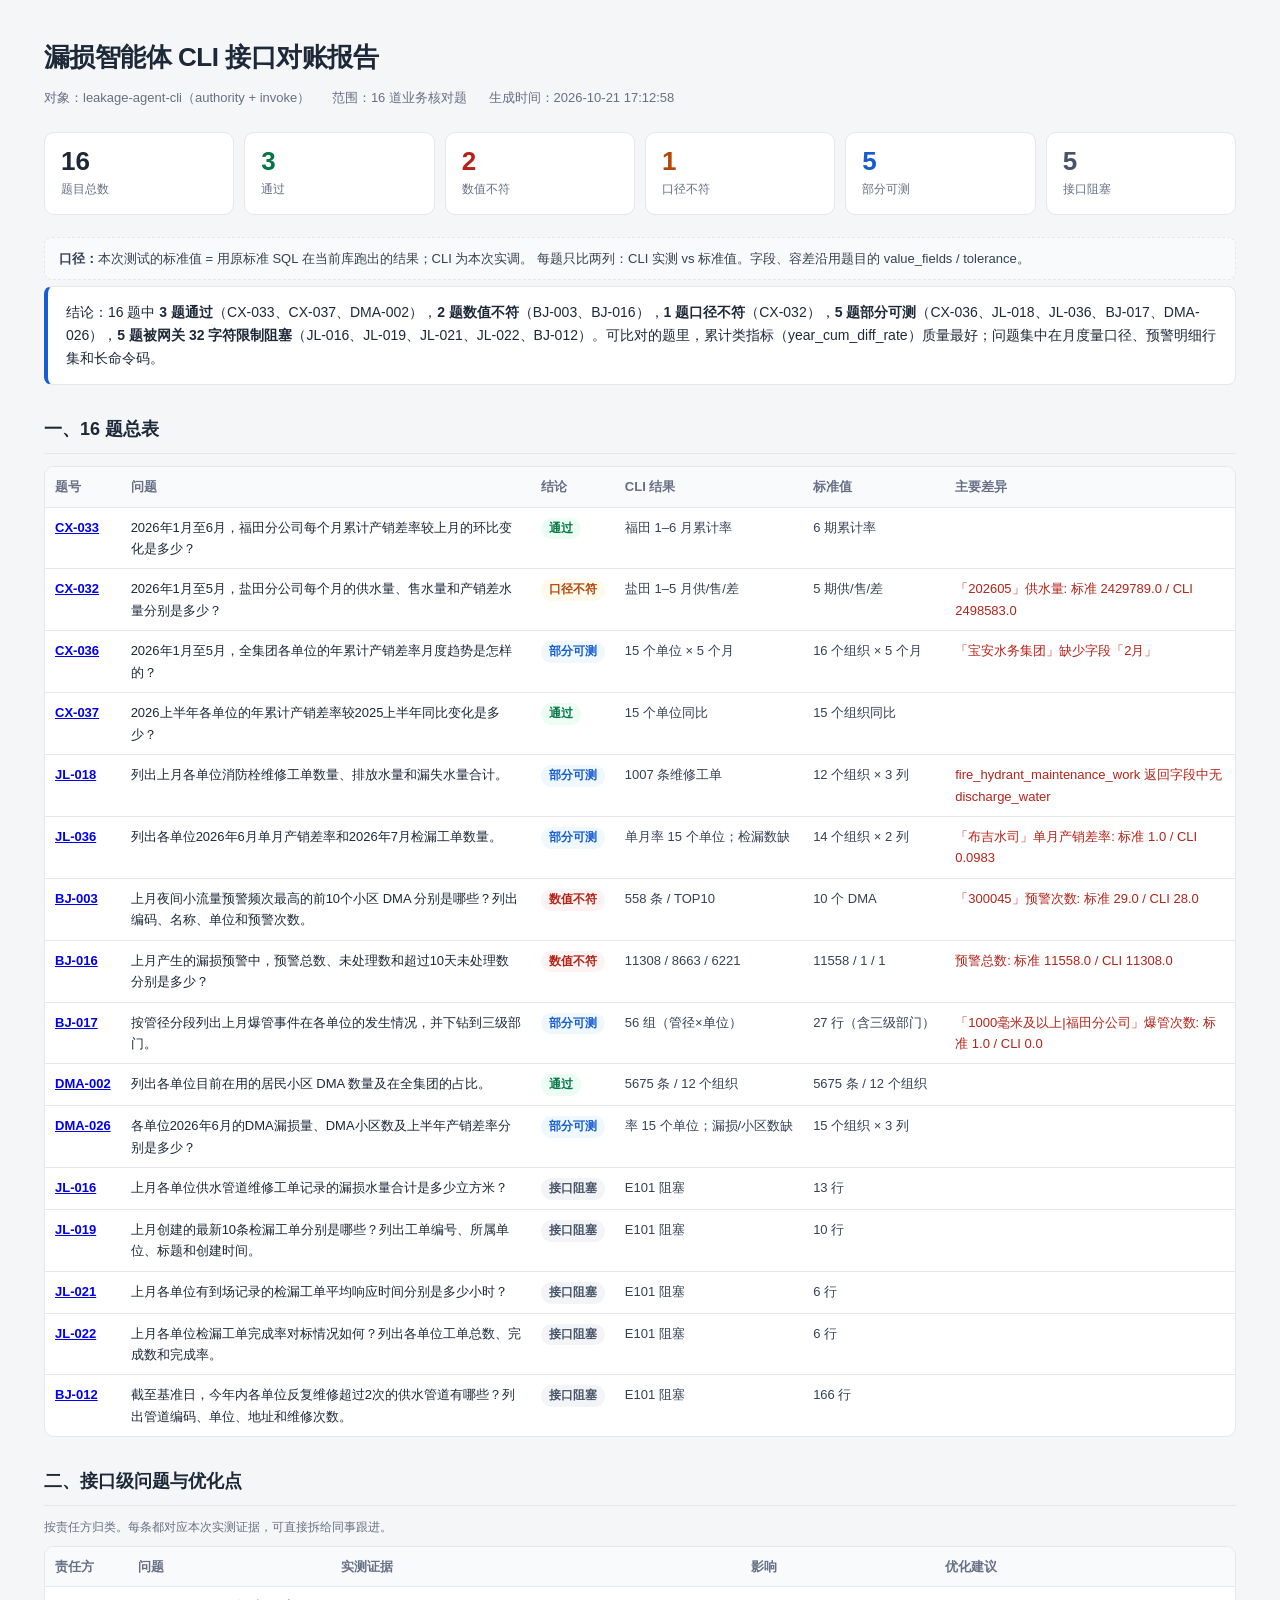
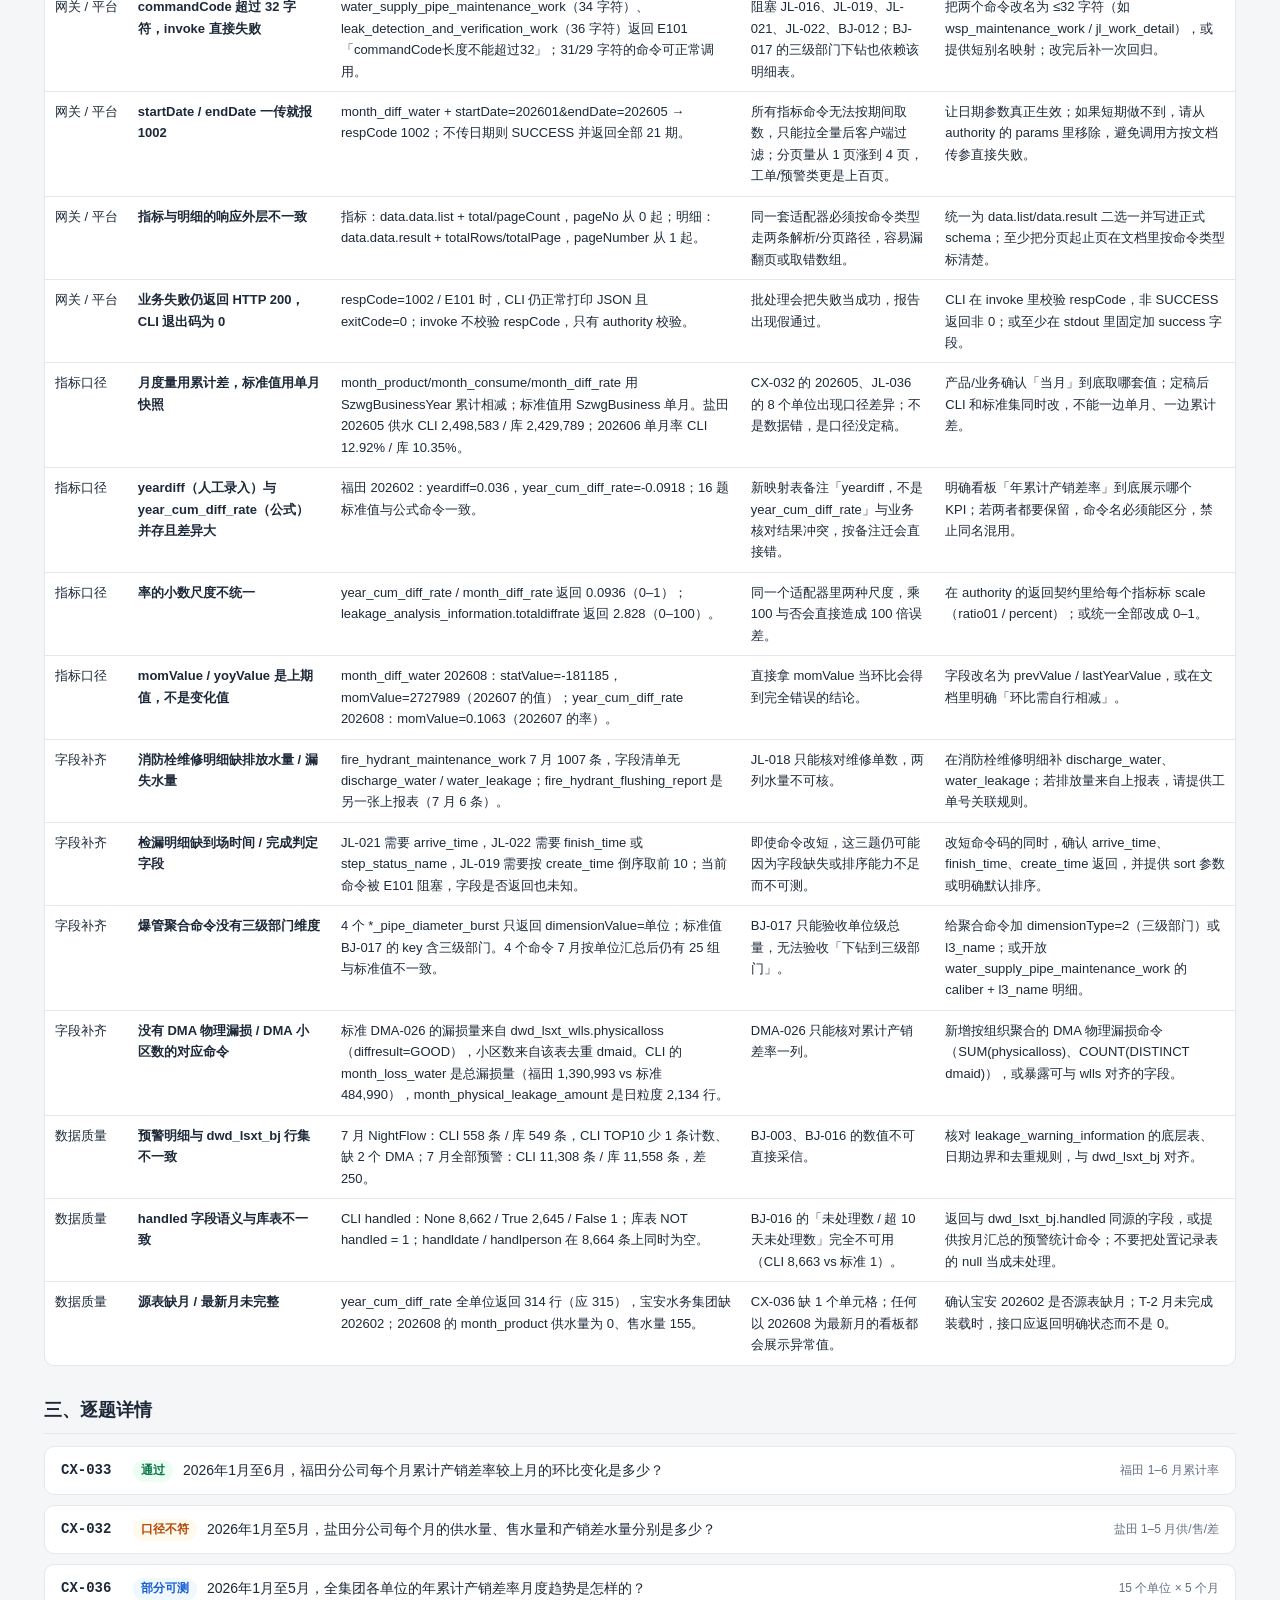
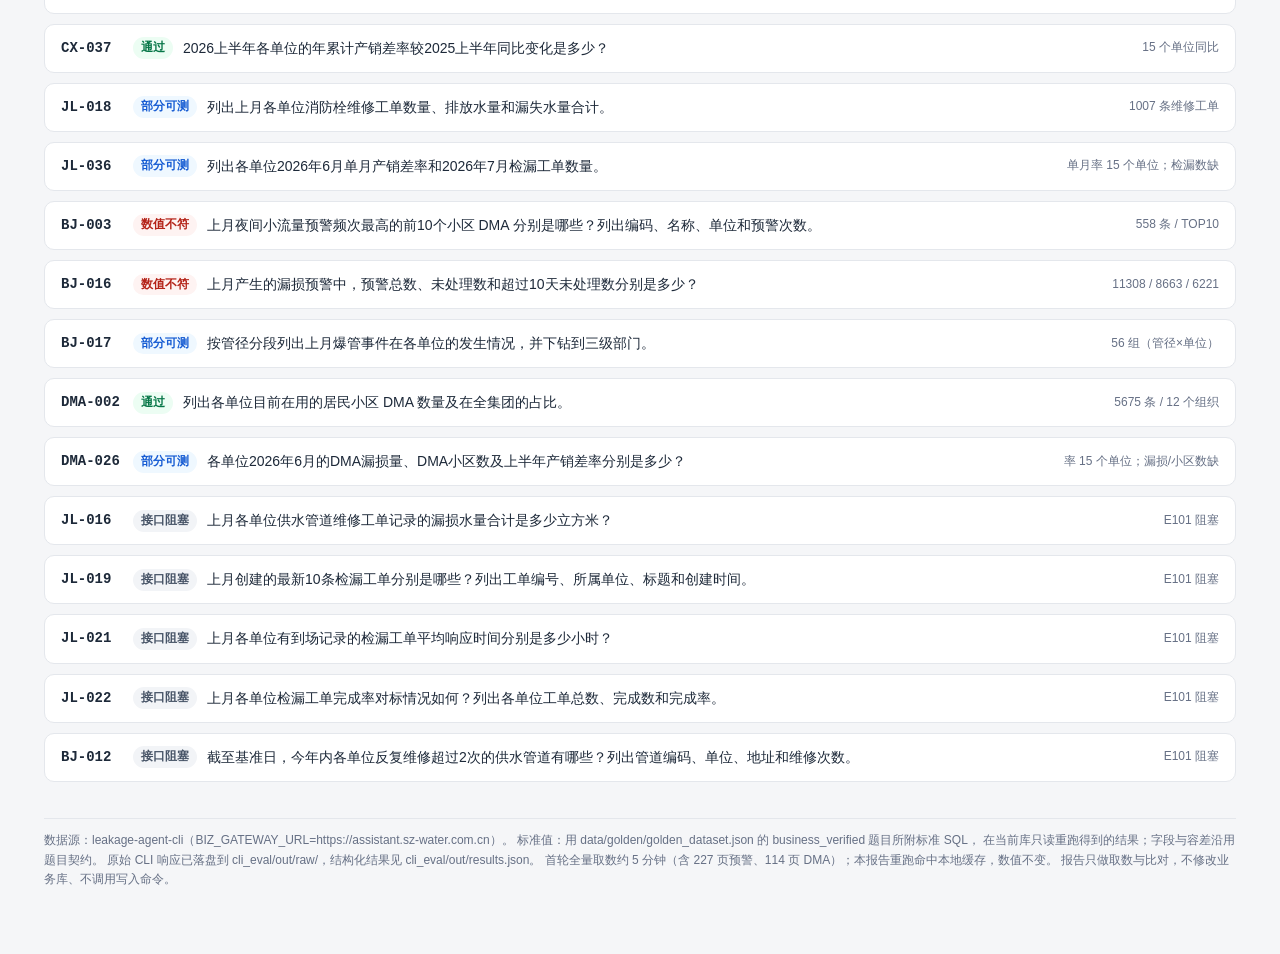
<file: cli_eval/out/cli_eval_report.html>
<!doctype html>
<html lang="zh-CN">
<head>
<meta charset="utf-8">
<meta name="viewport" content="width=device-width, initial-scale=1">
<title>漏损智能体 CLI 接口对账报告</title>
<style>
  :root {
    --bg: #f5f6f8; --panel: #ffffff; --text: #1d2939; --muted: #667085;
    --line: #e4e7ec; --soft: #f9fafb;
    --pass: #067647; --pass-bg: #ecfdf3;
    --fail: #b42318; --fail-bg: #fef3f2;
    --warn: #b54708; --warn-bg: #fffaeb;
    --partial: #175cd3; --partial-bg: #eff8ff;
    --stale: #6941c6; --stale-bg: #f4f3ff;
    --blocked: #475467; --blocked-bg: #f2f4f7;
  }
  * { box-sizing: border-box; }
  body {
    margin: 0; background: var(--bg); color: var(--text);
    font-family: -apple-system, BlinkMacSystemFont, "Segoe UI", "PingFang SC", "Microsoft YaHei", sans-serif;
    font-size: 14px; line-height: 1.65;
  }
  .page { max-width: 1240px; margin: 0 auto; padding: 36px 24px 64px; }
  header { margin-bottom: 24px; }
  h1 { font-size: 26px; margin: 0 0 8px; letter-spacing: -.02em; }
  .sub { color: var(--muted); font-size: 13px; }
  .sub span { margin-right: 18px; white-space: nowrap; }
  .cards { display: grid; grid-template-columns: repeat(6, 1fr); gap: 10px; margin: 22px 0; }
  .card { background: var(--panel); border: 1px solid var(--line); border-radius: 10px; padding: 14px 16px; }
  .card .num { font-size: 26px; font-weight: 700; line-height: 1.1; }
  .card .label { color: var(--muted); font-size: 12px; margin-top: 4px; }
  .card.pass .num { color: var(--pass); } .card.fail .num { color: var(--fail); }
  .card.warn .num { color: var(--warn); } .card.partial .num { color: var(--partial); }
  .card.blocked .num { color: var(--blocked); }
  section { margin-top: 30px; }
  h2 { font-size: 18px; margin: 0 0 12px; padding-bottom: 8px; border-bottom: 1px solid var(--line); }
  h3 { font-size: 15px; margin: 22px 0 8px; }
  h4 { font-size: 13px; color: var(--muted); margin: 18px 0 8px; font-weight: 600; }
  p { margin: 6px 0; }
  .lead { background: var(--panel); border: 1px solid var(--line); border-left: 4px solid var(--partial); border-radius: 8px; padding: 14px 18px; }
  .note { background: var(--soft); border: 1px dashed var(--line); border-radius: 8px; padding: 10px 14px; color: #344054; font-size: 13px; }
  .table-wrap { overflow-x: auto; background: var(--panel); border: 1px solid var(--line); border-radius: 10px; }
  .table-wrap.wide table { min-width: 1080px; }
  table { width: 100%; border-collapse: collapse; font-size: 13px; }
  th, td { text-align: left; padding: 9px 10px; border-bottom: 1px solid var(--line); vertical-align: top; }
  th { background: var(--soft); color: var(--muted); font-weight: 600; white-space: nowrap; }
  tr:last-child td { border-bottom: 0; }
  td.q { min-width: 220px; }
  td:first-child, th:first-child { white-space: nowrap; }
  td.diff { color: var(--fail); min-width: 200px; font-weight: 500; }
  td.sum { color: #344054; font-weight: 500; white-space: nowrap; }
  .diff-expected { color: var(--partial); font-variant-numeric: tabular-nums; }
  .diff-actual { color: var(--fail); font-weight: 600; font-variant-numeric: tabular-nums; }
  .diff-delta { color: var(--warn); font-weight: 700; font-variant-numeric: tabular-nums; }
  td.issue { font-weight: 600; min-width: 180px; }
  td.params { font-family: ui-monospace, SFMono-Regular, Consolas, monospace; font-size: 12px; color: var(--muted); }
  code { font-family: ui-monospace, SFMono-Regular, Consolas, monospace; font-size: 12px; background: var(--soft); padding: 1px 5px; border-radius: 4px; }
  .badge { display: inline-block; padding: 1px 8px; border-radius: 999px; font-size: 12px; font-weight: 600; white-space: nowrap; }
  .badge.pass { color: var(--pass); background: var(--pass-bg); }
  .badge.fail { color: var(--fail); background: var(--fail-bg); }
  .badge.warn { color: var(--warn); background: var(--warn-bg); }
  .badge.partial { color: var(--partial); background: var(--partial-bg); }
  .badge.stale { color: var(--stale); background: var(--stale-bg); }
  .badge.blocked { color: var(--blocked); background: var(--blocked-bg); }
  .case { background: var(--panel); border: 1px solid var(--line); border-radius: 10px; margin-bottom: 10px; overflow: hidden; }
  .case > summary { cursor: pointer; padding: 12px 16px; display: flex; align-items: center; gap: 10px; list-style: none; }
  .case > summary::-webkit-details-marker { display: none; }
  .case-id { font-family: ui-monospace, SFMono-Regular, Consolas, monospace; font-weight: 700; min-width: 62px; }
  .case-q { flex: 1; }
  .case-summary { color: var(--muted); font-size: 12px; white-space: nowrap; max-width: 380px; overflow: hidden; text-overflow: ellipsis; }
  .case-body { padding: 4px 18px 20px; border-top: 1px solid var(--line); }
  .compare-grid { display: grid; grid-template-columns: 1fr 1fr; gap: 0; align-items: start; padding-top: 16px; }
  .compare-grid > .col { min-width: 0; padding: 0 18px; }
  .compare-grid > .col:first-child { padding-left: 0; }
  .compare-grid > .col:last-child { padding-right: 0; border-left: 1px solid var(--line); }
  .compare-grid h4 { margin-top: 0; }
  .compare-grid .cli h4 { color: var(--fail); }
  .compare-grid .std h4 { color: var(--partial); }
  .compare-grid .table-wrap table { font-size: 12px; }
  .compare-grid th, .compare-grid td { padding: 7px 9px; }
  .compare-grid .empty { background: var(--soft); border: 1px dashed var(--line); border-radius: 8px; padding: 18px; text-align: center; }
  .case-body > h4 { margin-top: 24px; padding-top: 16px; border-top: 1px solid var(--line); }
  .meta-grid { display: grid; grid-template-columns: repeat(4, 1fr); gap: 8px 18px; margin: 0; padding: 12px 0 14px; border-bottom: 1px solid var(--line); font-size: 13px; }
  .meta-label { color: var(--muted); margin-right: 8px; }
  .col { min-width: 0; }
  .summary-line { color: var(--muted); font-size: 12px; margin-bottom: 8px; }
  .root { background: var(--warn-bg); border-left: 3px solid var(--warn); padding: 10px 14px; border-radius: 6px; }
  .recommend { background: var(--partial-bg); border-left: 3px solid var(--partial); padding: 10px 14px; border-radius: 6px; }
  .evidence { margin: 6px 0; padding-left: 20px; color: #344054; }
  .evidence li { margin: 3px 0; }
  pre.cmd, pre.sql { margin: 0 0 8px; padding: 12px 14px; background: #1d2939; color: #e4e7ec; border-radius: 8px; overflow: auto; font-family: ui-monospace, SFMono-Regular, Consolas, monospace; font-size: 12px; line-height: 1.6; white-space: pre-wrap; word-break: break-word; }
  pre.cmd code, pre.sql code { background: transparent; color: inherit; padding: 0; border-radius: 0; font-size: inherit; }
  pre.cmd { max-height: 240px; }
  pre.sql { max-height: 420px; }
  .cmd-note { color: var(--muted); font-size: 12px; margin: 2px 0 10px; }
  .empty { color: var(--muted); }
  .ok { color: var(--pass); }
  .more { color: var(--muted); font-size: 12px; padding: 6px 10px; }
  footer { margin-top: 36px; color: var(--muted); font-size: 12px; border-top: 1px solid var(--line); padding-top: 12px; }
  @media (max-width: 900px) {
    .cards { grid-template-columns: repeat(2, 1fr); }
    .meta-grid { grid-template-columns: 1fr; }
    .compare-grid { grid-template-columns: 1fr; }
    .compare-grid > .col { padding: 0; }
    .compare-grid > .col:last-child { border-left: 0; border-top: 1px solid var(--line); padding-top: 14px; margin-top: 14px; }
    .case-summary { display: none; }
  }
  @media print {
    body { background: #fff; }
    .page { max-width: none; padding: 0; }
    .case { break-inside: avoid; }
    details { open: true; }
    .table-wrap { overflow: visible; }
  }
</style>
</head>
<body>
<div class="page">
  <header>
    <h1>漏损智能体 CLI 接口对账报告</h1>
    <div class="sub">
      <span>对象：leakage-agent-cli（authority + invoke）</span>
      <span>范围：16 道业务核对题</span>
      <span>生成时间：2026-10-21 17:12:58</span>
    </div>
  </header>

  <div class="cards"><div class="card neutral"><div class="num">16</div><div class="label">题目总数</div></div><div class="card pass"><div class="num">3</div><div class="label">通过</div></div><div class="card fail"><div class="num">2</div><div class="label">数值不符</div></div><div class="card warn"><div class="num">1</div><div class="label">口径不符</div></div><div class="card partial"><div class="num">5</div><div class="label">部分可测</div></div><div class="card blocked"><div class="num">5</div><div class="label">接口阻塞</div></div></div>

  <p class="note">
    <strong>口径：</strong>本次测试的标准值 = 用原标准 SQL 在当前库跑出的结果；CLI 为本次实调。
    每题只比两列：CLI 实测 vs 标准值。字段、容差沿用题目的 value_fields / tolerance。
  </p>

  <p class="lead">结论：16 题中 <strong>3 题通过</strong>（CX-033、CX-037、DMA-002），<strong>2 题数值不符</strong>（BJ-003、BJ-016），<strong>1 题口径不符</strong>（CX-032），<strong>5 题部分可测</strong>（CX-036、JL-018、JL-036、BJ-017、DMA-026），<strong>5 题被网关 32 字符限制阻塞</strong>（JL-016、JL-019、JL-021、JL-022、BJ-012）。可比对的题里，累计类指标（year_cum_diff_rate）质量最好；问题集中在月度量口径、预警明细行集和长命令码。</p>

  <section>
    <h2>一、16 题总表</h2>
    <div class="table-wrap wide">
      <table>
        <thead><tr><th>题号</th><th>问题</th><th>结论</th><th>CLI 结果</th><th>标准值</th><th>主要差异</th></tr></thead>
        <tbody><tr><td><a href='#CX-033'><strong>CX-033</strong></a></td><td class='q'>2026年1月至6月，福田分公司每个月累计产销差率较上月的环比变化是多少？</td><td><span class="badge pass">通过</span></td><td class='sum'>福田 1–6 月累计率</td><td class='sum'>6 期累计率</td><td class='diff'></td></tr><tr><td><a href='#CX-032'><strong>CX-032</strong></a></td><td class='q'>2026年1月至5月，盐田分公司每个月的供水量、售水量和产销差水量分别是多少？</td><td><span class="badge warn">口径不符</span></td><td class='sum'>盐田 1–5 月供/售/差</td><td class='sum'>5 期供/售/差</td><td class='diff'>「202605」供水量: 标准 2429789.0 / CLI 2498583.0</td></tr><tr><td><a href='#CX-036'><strong>CX-036</strong></a></td><td class='q'>2026年1月至5月，全集团各单位的年累计产销差率月度趋势是怎样的？</td><td><span class="badge partial">部分可测</span></td><td class='sum'>15 个单位 × 5 个月</td><td class='sum'>16 个组织 × 5 个月</td><td class='diff'>「宝安水务集团」缺少字段「2月」</td></tr><tr><td><a href='#CX-037'><strong>CX-037</strong></a></td><td class='q'>2026上半年各单位的年累计产销差率较2025上半年同比变化是多少？</td><td><span class="badge pass">通过</span></td><td class='sum'>15 个单位同比</td><td class='sum'>15 个组织同比</td><td class='diff'></td></tr><tr><td><a href='#JL-018'><strong>JL-018</strong></a></td><td class='q'>列出上月各单位消防栓维修工单数量、排放水量和漏失水量合计。</td><td><span class="badge partial">部分可测</span></td><td class='sum'>1007 条维修工单</td><td class='sum'>12 个组织 × 3 列</td><td class='diff'>fire_hydrant_maintenance_work 返回字段中无 discharge_water</td></tr><tr><td><a href='#JL-036'><strong>JL-036</strong></a></td><td class='q'>列出各单位2026年6月单月产销差率和2026年7月检漏工单数量。</td><td><span class="badge partial">部分可测</span></td><td class='sum'>单月率 15 个单位；检漏数缺</td><td class='sum'>14 个组织 × 2 列</td><td class='diff'>「布吉水司」单月产销差率: 标准 1.0 / CLI 0.0983</td></tr><tr><td><a href='#BJ-003'><strong>BJ-003</strong></a></td><td class='q'>上月夜间小流量预警频次最高的前10个小区 DMA 分别是哪些？列出编码、名称、单位和预警次数。</td><td><span class="badge fail">数值不符</span></td><td class='sum'>558 条 / TOP10</td><td class='sum'>10 个 DMA</td><td class='diff'>「300045」预警次数: 标准 29.0 / CLI 28.0</td></tr><tr><td><a href='#BJ-016'><strong>BJ-016</strong></a></td><td class='q'>上月产生的漏损预警中，预警总数、未处理数和超过10天未处理数分别是多少？</td><td><span class="badge fail">数值不符</span></td><td class='sum'>11308 / 8663 / 6221</td><td class='sum'>11558 / 1 / 1</td><td class='diff'>预警总数: 标准 11558.0 / CLI 11308.0</td></tr><tr><td><a href='#BJ-017'><strong>BJ-017</strong></a></td><td class='q'>按管径分段列出上月爆管事件在各单位的发生情况，并下钻到三级部门。</td><td><span class="badge partial">部分可测</span></td><td class='sum'>56 组（管径×单位）</td><td class='sum'>27 行（含三级部门）</td><td class='diff'>「1000毫米及以上|福田分公司」爆管次数: 标准 1.0 / CLI 0.0</td></tr><tr><td><a href='#DMA-002'><strong>DMA-002</strong></a></td><td class='q'>列出各单位目前在用的居民小区 DMA 数量及在全集团的占比。</td><td><span class="badge pass">通过</span></td><td class='sum'>5675 条 / 12 个组织</td><td class='sum'>5675 条 / 12 个组织</td><td class='diff'></td></tr><tr><td><a href='#DMA-026'><strong>DMA-026</strong></a></td><td class='q'>各单位2026年6月的DMA漏损量、DMA小区数及上半年产销差率分别是多少？</td><td><span class="badge partial">部分可测</span></td><td class='sum'>率 15 个单位；漏损/小区数缺</td><td class='sum'>15 个组织 × 3 列</td><td class='diff'></td></tr><tr><td><a href='#JL-016'><strong>JL-016</strong></a></td><td class='q'>上月各单位供水管道维修工单记录的漏损水量合计是多少立方米？</td><td><span class="badge blocked">接口阻塞</span></td><td class='sum'>E101 阻塞</td><td class='sum'>13 行</td><td class='diff'></td></tr><tr><td><a href='#JL-019'><strong>JL-019</strong></a></td><td class='q'>上月创建的最新10条检漏工单分别是哪些？列出工单编号、所属单位、标题和创建时间。</td><td><span class="badge blocked">接口阻塞</span></td><td class='sum'>E101 阻塞</td><td class='sum'>10 行</td><td class='diff'></td></tr><tr><td><a href='#JL-021'><strong>JL-021</strong></a></td><td class='q'>上月各单位有到场记录的检漏工单平均响应时间分别是多少小时？</td><td><span class="badge blocked">接口阻塞</span></td><td class='sum'>E101 阻塞</td><td class='sum'>6 行</td><td class='diff'></td></tr><tr><td><a href='#JL-022'><strong>JL-022</strong></a></td><td class='q'>上月各单位检漏工单完成率对标情况如何？列出各单位工单总数、完成数和完成率。</td><td><span class="badge blocked">接口阻塞</span></td><td class='sum'>E101 阻塞</td><td class='sum'>6 行</td><td class='diff'></td></tr><tr><td><a href='#BJ-012'><strong>BJ-012</strong></a></td><td class='q'>截至基准日，今年内各单位反复维修超过2次的供水管道有哪些？列出管道编码、单位、地址和维修次数。</td><td><span class="badge blocked">接口阻塞</span></td><td class='sum'>E101 阻塞</td><td class='sum'>166 行</td><td class='diff'></td></tr></tbody>
      </table>
    </div>
  </section>

  <section>
    <h2>二、接口级问题与优化点</h2>
    <p class="summary-line">按责任方归类。每条都对应本次实测证据，可直接拆给同事跟进。</p>
    <div class="table-wrap wide"><table><thead><tr><th>责任方</th><th>问题</th><th>实测证据</th><th>影响</th><th>优化建议</th></tr></thead><tbody><tr><td>网关 / 平台</td><td class='issue'>commandCode 超过 32 字符，invoke 直接失败</td><td>water_supply_pipe_maintenance_work（34 字符）、leak_detection_and_verification_work（36 字符）返回 E101「commandCode长度不能超过32」；31/29 字符的命令可正常调用。</td><td>阻塞 JL-016、JL-019、JL-021、JL-022、BJ-012；BJ-017 的三级部门下钻也依赖该明细表。</td><td>把两个命令改名为 ≤32 字符（如 wsp_maintenance_work / jl_work_detail），或提供短别名映射；改完后补一次回归。</td></tr><tr><td>网关 / 平台</td><td class='issue'>startDate / endDate 一传就报 1002</td><td>month_diff_water + startDate=202601&amp;endDate=202605 → respCode 1002；不传日期则 SUCCESS 并返回全部 21 期。</td><td>所有指标命令无法按期间取数，只能拉全量后客户端过滤；分页量从 1 页涨到 4 页，工单/预警类更是上百页。</td><td>让日期参数真正生效；如果短期做不到，请从 authority 的 params 里移除，避免调用方按文档传参直接失败。</td></tr><tr><td>网关 / 平台</td><td class='issue'>指标与明细的响应外层不一致</td><td>指标：data.data.list + total/pageCount，pageNo 从 0 起；明细：data.data.result + totalRows/totalPage，pageNumber 从 1 起。</td><td>同一套适配器必须按命令类型走两条解析/分页路径，容易漏翻页或取错数组。</td><td>统一为 data.list/data.result 二选一并写进正式 schema；至少把分页起止页在文档里按命令类型标清楚。</td></tr><tr><td>网关 / 平台</td><td class='issue'>业务失败仍返回 HTTP 200，CLI 退出码为 0</td><td>respCode=1002 / E101 时，CLI 仍正常打印 JSON 且 exitCode=0；invoke 不校验 respCode，只有 authority 校验。</td><td>批处理会把失败当成功，报告出现假通过。</td><td>CLI 在 invoke 里校验 respCode，非 SUCCESS 返回非 0；或至少在 stdout 里固定加 success 字段。</td></tr><tr><td>指标口径</td><td class='issue'>月度量用累计差，标准值用单月快照</td><td>month_product/month_consume/month_diff_rate 用 SzwgBusinessYear 累计相减；标准值用 SzwgBusiness 单月。盐田 202605 供水 CLI 2,498,583 / 库 2,429,789；202606 单月率 CLI 12.92% / 库 10.35%。</td><td>CX-032 的 202605、JL-036 的 8 个单位出现口径差异；不是数据错，是口径没定稿。</td><td>产品/业务确认「当月」到底取哪套值；定稿后 CLI 和标准集同时改，不能一边单月、一边累计差。</td></tr><tr><td>指标口径</td><td class='issue'>yeardiff（人工录入）与 year_cum_diff_rate（公式）并存且差异大</td><td>福田 202602：yeardiff=0.036，year_cum_diff_rate=-0.0918；16 题标准值与公式命令一致。</td><td>新映射表备注「yeardiff，不是 year_cum_diff_rate」与业务核对结果冲突，按备注迁会直接错。</td><td>明确看板「年累计产销差率」到底展示哪个 KPI；若两者都要保留，命令名必须能区分，禁止同名混用。</td></tr><tr><td>指标口径</td><td class='issue'>率的小数尺度不统一</td><td>year_cum_diff_rate / month_diff_rate 返回 0.0936（0–1）；leakage_analysis_information.totaldiffrate 返回 2.828（0–100）。</td><td>同一个适配器里两种尺度，乘 100 与否会直接造成 100 倍误差。</td><td>在 authority 的返回契约里给每个指标标 scale（ratio01 / percent）；或统一全部改成 0–1。</td></tr><tr><td>指标口径</td><td class='issue'>momValue / yoyValue 是上期值，不是变化值</td><td>month_diff_water 202608：statValue=-181185，momValue=2727989（202607 的值）；year_cum_diff_rate 202608：momValue=0.1063（202607 的率）。</td><td>直接拿 momValue 当环比会得到完全错误的结论。</td><td>字段改名为 prevValue / lastYearValue，或在文档里明确「环比需自行相减」。</td></tr><tr><td>字段补齐</td><td class='issue'>消防栓维修明细缺排放水量 / 漏失水量</td><td>fire_hydrant_maintenance_work 7 月 1007 条，字段清单无 discharge_water / water_leakage；fire_hydrant_flushing_report 是另一张上报表（7 月 6 条）。</td><td>JL-018 只能核对维修单数，两列水量不可核。</td><td>在消防栓维修明细补 discharge_water、water_leakage；若排放量来自上报表，请提供工单号关联规则。</td></tr><tr><td>字段补齐</td><td class='issue'>检漏明细缺到场时间 / 完成判定字段</td><td>JL-021 需要 arrive_time，JL-022 需要 finish_time 或 step_status_name，JL-019 需要按 create_time 倒序取前 10；当前命令被 E101 阻塞，字段是否返回也未知。</td><td>即使命令改短，这三题仍可能因为字段缺失或排序能力不足而不可测。</td><td>改短命令码的同时，确认 arrive_time、finish_time、create_time 返回，并提供 sort 参数或明确默认排序。</td></tr><tr><td>字段补齐</td><td class='issue'>爆管聚合命令没有三级部门维度</td><td>4 个 *_pipe_diameter_burst 只返回 dimensionValue=单位；标准值 BJ-017 的 key 含三级部门。4 个命令 7 月按单位汇总后仍有 25 组与标准值不一致。</td><td>BJ-017 只能验收单位级总量，无法验收「下钻到三级部门」。</td><td>给聚合命令加 dimensionType=2（三级部门）或 l3_name；或开放 water_supply_pipe_maintenance_work 的 caliber + l3_name 明细。</td></tr><tr><td>字段补齐</td><td class='issue'>没有 DMA 物理漏损 / DMA 小区数的对应命令</td><td>标准 DMA-026 的漏损量来自 dwd_lsxt_wlls.physicalloss（diffresult=GOOD），小区数来自该表去重 dmaid。CLI 的 month_loss_water 是总漏损量（福田 1,390,993 vs 标准 484,990），month_physical_leakage_amount 是日粒度 2,134 行。</td><td>DMA-026 只能核对累计产销差率一列。</td><td>新增按组织聚合的 DMA 物理漏损命令（SUM(physicalloss)、COUNT(DISTINCT dmaid)），或暴露可与 wlls 对齐的字段。</td></tr><tr><td>数据质量</td><td class='issue'>预警明细与 dwd_lsxt_bj 行集不一致</td><td>7 月 NightFlow：CLI 558 条 / 库 549 条，CLI TOP10 少 1 条计数、缺 2 个 DMA；7 月全部预警：CLI 11,308 条 / 库 11,558 条，差 250。</td><td>BJ-003、BJ-016 的数值不可直接采信。</td><td>核对 leakage_warning_information 的底层表、日期边界和去重规则，与 dwd_lsxt_bj 对齐。</td></tr><tr><td>数据质量</td><td class='issue'>handled 字段语义与库表不一致</td><td>CLI handled：None 8,662 / True 2,645 / False 1；库表 NOT handled = 1；handldate / handlperson 在 8,664 条上同时为空。</td><td>BJ-016 的「未处理数 / 超 10 天未处理数」完全不可用（CLI 8,663 vs 标准 1）。</td><td>返回与 dwd_lsxt_bj.handled 同源的字段，或提供按月汇总的预警统计命令；不要把处置记录表的 null 当成未处理。</td></tr><tr><td>数据质量</td><td class='issue'>源表缺月 / 最新月未完整</td><td>year_cum_diff_rate 全单位返回 314 行（应 315），宝安水务集团缺 202602；202608 的 month_product 供水量为 0、售水量 155。</td><td>CX-036 缺 1 个单元格；任何以 202608 为最新月的看板都会展示异常值。</td><td>确认宝安 202602 是否源表缺月；T-2 月未完成装载时，接口应返回明确状态而不是 0。</td></tr></tbody></table></div>
  </section>

  <section>
    <h2>三、逐题详情</h2>
    <div id="CX-033">
<details class="case">
  <summary>
    <span class="case-id">CX-033</span>
    <span class="badge pass">通过</span>
    <span class="case-q">2026年1月至6月，福田分公司每个月累计产销差率较上月的环比变化是多少？</span>
    <span class="case-summary">福田 1–6 月累计率</span>
  </summary>
  <div class="case-body">
    <div class="meta-grid">
      <div><span class="meta-label">场景</span><span>CX</span></div>
      <div><span class="meta-label">结果类型</span><span>detail</span></div>
      <div><span class="meta-label">标准值来源</span><span>本次标准 SQL 重跑</span></div>
      <div><span class="meta-label">取数方式</span><span>CLI 实调 · 原始响应已落盘</span></div>
    </div>

    <div class="compare-grid">
      <div class="col cli">
        <h4>CLI 实测</h4>
        <div class="table-wrap"><table><thead><tr><th>月份(期数)</th><th>累计产销差率</th><th>累计产销差率环比变化</th></tr></thead><tbody><tr><td>202601</td><td>0.0224</td><td>—</td></tr><tr><td>202602</td><td>-0.0918</td><td>-0.1142</td></tr><tr><td>202603</td><td>0.0515</td><td>0.1433</td></tr><tr><td>202604</td><td>0.0509</td><td>-0.0006</td></tr><tr><td>202605</td><td>0.0636</td><td>0.0127</td></tr><tr><td>202606</td><td>0.0665</td><td>0.0029</td></tr></tbody></table></div>
      </div>
      <div class="col std">
        <h4>标准值（本次 SQL 重跑）</h4>
        <div class="table-wrap"><table><thead><tr><th>月份(期数)</th><th>累计产销差率</th><th>累计产销差率环比变化</th></tr></thead><tbody><tr><td>202601</td><td>0.0224</td><td>—</td></tr><tr><td>202602</td><td>-0.0918</td><td>-0.1142</td></tr><tr><td>202603</td><td>0.0515</td><td>0.1433</td></tr><tr><td>202604</td><td>0.0509</td><td>-0.0005</td></tr><tr><td>202605</td><td>0.0636</td><td>0.0126</td></tr><tr><td>202606</td><td>0.0665</td><td>0.0029</td></tr></tbody></table></div>
      </div>
    </div>

    <h4>差异明细（CLI vs 标准值）</h4>
    <p class="ok">无差异</p>

    <h4>根因</h4>
    <p class="root"></p>

    <h4>优化建议</h4>
    <p class="recommend"></p>

    <h4>证据</h4>
    <ul class="evidence"><li>6 期累计率与环比全部命中标准值。</li><li>率尺度为 0–1，与标准值一致。</li></ul>

    <h4>实际传参</h4>
    <pre class="cmd"><code>python -m leakage_agent_cli invoke year_cum_diff_rate --json
  --param periodType=2
  --param dimensionType=1
  --param dimensionValue=福田分公司</code></pre><p class="cmd-note">本次返回 21 行</p><p class="cmd-note">分页由客户端追加：指标 pageNo 从 0 起、pageSize=100；明细 pageNumber 从 1 起、pageSize=50。</p>

    <h4>实际执行的标准 SQL</h4>
    <pre class="sql"><code>SELECT CAST(_g.&quot;月份(期数)&quot; AS int) AS &quot;月份(期数)&quot;, ROUND((_g.rate)::numeric, 4) AS &quot;累计产销差率&quot;, ROUND((_g.mom_change)::numeric, 4) AS &quot;累计产销差率环比变化&quot;
FROM (
SELECT ym AS &quot;月份(期数)&quot;, rate, rate - prev_rate AS mom_change
FROM (
  SELECT ym, rate, LAG(rate) OVER (ORDER BY ym) AS prev_rate
  FROM (
    SELECT f.businessyearmonth AS ym, (SUM(f.totalproduct)-SUM(f.totalconsume))/NULLIF(SUM(f.totalproduct),0) AS rate
    FROM dwd_lsxt_fqcxfx f
    WHERE f.periodtype=&#x27;SzwgBusinessYear&#x27; AND f.businessyearmonth IN (202601,202602,202603,202604,202605,202606) AND f.zoneid=&#x27;F1004&#x27;
    GROUP BY f.businessyearmonth
  ) a
) s
ORDER BY 1 ASC
) _g
ORDER BY 1 ASC</code></pre>
  </div>
</details>
</div><div id="CX-032">
<details class="case">
  <summary>
    <span class="case-id">CX-032</span>
    <span class="badge warn">口径不符</span>
    <span class="case-q">2026年1月至5月，盐田分公司每个月的供水量、售水量和产销差水量分别是多少？</span>
    <span class="case-summary">盐田 1–5 月供/售/差</span>
  </summary>
  <div class="case-body">
    <div class="meta-grid">
      <div><span class="meta-label">场景</span><span>CX</span></div>
      <div><span class="meta-label">结果类型</span><span>detail</span></div>
      <div><span class="meta-label">标准值来源</span><span>本次标准 SQL 重跑</span></div>
      <div><span class="meta-label">取数方式</span><span>CLI 实调 · 原始响应已落盘</span></div>
    </div>

    <div class="compare-grid">
      <div class="col cli">
        <h4>CLI 实测</h4>
        <div class="table-wrap"><table><thead><tr><th>月份(期数)</th><th>供水量</th><th>售水量</th><th>产销差量</th></tr></thead><tbody><tr><td>202601</td><td>2,515,137</td><td>2,298,681</td><td>216,456</td></tr><tr><td>202602</td><td>1,880,361</td><td>2,259,182</td><td>-378,821</td></tr><tr><td>202603</td><td>2,359,162</td><td>1,715,988</td><td>643,174</td></tr><tr><td>202604</td><td>2,338,929</td><td>2,181,838</td><td>157,091</td></tr><tr><td>202605</td><td>2,498,583</td><td>2,144,302</td><td>354,281</td></tr></tbody></table></div>
      </div>
      <div class="col std">
        <h4>标准值（本次 SQL 重跑）</h4>
        <div class="table-wrap"><table><thead><tr><th>月份(期数)</th><th>供水量</th><th>售水量</th><th>产销差量</th></tr></thead><tbody><tr><td>202601</td><td>2,515,137</td><td>2,298,681</td><td>216,456</td></tr><tr><td>202602</td><td>1,880,361</td><td>2,259,182</td><td>-378,821</td></tr><tr><td>202603</td><td>2,359,162</td><td>1,715,988</td><td>643,174</td></tr><tr><td>202604</td><td>2,338,929</td><td>2,181,993</td><td>156,936</td></tr><tr><td>202605</td><td>2,429,789</td><td>2,144,302</td><td>285,487</td></tr></tbody></table></div>
      </div>
    </div>

    <h4>差异明细（CLI vs 标准值）</h4>
    <div class="table-wrap"><table><thead><tr><th>类型</th><th>键</th><th>字段</th><th>标准值</th><th>CLI 值</th><th>差值</th><th>说明</th></tr></thead><tbody><tr><td>VALUE_DIFF</td><td>202605</td><td>供水量</td><td class="diff-expected">2,429,789</td><td class="diff-actual">2,498,583</td><td class="diff-delta">68,794</td><td>「202605」供水量: 标准 2429789.0 / CLI 2498583.0</td></tr><tr><td>VALUE_DIFF</td><td>202605</td><td>产销差量</td><td class="diff-expected">285,487</td><td class="diff-actual">354,281</td><td class="diff-delta">68,794</td><td>「202605」产销差量: 标准 285487.0 / CLI 354281.0</td></tr></tbody></table></div>

    <h4>根因</h4>
    <p class="root">CLI 的 month_product / month_consume 用 SzwgBusinessYear 年累计相减得到当月值；标准值用 dwd_lsxt_fqcxfx 的 SzwgBusiness 单月快照。前 3 个月两套值恰好相等，202604 起累计口径被修订，差异暴露。</p>

    <h4>优化建议</h4>
    <p class="recommend">统一「当月水量」口径：要么 CLI 直接暴露 SzwgBusiness 单月值，要么标准集改用 SzwgBusinessYear 累计差并重新业务确认。在口径定稿前，不要把 month_* 当成唯一当月来源。</p>

    <h4>证据</h4>
    <ul class="evidence"><li>202604 售水量：CLI 2181838 / 标准 2181993</li><li>202605 供水量：CLI 2498583 / 标准 2429789</li><li>验证：year_cum_product(202605)-year_cum_product(202604)=2498583，与 CLI 完全一致</li></ul>

    <h4>实际传参</h4>
    <pre class="cmd"><code>python -m leakage_agent_cli invoke month_product --json
  --param periodType=2
  --param dimensionType=1
  --param dimensionValue=盐田分公司</code></pre><p class="cmd-note">本次返回 21 行</p><pre class="cmd"><code>python -m leakage_agent_cli invoke month_consume --json
  --param periodType=2
  --param dimensionType=1
  --param dimensionValue=盐田分公司</code></pre><p class="cmd-note">本次返回 21 行</p><pre class="cmd"><code>python -m leakage_agent_cli invoke month_diff_water --json
  --param periodType=2
  --param dimensionType=1
  --param dimensionValue=盐田分公司</code></pre><p class="cmd-note">本次返回 21 行</p><p class="cmd-note">分页由客户端追加：指标 pageNo 从 0 起、pageSize=100；明细 pageNumber 从 1 起、pageSize=50。</p>

    <h4>实际执行的标准 SQL</h4>
    <pre class="sql"><code>SELECT CAST(_g.&quot;月份(期数)&quot; AS int) AS &quot;月份(期数)&quot;, ROUND((_g.supply)::numeric, 4) AS &quot;供水量&quot;, ROUND((_g.sales)::numeric, 4) AS &quot;售水量&quot;, ROUND((_g.diff_vol)::numeric, 4) AS &quot;产销差量&quot;
FROM (
SELECT f.businessyearmonth AS &quot;月份(期数)&quot;, SUM(f.totalproduct) AS supply,
       SUM(f.totalconsume) AS sales, SUM(f.totalproduct)-SUM(f.totalconsume) AS diff_vol
FROM dwd_lsxt_fqcxfx f
WHERE f.periodtype=&#x27;SzwgBusiness&#x27; AND f.businessyearmonth IN (202601,202602,202603,202604,202605) AND f.zoneid=&#x27;F1001&#x27;
GROUP BY 1
ORDER BY 1 ASC
) _g
ORDER BY 1 ASC</code></pre>
  </div>
</details>
</div><div id="CX-036">
<details class="case">
  <summary>
    <span class="case-id">CX-036</span>
    <span class="badge partial">部分可测</span>
    <span class="case-q">2026年1月至5月，全集团各单位的年累计产销差率月度趋势是怎样的？</span>
    <span class="case-summary">15 个单位 × 5 个月</span>
  </summary>
  <div class="case-body">
    <div class="meta-grid">
      <div><span class="meta-label">场景</span><span>CX</span></div>
      <div><span class="meta-label">结果类型</span><span>detail</span></div>
      <div><span class="meta-label">标准值来源</span><span>本次标准 SQL 重跑</span></div>
      <div><span class="meta-label">取数方式</span><span>CLI 实调 · 原始响应已落盘</span></div>
    </div>

    <div class="compare-grid">
      <div class="col cli">
        <h4>CLI 实测</h4>
        <div class="table-wrap"><table><thead><tr><th>组织</th><th>1月</th><th>2月</th><th>3月</th><th>4月</th><th>5月</th></tr></thead><tbody><tr><td>龙岗水务集团</td><td>0.0899</td><td>-0.0675</td><td>0.09</td><td>0.0886</td><td>0.0981</td></tr><tr><td>光明水务集团</td><td>0.0177</td><td>-0.1463</td><td>0.0234</td><td>0.0242</td><td>0.0317</td></tr><tr><td>宝安水务集团</td><td>0.039</td><td>—</td><td>0.0532</td><td>0.0478</td><td>0.0581</td></tr><tr><td>大鹏新区水务</td><td>0.0902</td><td>-0.0016</td><td>0.1118</td><td>0.0948</td><td>0.1203</td></tr><tr><td>深汕水务</td><td>0.1007</td><td>0.1258</td><td>0.1234</td><td>0.1176</td><td>0.113</td></tr><tr><td>布吉水司</td><td>-0.1301</td><td>-0.2032</td><td>0.0316</td><td>0.039</td><td>0.0544</td></tr><tr><td>福田分公司</td><td>0.0224</td><td>-0.0918</td><td>0.0515</td><td>0.0509</td><td>0.0636</td></tr><tr><td>罗湖分公司</td><td>0.0898</td><td>-0.0181</td><td>0.1141</td><td>0.1151</td><td>0.1277</td></tr><tr><td>集团</td><td>0.0466</td><td>-0.1017</td><td>0.0663</td><td>0.0649</td><td>0.076</td></tr><tr><td>集团本部</td><td>0.0784</td><td>-0.044</td><td>0.0916</td><td>0.0894</td><td>0.0995</td></tr><tr><td>盐田分公司</td><td>0.0861</td><td>-0.0369</td><td>0.0712</td><td>0.0701</td><td>0.0856</td></tr><tr><td>龙华水务集团</td><td>0.0353</td><td>-0.1535</td><td>0.0332</td><td>0.0368</td><td>0.0529</td></tr><tr><td>南山分公司</td><td>0.1199</td><td>-0.0135</td><td>0.1202</td><td>0.1154</td><td>0.122</td></tr><tr><td>坪地供水</td><td>0.016</td><td>-0.1101</td><td>0.0421</td><td>0.0535</td><td>0.0736</td></tr><tr><td>莲塘供水</td><td>0.1107</td><td>0.0614</td><td>0.1608</td><td>0.1401</td><td>0.1434</td></tr></tbody></table></div>
      </div>
      <div class="col std">
        <h4>标准值（本次 SQL 重跑）</h4>
        <div class="table-wrap"><table><thead><tr><th>组织</th><th>1月</th><th>2月</th><th>3月</th><th>4月</th><th>5月</th></tr></thead><tbody><tr><td>光明水务集团</td><td>0.0177</td><td>-0.1463</td><td>0.0234</td><td>0.0242</td><td>0.0317</td></tr><tr><td>南山分公司</td><td>0.1199</td><td>-0.0135</td><td>0.1202</td><td>0.1154</td><td>0.122</td></tr><tr><td>坪地供水</td><td>0.016</td><td>-0.1101</td><td>0.0421</td><td>0.0535</td><td>0.0736</td></tr><tr><td>大鹏新区分公司</td><td>0.0902</td><td>-0.0016</td><td>0.1118</td><td>0.0948</td><td>0.1203</td></tr><tr><td>宝安水务集团</td><td>0.039</td><td>-0.1498</td><td>0.0532</td><td>0.0478</td><td>0.0581</td></tr><tr><td>布吉水司</td><td>-0.1301</td><td>-0.2032</td><td>0.0316</td><td>0.039</td><td>0.0544</td></tr><tr><td>深圳环境水务集团</td><td>0.0466</td><td>-0.1017</td><td>0.0663</td><td>0.0649</td><td>0.076</td></tr><tr><td>深汕水务</td><td>0.1007</td><td>0.1258</td><td>0.1234</td><td>0.1176</td><td>0.113</td></tr><tr><td>盐田分公司</td><td>0.0861</td><td>-0.0369</td><td>0.0712</td><td>0.0701</td><td>0.0856</td></tr><tr><td>福田分公司</td><td>0.0224</td><td>-0.0918</td><td>0.0515</td><td>0.0509</td><td>0.0636</td></tr><tr><td>罗湖分公司</td><td>0.0898</td><td>-0.0181</td><td>0.1141</td><td>0.1151</td><td>0.1277</td></tr><tr><td>莲塘供水</td><td>0.1107</td><td>0.0614</td><td>0.1608</td><td>0.1401</td><td>0.1434</td></tr><tr><td>集团合计</td><td>0.0596</td><td>-0.0942</td><td>0.0689</td><td>0.0669</td><td>0.0776</td></tr><tr><td>集团本部</td><td>0.0784</td><td>-0.044</td><td>0.0916</td><td>0.0894</td><td>0.0995</td></tr><tr><td>龙华水务集团</td><td>0.0353</td><td>-0.1535</td><td>0.0332</td><td>0.0368</td><td>0.0529</td></tr><tr><td>龙岗水务集团</td><td>0.0899</td><td>-0.0675</td><td>0.09</td><td>0.0886</td><td>0.0981</td></tr></tbody></table></div>
      </div>
    </div>

    <h4>差异明细（CLI vs 标准值）</h4>
    <div class="table-wrap"><table><thead><tr><th>类型</th><th>键</th><th>字段</th><th>标准值</th><th>CLI 值</th><th>差值</th><th>说明</th></tr></thead><tbody><tr><td>MISSING_FIELD</td><td>宝安水务集团</td><td>2月</td><td class="diff-expected">-0.1498</td><td class="diff-actual">—</td><td class="diff-delta">—</td><td>「宝安水务集团」缺少字段「2月」</td></tr><tr><td>MISSING_ROW</td><td>集团合计</td><td>—</td><td class="diff-expected">—</td><td class="diff-actual">—</td><td class="diff-delta">—</td><td>CLI 未返回「集团合计」</td></tr></tbody></table></div>

    <h4>根因</h4>
    <p class="root">CLI 返回 15 个单位；标准值有 16 行。缺少组织：集团合计。</p>

    <h4>优化建议</h4>
    <p class="recommend">补齐组织别名（尤其大鹏环水公司→大鹏新区分公司、环水集团→深圳环境水务集团），并确认「集团合计」行是否应由集团级聚合命令单独返回；宝安水务集团 202602 缺失需要大数据确认是否源表缺月。</p>

    <h4>证据</h4>
    <ul class="evidence"><li>CLI 实际单位：光明水务集团、南山分公司、坪地供水、大鹏新区水务、宝安水务集团、布吉水司、深汕水务、盐田分公司、福田分公司、罗湖分公司、莲塘供水、集团、集团本部、龙华水务集团、龙岗水务集团</li><li>缺失行 1，数值差异 0</li><li>率尺度 0–1，与标准值一致</li></ul>

    <h4>实际传参</h4>
    <pre class="cmd"><code>python -m leakage_agent_cli invoke year_cum_diff_rate --json
  --param dimensionType=1</code></pre><p class="cmd-note">本次返回 314 行</p><p class="cmd-note">分页由客户端追加：指标 pageNo 从 0 起、pageSize=100；明细 pageNumber 从 1 起、pageSize=50。</p>

    <h4>实际执行的标准 SQL</h4>
    <pre class="sql"><code>SELECT _g.&quot;组织&quot; AS &quot;组织&quot;, ROUND((_g.jan)::numeric, 4) AS &quot;1月&quot;, ROUND((_g.feb)::numeric, 4) AS &quot;2月&quot;, ROUND((_g.mar)::numeric, 4) AS &quot;3月&quot;, ROUND((_g.apr)::numeric, 4) AS &quot;4月&quot;, ROUND((_g.may)::numeric, 4) AS &quot;5月&quot;
FROM (
SELECT &quot;组织&quot;, jan, feb, mar, apr, may FROM (
  SELECT 
CASE t.zoneid WHEN &#x27;F1&#x27; THEN &#x27;深圳环境水务集团&#x27;
     WHEN &#x27;F100&#x27; THEN &#x27;集团本部&#x27;
     WHEN &#x27;F1001&#x27; THEN &#x27;盐田分公司&#x27;
     WHEN &#x27;F1002&#x27; THEN &#x27;罗湖分公司&#x27; WHEN &#x27;F1004&#x27; THEN &#x27;福田分公司&#x27; WHEN &#x27;F1003&#x27; THEN &#x27;南山分公司&#x27;
     WHEN &#x27;F1007&#x27; THEN &#x27;宝安水务集团&#x27; WHEN &#x27;F1501&#x27; THEN &#x27;龙岗水务集团&#x27;
     WHEN &#x27;F1500&#x27; THEN &#x27;龙华水务集团&#x27; WHEN &#x27;F1005&#x27; THEN &#x27;光明水务集团&#x27;
     WHEN &#x27;F1012&#x27; THEN &#x27;大鹏新区分公司&#x27; WHEN &#x27;F1014&#x27; THEN &#x27;布吉水司&#x27;
     WHEN &#x27;F1013&#x27; THEN &#x27;莲塘供水&#x27; WHEN &#x27;F1009&#x27; THEN &#x27;坪地供水&#x27; WHEN &#x27;F1011&#x27; THEN &#x27;深汕水务&#x27;
     ELSE t.zoneid END AS &quot;组织&quot;, MAX(CASE WHEN t.businessyearmonth=CAST(202601 AS int) THEN t.rate END) AS jan,
       MAX(CASE WHEN t.businessyearmonth=CAST(202602 AS int) THEN t.rate END) AS feb,
       MAX(CASE WHEN t.businessyearmonth=CAST(202603 AS int) THEN t.rate END) AS mar,
       MAX(CASE WHEN t.businessyearmonth=CAST(202604 AS int) THEN t.rate END) AS apr,
       MAX(CASE WHEN t.businessyearmonth=CAST(202605 AS int) THEN t.rate END) AS may
  FROM (
    SELECT f.zoneid, f.businessyearmonth, (SUM(f.totalproduct)-SUM(f.totalconsume))/NULLIF(SUM(f.totalproduct),0) AS rate
    FROM dwd_lsxt_fqcxfx f
    WHERE f.periodtype=&#x27;SzwgBusinessYear&#x27; AND f.businessyearmonth IN (202601,202602,202603,202604,202605)
    GROUP BY f.zoneid, f.businessyearmonth
  ) t
  GROUP BY t.zoneid
) x
UNION ALL
SELECT &#x27;集团合计&#x27; AS &quot;组织&quot;, jan, feb, mar, apr, may FROM (
  SELECT MAX(CASE WHEN g.businessyearmonth=CAST(202601 AS int) THEN g.rate END) AS jan,
       MAX(CASE WHEN g.businessyearmonth=CAST(202602 AS int) THEN g.rate END) AS feb,
       MAX(CASE WHEN g.businessyearmonth=CAST(202603 AS int) THEN g.rate END) AS mar,
       MAX(CASE WHEN g.businessyearmonth=CAST(202604 AS int) THEN g.rate END) AS apr,
       MAX(CASE WHEN g.businessyearmonth=CAST(202605 AS int) THEN g.rate END) AS may
  FROM (
    SELECT f.businessyearmonth, (SUM(f.totalproduct)-SUM(f.totalconsume))/NULLIF(SUM(f.totalproduct),0) AS rate
    FROM dwd_lsxt_fqcxfx f
    WHERE f.periodtype=&#x27;SzwgBusinessYear&#x27; AND f.businessyearmonth IN (202601,202602,202603,202604,202605)
      AND f.zoneid IN (&#x27;F1001&#x27;,&#x27;F1002&#x27;,&#x27;F1004&#x27;,&#x27;F1003&#x27;,&#x27;F1007&#x27;,&#x27;F1501&#x27;,&#x27;F1005&#x27;,&#x27;F1500&#x27;,&#x27;F1013&#x27;,&#x27;F1009&#x27;,&#x27;F1012&#x27;,&#x27;F1011&#x27;)
    GROUP BY f.businessyearmonth
  ) g
) y
ORDER BY 1 ASC
) _g
ORDER BY 1 ASC</code></pre>
  </div>
</details>
</div><div id="CX-037">
<details class="case">
  <summary>
    <span class="case-id">CX-037</span>
    <span class="badge pass">通过</span>
    <span class="case-q">2026上半年各单位的年累计产销差率较2025上半年同比变化是多少？</span>
    <span class="case-summary">15 个单位同比</span>
  </summary>
  <div class="case-body">
    <div class="meta-grid">
      <div><span class="meta-label">场景</span><span>CX</span></div>
      <div><span class="meta-label">结果类型</span><span>detail</span></div>
      <div><span class="meta-label">标准值来源</span><span>本次标准 SQL 重跑</span></div>
      <div><span class="meta-label">取数方式</span><span>CLI 实调 · 原始响应已落盘</span></div>
    </div>

    <div class="compare-grid">
      <div class="col cli">
        <h4>CLI 实测</h4>
        <div class="table-wrap"><table><thead><tr><th>组织</th><th>2026上半年产销差率</th><th>2025上半年产销差率</th><th>同比变化</th></tr></thead><tbody><tr><td>龙岗水务集团</td><td>0.0959</td><td>0.1082</td><td>-0.0123</td></tr><tr><td>光明水务集团</td><td>0.0272</td><td>0.0578</td><td>-0.0306</td></tr><tr><td>宝安水务集团</td><td>0.0545</td><td>0.0718</td><td>-0.0173</td></tr><tr><td>大鹏新区水务</td><td>0.1216</td><td>0.0766</td><td>0.045</td></tr><tr><td>深汕水务</td><td>0.1011</td><td>0.107</td><td>-0.0059</td></tr><tr><td>布吉水司</td><td>0.0623</td><td>0.117</td><td>-0.0547</td></tr><tr><td>福田分公司</td><td>0.0665</td><td>0.0978</td><td>-0.0313</td></tr><tr><td>罗湖分公司</td><td>0.1208</td><td>0.1343</td><td>-0.0135</td></tr><tr><td>集团</td><td>0.0754</td><td>0.0837</td><td>-0.0083</td></tr><tr><td>集团本部</td><td>0.0991</td><td>0.0987</td><td>0.0004</td></tr><tr><td>盐田分公司</td><td>0.0936</td><td>0.0773</td><td>0.0163</td></tr><tr><td>龙华水务集团</td><td>0.0572</td><td>0.0308</td><td>0.0264</td></tr><tr><td>南山分公司</td><td>0.1203</td><td>0.114</td><td>0.0063</td></tr><tr><td>坪地供水</td><td>0.0742</td><td>0.091</td><td>-0.0168</td></tr><tr><td>莲塘供水</td><td>0.1404</td><td>0.179</td><td>-0.0386</td></tr></tbody></table></div>
      </div>
      <div class="col std">
        <h4>标准值（本次 SQL 重跑）</h4>
        <div class="table-wrap"><table><thead><tr><th>组织</th><th>2026上半年产销差率</th><th>2025上半年产销差率</th><th>同比变化</th></tr></thead><tbody><tr><td>布吉水司</td><td>0.0623</td><td>0.117</td><td>-0.0548</td></tr><tr><td>莲塘供水</td><td>0.1404</td><td>0.179</td><td>-0.0386</td></tr><tr><td>福田分公司</td><td>0.0665</td><td>0.0978</td><td>-0.0313</td></tr><tr><td>光明水务集团</td><td>0.0272</td><td>0.0578</td><td>-0.0306</td></tr><tr><td>宝安水务集团</td><td>0.0545</td><td>0.0718</td><td>-0.0173</td></tr><tr><td>坪地供水</td><td>0.0742</td><td>0.091</td><td>-0.0168</td></tr><tr><td>罗湖分公司</td><td>0.1208</td><td>0.1343</td><td>-0.0135</td></tr><tr><td>龙岗水务集团</td><td>0.0959</td><td>0.1082</td><td>-0.0122</td></tr><tr><td>深圳环境水务集团</td><td>0.0754</td><td>0.0837</td><td>-0.0084</td></tr><tr><td>深汕水务</td><td>0.1011</td><td>0.107</td><td>-0.006</td></tr><tr><td>集团本部</td><td>0.0991</td><td>0.0987</td><td>0.0004</td></tr><tr><td>南山分公司</td><td>0.1203</td><td>0.114</td><td>0.0063</td></tr><tr><td>盐田分公司</td><td>0.0936</td><td>0.0773</td><td>0.0163</td></tr><tr><td>龙华水务集团</td><td>0.0572</td><td>0.0308</td><td>0.0264</td></tr><tr><td>大鹏新区分公司</td><td>0.1216</td><td>0.0766</td><td>0.0449</td></tr></tbody></table></div>
      </div>
    </div>

    <h4>差异明细（CLI vs 标准值）</h4>
    <p class="ok">无差异</p>

    <h4>根因</h4>
    <p class="root"></p>

    <h4>优化建议</h4>
    <p class="recommend"></p>

    <h4>证据</h4>
    <ul class="evidence"><li>使用 year_cum_diff_rate 的 202606 与 202506 两期值相减</li><li>CLI 实际单位数 15，标准值 15 行</li></ul>

    <h4>实际传参</h4>
    <pre class="cmd"><code>python -m leakage_agent_cli invoke year_cum_diff_rate --json
  --param dimensionType=1</code></pre><p class="cmd-note">本次返回 314 行</p><p class="cmd-note">分页由客户端追加：指标 pageNo 从 0 起、pageSize=100；明细 pageNumber 从 1 起、pageSize=50。</p>

    <h4>实际执行的标准 SQL</h4>
    <pre class="sql"><code>SELECT _g.&quot;组织&quot; AS &quot;组织&quot;, ROUND((_g.rate_2026)::numeric, 4) AS &quot;2026上半年产销差率&quot;, ROUND((_g.rate_2025)::numeric, 4) AS &quot;2025上半年产销差率&quot;, ROUND((_g.yoy_change)::numeric, 4) AS &quot;同比变化&quot;
FROM (
SELECT 
CASE f.zoneid WHEN &#x27;F1&#x27; THEN &#x27;深圳环境水务集团&#x27;
     WHEN &#x27;F100&#x27; THEN &#x27;集团本部&#x27;
     WHEN &#x27;F1001&#x27; THEN &#x27;盐田分公司&#x27;
     WHEN &#x27;F1002&#x27; THEN &#x27;罗湖分公司&#x27; WHEN &#x27;F1004&#x27; THEN &#x27;福田分公司&#x27; WHEN &#x27;F1003&#x27; THEN &#x27;南山分公司&#x27;
     WHEN &#x27;F1007&#x27; THEN &#x27;宝安水务集团&#x27; WHEN &#x27;F1501&#x27; THEN &#x27;龙岗水务集团&#x27;
     WHEN &#x27;F1500&#x27; THEN &#x27;龙华水务集团&#x27; WHEN &#x27;F1005&#x27; THEN &#x27;光明水务集团&#x27;
     WHEN &#x27;F1012&#x27; THEN &#x27;大鹏新区分公司&#x27; WHEN &#x27;F1014&#x27; THEN &#x27;布吉水司&#x27;
     WHEN &#x27;F1013&#x27; THEN &#x27;莲塘供水&#x27; WHEN &#x27;F1009&#x27; THEN &#x27;坪地供水&#x27; WHEN &#x27;F1011&#x27; THEN &#x27;深汕水务&#x27;
     ELSE f.zoneid END AS &quot;组织&quot;, c.rate AS rate_2026, y.rate AS rate_2025, c.rate - y.rate AS yoy_change
FROM (
  SELECT f.zoneid, (SUM(f.totalproduct)-SUM(f.totalconsume))/NULLIF(SUM(f.totalproduct),0) AS rate FROM dwd_lsxt_fqcxfx f
  WHERE f.periodtype=&#x27;SzwgBusinessYear&#x27; AND f.businessyearmonth=CAST(202606 AS int)
  GROUP BY f.zoneid
) c
JOIN (
  SELECT f.zoneid, (SUM(f.totalproduct)-SUM(f.totalconsume))/NULLIF(SUM(f.totalproduct),0) AS rate FROM dwd_lsxt_fqcxfx f
  WHERE f.periodtype=&#x27;SzwgBusinessYear&#x27; AND f.businessyearmonth=CAST(202606 AS int)-100
  GROUP BY f.zoneid
) y ON c.zoneid=y.zoneid
JOIN dwd_lsxt_fqcxfx f ON f.zoneid=c.zoneid
 AND f.periodtype=&#x27;SzwgBusinessYear&#x27; AND f.businessyearmonth=CAST(202606 AS int)
GROUP BY c.zoneid, c.rate, y.rate, f.zoneid
ORDER BY yoy_change ASC NULLS LAST, 1 ASC
) _g
ORDER BY &quot;同比变化&quot; ASC NULLS LAST, 1 ASC</code></pre>
  </div>
</details>
</div><div id="JL-018">
<details class="case">
  <summary>
    <span class="case-id">JL-018</span>
    <span class="badge partial">部分可测</span>
    <span class="case-q">列出上月各单位消防栓维修工单数量、排放水量和漏失水量合计。</span>
    <span class="case-summary">1007 条维修工单</span>
  </summary>
  <div class="case-body">
    <div class="meta-grid">
      <div><span class="meta-label">场景</span><span>JL</span></div>
      <div><span class="meta-label">结果类型</span><span>detail</span></div>
      <div><span class="meta-label">标准值来源</span><span>本次标准 SQL 重跑</span></div>
      <div><span class="meta-label">取数方式</span><span>CLI 实调 · 原始响应已落盘</span></div>
    </div>

    <div class="compare-grid">
      <div class="col cli">
        <h4>CLI 实测</h4>
        <div class="table-wrap"><table><thead><tr><th>组织</th><th>维修单数</th><th>排放水量</th><th>漏失水量</th></tr></thead><tbody><tr><td>光明水务集团</td><td>201</td><td>—</td><td>—</td></tr><tr><td>南山分公司</td><td>42</td><td>—</td><td>—</td></tr><tr><td>坪地供水</td><td>18</td><td>—</td><td>—</td></tr><tr><td>大鹏新区水务</td><td>8</td><td>—</td><td>—</td></tr><tr><td>宝安水务集团</td><td>95</td><td>—</td><td>—</td></tr><tr><td>深汕水务</td><td>3</td><td>—</td><td>—</td></tr><tr><td>盐田分公司</td><td>13</td><td>—</td><td>—</td></tr><tr><td>福田分公司</td><td>275</td><td>—</td><td>—</td></tr><tr><td>罗湖分公司</td><td>15</td><td>—</td><td>—</td></tr><tr><td>莲塘供水</td><td>2</td><td>—</td><td>—</td></tr><tr><td>龙华水务集团</td><td>217</td><td>—</td><td>—</td></tr><tr><td>龙岗水务集团</td><td>118</td><td>—</td><td>—</td></tr></tbody></table></div>
      </div>
      <div class="col std">
        <h4>标准值（本次 SQL 重跑）</h4>
        <div class="table-wrap"><table><thead><tr><th>组织</th><th>维修单数</th><th>排放水量</th><th>漏失水量</th></tr></thead><tbody><tr><td>光明水务集团</td><td>201</td><td>94.41</td><td>112.21</td></tr><tr><td>南山分公司</td><td>42</td><td>14.3</td><td>72.3</td></tr><tr><td>坪地供水</td><td>18</td><td>17</td><td>16.2</td></tr><tr><td>大鹏新区分公司</td><td>8</td><td>5</td><td>7.7</td></tr><tr><td>宝安水务集团</td><td>95</td><td>38.38</td><td>348.512</td></tr><tr><td>深汕水务</td><td>3</td><td>2</td><td>8</td></tr><tr><td>盐田分公司</td><td>13</td><td>9</td><td>209</td></tr><tr><td>福田分公司</td><td>275</td><td>68.21</td><td>93.11</td></tr><tr><td>罗湖分公司</td><td>15</td><td>3</td><td>2.7</td></tr><tr><td>莲塘供水</td><td>2</td><td>0</td><td>0.01</td></tr><tr><td>龙华水务集团</td><td>217</td><td>24.8</td><td>48.8</td></tr><tr><td>龙岗水务集团</td><td>118</td><td>51.254</td><td>45.814</td></tr></tbody></table></div>
      </div>
    </div>

    <h4>差异明细（CLI vs 标准值）</h4>
    <div class="table-wrap"><table><thead><tr><th>类型</th><th>键</th><th>字段</th><th>标准值</th><th>CLI 值</th><th>差值</th><th>说明</th></tr></thead><tbody><tr><td>MISSING_FIELD</td><td>全部组织</td><td>排放水量</td><td class="diff-expected">有值</td><td class="diff-actual">—</td><td class="diff-delta">—</td><td>fire_hydrant_maintenance_work 返回字段中无 discharge_water</td></tr><tr><td>MISSING_FIELD</td><td>全部组织</td><td>漏失水量</td><td class="diff-expected">有值</td><td class="diff-actual">—</td><td class="diff-delta">—</td><td>fire_hydrant_maintenance_work 返回字段中无 water_leakage</td></tr></tbody></table></div>

    <h4>根因</h4>
    <p class="root">维修单数可核对：CLI 7 月共 1007 条，按组织分组与标准值一致（或接近）。排放水量/漏失水量不可核对：fire_hydrant_maintenance_work 的返回字段没有 discharge_water / water_leakage；fire_hydrant_flushing_report 是消防栓排放上报（7 月仅 6 条），不是这 1007 条维修工单，口径不同。</p>

    <h4>优化建议</h4>
    <p class="recommend">在消防栓维修明细中补 discharge_water、water_leakage 两个字段；如果业务上排放量来自另一张上报表，需要提供工单号关联规则，不能直接相加。</p>

    <h4>证据</h4>
    <ul class="evidence"><li>fire_hydrant_maintenance_work 7 月 1007 条，标准值 12 行合计 1007 条</li><li>返回字段清单无 discharge_water / water_leakage</li><li>fire_hydrant_flushing_report 7 月 6 条，字段有 discharge_water，但属于另一业务表</li></ul>

    <h4>实际传参</h4>
    <pre class="cmd"><code>python -m leakage_agent_cli invoke fire_hydrant_maintenance_work --json
  --param create_time_start=2026-07-01</code></pre><p class="cmd-note">本次返回 1007 行</p><pre class="cmd"><code>python -m leakage_agent_cli invoke fire_hydrant_flushing_report --json
  --param time_start=2026-07-01</code></pre><p class="cmd-note">本次返回 6 行</p><p class="cmd-note">分页由客户端追加：指标 pageNo 从 0 起、pageSize=100；明细 pageNumber 从 1 起、pageSize=50。</p>

    <h4>实际执行的标准 SQL</h4>
    <pre class="sql"><code>SELECT _g.&quot;组织&quot; AS &quot;组织&quot;, CAST(_g.cnt AS bigint) AS &quot;维修单数&quot;, ROUND((_g.discharge)::numeric, 4) AS &quot;排放水量&quot;, ROUND((_g.loss_vol)::numeric, 4) AS &quot;漏失水量&quot;
FROM (
SELECT CASE bz_bm WHEN &#x27;坪地分公司&#x27; THEN &#x27;坪地供水&#x27; WHEN &#x27;莲塘分公司&#x27; THEN &#x27;莲塘供水&#x27;
     ELSE bz_bm END AS &quot;组织&quot;, COUNT(*) AS cnt,
       SUM(NULLIF(discharge_water,&#x27;&#x27;)::numeric) AS discharge,
       SUM(NULLIF(water_leakage,&#x27;&#x27;)::numeric) AS loss_vol
FROM dwd_gdgl_gd_xfswxmx
WHERE create_time&gt;=CAST(&#x27;2026-07-01&#x27; AS timestamp) AND create_time&lt;CAST(&#x27;2026-08-01&#x27; AS timestamp)
GROUP BY 1
ORDER BY 1 ASC
) _g
ORDER BY 1 ASC</code></pre>
  </div>
</details>
</div><div id="JL-036">
<details class="case">
  <summary>
    <span class="case-id">JL-036</span>
    <span class="badge partial">部分可测</span>
    <span class="case-q">列出各单位2026年6月单月产销差率和2026年7月检漏工单数量。</span>
    <span class="case-summary">单月率 15 个单位；检漏数缺</span>
  </summary>
  <div class="case-body">
    <div class="meta-grid">
      <div><span class="meta-label">场景</span><span>JL</span></div>
      <div><span class="meta-label">结果类型</span><span>detail</span></div>
      <div><span class="meta-label">标准值来源</span><span>本次标准 SQL 重跑</span></div>
      <div><span class="meta-label">取数方式</span><span>CLI 实调 · 原始响应已落盘</span></div>
    </div>

    <div class="compare-grid">
      <div class="col cli">
        <h4>CLI 实测</h4>
        <div class="table-wrap"><table><thead><tr><th>组织</th><th>单月产销差率</th><th>检漏工单数</th></tr></thead><tbody><tr><td>布吉水司</td><td>0.0983</td><td>—</td></tr><tr><td>罗湖分公司</td><td>0.0874</td><td>—</td></tr><tr><td>莲塘供水</td><td>0.1257</td><td>—</td></tr><tr><td>大鹏新区水务</td><td>0.1273</td><td>—</td></tr><tr><td>南山分公司</td><td>0.1126</td><td>—</td></tr><tr><td>盐田分公司</td><td>0.1292</td><td>—</td></tr><tr><td>集团本部</td><td>0.0977</td><td>—</td></tr><tr><td>龙岗水务集团</td><td>0.0856</td><td>—</td></tr><tr><td>龙华水务集团</td><td>0.0772</td><td>—</td></tr><tr><td>坪地供水</td><td>0.0772</td><td>—</td></tr><tr><td>福田分公司</td><td>0.0799</td><td>—</td></tr><tr><td>光明水务集团</td><td>0.0062</td><td>—</td></tr><tr><td>宝安水务集团</td><td>0.0382</td><td>—</td></tr><tr><td>深汕水务</td><td>0.0492</td><td>—</td></tr></tbody></table></div>
      </div>
      <div class="col std">
        <h4>标准值（本次 SQL 重跑）</h4>
        <div class="table-wrap"><table><thead><tr><th>组织</th><th>单月产销差率</th><th>检漏工单数</th></tr></thead><tbody><tr><td>布吉水司</td><td>1</td><td>0</td></tr><tr><td>罗湖分公司</td><td>0.1588</td><td>0</td></tr><tr><td>莲塘供水</td><td>0.1459</td><td>0</td></tr><tr><td>大鹏新区分公司</td><td>0.1273</td><td>0</td></tr><tr><td>南山分公司</td><td>0.112</td><td>1</td></tr><tr><td>盐田分公司</td><td>0.1035</td><td>2</td></tr><tr><td>集团本部</td><td>0.0947</td><td>0</td></tr><tr><td>龙岗水务集团</td><td>0.0795</td><td>166</td></tr><tr><td>龙华水务集团</td><td>0.0783</td><td>0</td></tr><tr><td>坪地供水</td><td>0.0625</td><td>0</td></tr><tr><td>福田分公司</td><td>0.0459</td><td>15</td></tr><tr><td>光明水务集团</td><td>0.0061</td><td>19</td></tr><tr><td>宝安水务集团</td><td>-0.0199</td><td>267</td></tr><tr><td>深汕水务</td><td>—</td><td>0</td></tr></tbody></table></div>
      </div>
    </div>

    <h4>差异明细（CLI vs 标准值）</h4>
    <div class="table-wrap"><table><thead><tr><th>类型</th><th>键</th><th>字段</th><th>标准值</th><th>CLI 值</th><th>差值</th><th>说明</th></tr></thead><tbody><tr><td>VALUE_DIFF</td><td>布吉水司</td><td>单月产销差率</td><td class="diff-expected">1</td><td class="diff-actual">0.0983</td><td class="diff-delta">-0.9017</td><td>「布吉水司」单月产销差率: 标准 1.0 / CLI 0.0983</td></tr><tr><td>VALUE_DIFF</td><td>罗湖分公司</td><td>单月产销差率</td><td class="diff-expected">0.1588</td><td class="diff-actual">0.0874</td><td class="diff-delta">-0.0714</td><td>「罗湖分公司」单月产销差率: 标准 0.1588 / CLI 0.0874</td></tr><tr><td>VALUE_DIFF</td><td>莲塘供水</td><td>单月产销差率</td><td class="diff-expected">0.1459</td><td class="diff-actual">0.1257</td><td class="diff-delta">-0.0202</td><td>「莲塘供水」单月产销差率: 标准 0.1459 / CLI 0.1257</td></tr><tr><td>VALUE_DIFF</td><td>盐田分公司</td><td>单月产销差率</td><td class="diff-expected">0.1035</td><td class="diff-actual">0.1292</td><td class="diff-delta">0.0257</td><td>「盐田分公司」单月产销差率: 标准 0.1035 / CLI 0.1292</td></tr><tr><td>VALUE_DIFF</td><td>坪地供水</td><td>单月产销差率</td><td class="diff-expected">0.0625</td><td class="diff-actual">0.0772</td><td class="diff-delta">0.0147</td><td>「坪地供水」单月产销差率: 标准 0.0625 / CLI 0.0772</td></tr><tr><td>VALUE_DIFF</td><td>福田分公司</td><td>单月产销差率</td><td class="diff-expected">0.0459</td><td class="diff-actual">0.0799</td><td class="diff-delta">0.034</td><td>「福田分公司」单月产销差率: 标准 0.0459 / CLI 0.0799</td></tr><tr><td>VALUE_DIFF</td><td>宝安水务集团</td><td>单月产销差率</td><td class="diff-expected">-0.0199</td><td class="diff-actual">0.0382</td><td class="diff-delta">0.0581</td><td>「宝安水务集团」单月产销差率: 标准 -0.0199 / CLI 0.0382</td></tr><tr><td>VALUE_DIFF</td><td>深汕水务</td><td>单月产销差率</td><td class="diff-expected">—</td><td class="diff-actual">0.0492</td><td class="diff-delta">—</td><td>「深汕水务」单月产销差率: 标准为空 / CLI 0.0492</td></tr></tbody></table></div>

    <h4>根因</h4>
    <p class="root">单月产销差率：CLI month_diff_rate 仍用累计口径计算当月供水量，盐田 202606 CLI 12.92% vs 标准 10.35%；检漏工单数列被 leak_detection_and_verification_work 的 36 字符 commandCode 阻塞。</p>

    <h4>优化建议</h4>
    <p class="recommend">先修 commandCode 长度；同时统一单月产销差率口径：标准值用 SzwgBusiness 单月快照，CLI 用 SzwgBusinessYear 累计差。</p>

    <h4>证据</h4>
    <ul class="evidence"><li>盐田 202606：标准 0.1035（本次 SQL SzwgBusiness 2539522/2276570）</li><li>CLI month_diff_rate 盐田 202606：0.1292（YTD 差 2614311/2276570）</li><li>检漏工单数列 E101：commandCode 长度 36</li></ul>

    <h4>实际传参</h4>
    <pre class="cmd"><code>python -m leakage_agent_cli invoke month_diff_rate --json
  --param periodType=2
  --param dimensionType=1</code></pre><p class="cmd-note">本次返回 314 行</p><pre class="cmd"><code>python -m leakage_agent_cli invoke leak_detection_and_verification_work --json</code></pre><p class="cmd-note">分页由客户端追加：指标 pageNo 从 0 起、pageSize=100；明细 pageNumber 从 1 起、pageSize=50。</p>

    <h4>实际执行的标准 SQL</h4>
    <pre class="sql"><code>SELECT _g.&quot;组织&quot; AS &quot;组织&quot;, ROUND((_g.rate)::numeric, 4) AS &quot;单月产销差率&quot;, CAST(_g.detect_cnt AS bigint) AS &quot;检漏工单数&quot;
FROM (
SELECT COALESCE(r.&quot;组织&quot;, o.&quot;组织&quot;) AS &quot;组织&quot;, r.rate AS rate, COALESCE(o.cnt, 0) AS detect_cnt
FROM (
  SELECT 
CASE f.zoneid WHEN &#x27;F1&#x27; THEN &#x27;深圳环境水务集团&#x27;
     WHEN &#x27;F100&#x27; THEN &#x27;集团本部&#x27;
     WHEN &#x27;F1001&#x27; THEN &#x27;盐田分公司&#x27;
     WHEN &#x27;F1002&#x27; THEN &#x27;罗湖分公司&#x27; WHEN &#x27;F1004&#x27; THEN &#x27;福田分公司&#x27; WHEN &#x27;F1003&#x27; THEN &#x27;南山分公司&#x27;
     WHEN &#x27;F1007&#x27; THEN &#x27;宝安水务集团&#x27; WHEN &#x27;F1501&#x27; THEN &#x27;龙岗水务集团&#x27;
     WHEN &#x27;F1500&#x27; THEN &#x27;龙华水务集团&#x27; WHEN &#x27;F1005&#x27; THEN &#x27;光明水务集团&#x27;
     WHEN &#x27;F1012&#x27; THEN &#x27;大鹏新区分公司&#x27; WHEN &#x27;F1014&#x27; THEN &#x27;布吉水司&#x27;
     WHEN &#x27;F1013&#x27; THEN &#x27;莲塘供水&#x27; WHEN &#x27;F1009&#x27; THEN &#x27;坪地供水&#x27; WHEN &#x27;F1011&#x27; THEN &#x27;深汕水务&#x27;
     ELSE f.zoneid END AS &quot;组织&quot;, (SUM(f.totalproduct)-SUM(f.totalconsume))/NULLIF(SUM(f.totalproduct),0) AS rate
  FROM dwd_lsxt_fqcxfx f
  WHERE f.periodtype=&#x27;SzwgBusiness&#x27; AND f.businessyearmonth=CAST(202606 AS int)
  GROUP BY f.zoneid
) r
FULL JOIN (
  SELECT CASE bz_bm WHEN &#x27;坪地分公司&#x27; THEN &#x27;坪地供水&#x27; WHEN &#x27;莲塘分公司&#x27; THEN &#x27;莲塘供水&#x27;
     ELSE bz_bm END AS &quot;组织&quot;, COUNT(*) AS cnt
  FROM dwd_gdgl_gd_jlmx
  WHERE create_time&gt;=CAST(&#x27;2026-06-01&#x27; AS date) + INTERVAL &#x27;1 month&#x27;
    AND create_time&lt;CAST(&#x27;2026-06-01&#x27; AS date) + INTERVAL &#x27;2 months&#x27;
  GROUP BY 1
) o ON r.&quot;组织&quot; = o.&quot;组织&quot;
ORDER BY rate DESC NULLS LAST, 1 ASC
) _g
ORDER BY &quot;单月产销差率&quot; DESC NULLS LAST, 1 ASC</code></pre>
  </div>
</details>
</div><div id="BJ-003">
<details class="case">
  <summary>
    <span class="case-id">BJ-003</span>
    <span class="badge fail">数值不符</span>
    <span class="case-q">上月夜间小流量预警频次最高的前10个小区 DMA 分别是哪些？列出编码、名称、单位和预警次数。</span>
    <span class="case-summary">558 条 / TOP10</span>
  </summary>
  <div class="case-body">
    <div class="meta-grid">
      <div><span class="meta-label">场景</span><span>BJ</span></div>
      <div><span class="meta-label">结果类型</span><span>detail</span></div>
      <div><span class="meta-label">标准值来源</span><span>本次标准 SQL 重跑</span></div>
      <div><span class="meta-label">取数方式</span><span>CLI 实调 · 原始响应已落盘</span></div>
    </div>

    <div class="compare-grid">
      <div class="col cli">
        <h4>CLI 实测</h4>
        <div class="table-wrap"><table><thead><tr><th>DMA编码</th><th>DMA名称</th><th>组织</th><th>预警次数</th></tr></thead><tbody><tr><td>300045</td><td>（二级）牛始埔老村片区</td><td>龙岗水务集团</td><td>28</td></tr><tr><td>300046</td><td>（二级）创新路、牛始埔路片区</td><td>龙岗水务集团</td><td>25</td></tr><tr><td>none</td><td>—</td><td>南山分公司</td><td>15</td></tr><tr><td>1101152008</td><td>盐田半山半海花园</td><td>盐田分公司</td><td>7</td></tr><tr><td>153023</td><td>盐田江屋安置房</td><td>盐田分公司</td><td>5</td></tr><tr><td>lh1733990074</td><td>赤岭头新一村</td><td>龙华水务集团</td><td>5</td></tr><tr><td>152002</td><td>大梅沙村（自然村）</td><td>盐田分公司</td><td>4</td></tr><tr><td>lt138054</td><td>富达花园</td><td>其他</td><td>4</td></tr><tr><td>143222</td><td>北头豪苑</td><td>南山分公司</td><td>3</td></tr><tr><td>lh1732390068</td><td>壹成中心九区</td><td>龙华水务集团</td><td>3</td></tr></tbody></table></div>
      </div>
      <div class="col std">
        <h4>标准值（本次 SQL 重跑）</h4>
        <div class="table-wrap"><table><thead><tr><th>DMA编码</th><th>预警次数</th><th>DMA名称</th><th>组织</th></tr></thead><tbody><tr><td>300045</td><td>29</td><td>（二级）牛始埔老村片区</td><td>龙岗水务集团</td></tr><tr><td>300046</td><td>25</td><td>（二级）创新路、牛始埔路片区</td><td>龙岗水务集团</td></tr><tr><td>1101152008</td><td>8</td><td>盐田半山半海花园</td><td>盐田分公司</td></tr><tr><td>153023</td><td>5</td><td>盐田江屋安置房</td><td>盐田分公司</td></tr><tr><td>LH1733990074</td><td>5</td><td>赤岭头新一村</td><td>龙华水务集团</td></tr><tr><td>152002</td><td>4</td><td>大梅沙村（自然村）</td><td>盐田分公司</td></tr><tr><td>LT138054</td><td>4</td><td>富达花园</td><td>莲塘供水</td></tr><tr><td>131164</td><td>3</td><td>福源花园一期</td><td>福田分公司</td></tr><tr><td>143222</td><td>3</td><td>北头豪苑</td><td>南山分公司</td></tr><tr><td>152005</td><td>3</td><td>盐田九号小区</td><td>盐田分公司</td></tr></tbody></table></div>
      </div>
    </div>

    <h4>差异明细（CLI vs 标准值）</h4>
    <div class="table-wrap"><table><thead><tr><th>类型</th><th>键</th><th>字段</th><th>标准值</th><th>CLI 值</th><th>差值</th><th>说明</th></tr></thead><tbody><tr><td>VALUE_DIFF</td><td>300045</td><td>预警次数</td><td class="diff-expected">29</td><td class="diff-actual">28</td><td class="diff-delta">-1</td><td>「300045」预警次数: 标准 29.0 / CLI 28.0</td></tr><tr><td>VALUE_DIFF</td><td>1101152008</td><td>预警次数</td><td class="diff-expected">8</td><td class="diff-actual">7</td><td class="diff-delta">-1</td><td>「1101152008」预警次数: 标准 8.0 / CLI 7.0</td></tr><tr><td>MISSING_ROW</td><td>131164</td><td>—</td><td class="diff-expected">—</td><td class="diff-actual">—</td><td class="diff-delta">—</td><td>CLI 未返回「131164」</td></tr><tr><td>MISSING_ROW</td><td>152005</td><td>—</td><td class="diff-expected">—</td><td class="diff-actual">—</td><td class="diff-delta">—</td><td>CLI 未返回「152005」</td></tr></tbody></table></div>

    <h4>根因</h4>
    <p class="root">TOP10 的 DMA 编码或预警次数与标准值不一致；需确认是否因数据更新或 dmaid 空值被剔除。</p>

    <h4>优化建议</h4>
    <p class="recommend">确认 NightFlow 的 srctype 枚举和 warndate 边界；客户端需按 dmaid 去空、计数后取前 10。</p>

    <h4>证据</h4>
    <ul class="evidence"><li>CLI July NightFlow 558 条，按 dmaid 计数取前 10</li><li>本次标准 SQL 同口径 549 条，TOP10 为 29/25/8/5/5/4/4/3/3/3</li><li>CLI TOP10 少 1 条计数、缺 2 个 DMA，说明明细接口与 dwd_lsxt_bj 行集不一致</li><li>srctype 实际存在 NightFlow，映射表未列出该枚举值</li></ul>

    <h4>实际传参</h4>
    <pre class="cmd"><code>python -m leakage_agent_cli invoke leakage_warning_information --json
  --param srctype=NightFlow
  --param warndate_start=2026-07-01</code></pre><p class="cmd-note">本次返回 558 行</p><p class="cmd-note">分页由客户端追加：指标 pageNo 从 0 起、pageSize=100；明细 pageNumber 从 1 起、pageSize=50。</p>

    <h4>实际执行的标准 SQL</h4>
    <pre class="sql"><code>SELECT _g.&quot;DMA编码&quot; AS &quot;DMA编码&quot;, _g.&quot;DMA名称&quot; AS &quot;DMA名称&quot;, _g.&quot;组织&quot; AS &quot;组织&quot;, CAST(_g.cnt AS bigint) AS &quot;预警次数&quot;
FROM (
SELECT dmaid AS &quot;DMA编码&quot;, MAX(dmaname) AS &quot;DMA名称&quot;, CASE
    WHEN bz_bm = &#x27;其他&#x27; AND zonecode LIKE &#x27;%%F1014%%&#x27; THEN &#x27;布吉水司&#x27;
    WHEN bz_bm = &#x27;其他&#x27; AND zonecode LIKE &#x27;%%F1013%%&#x27; THEN &#x27;莲塘供水&#x27;
    WHEN bz_bm = &#x27;其他&#x27; AND zonecode LIKE &#x27;%%F1009%%&#x27; THEN &#x27;坪地供水&#x27;
    ELSE bz_bm
END AS &quot;组织&quot;, COUNT(*) AS cnt
FROM dwd_lsxt_bj
WHERE srctype=&#x27;NightFlow&#x27; AND warndate::date&gt;=CAST(&#x27;2026-07-01&#x27; AS date) AND warndate::date&lt;CAST(&#x27;2026-08-01&#x27; AS date) AND dmaid IS NOT NULL
GROUP BY dmaid, CASE
    WHEN bz_bm = &#x27;其他&#x27; AND zonecode LIKE &#x27;%%F1014%%&#x27; THEN &#x27;布吉水司&#x27;
    WHEN bz_bm = &#x27;其他&#x27; AND zonecode LIKE &#x27;%%F1013%%&#x27; THEN &#x27;莲塘供水&#x27;
    WHEN bz_bm = &#x27;其他&#x27; AND zonecode LIKE &#x27;%%F1009%%&#x27; THEN &#x27;坪地供水&#x27;
    ELSE bz_bm
END
ORDER BY cnt DESC, dmaid ASC
LIMIT 10
) _g
ORDER BY &quot;预警次数&quot; DESC</code></pre>
  </div>
</details>
</div><div id="BJ-016">
<details class="case">
  <summary>
    <span class="case-id">BJ-016</span>
    <span class="badge fail">数值不符</span>
    <span class="case-q">上月产生的漏损预警中，预警总数、未处理数和超过10天未处理数分别是多少？</span>
    <span class="case-summary">11308 / 8663 / 6221</span>
  </summary>
  <div class="case-body">
    <div class="meta-grid">
      <div><span class="meta-label">场景</span><span>BJ</span></div>
      <div><span class="meta-label">结果类型</span><span>stat</span></div>
      <div><span class="meta-label">标准值来源</span><span>本次标准 SQL 重跑</span></div>
      <div><span class="meta-label">取数方式</span><span>CLI 实调 · 原始响应已落盘</span></div>
    </div>

    <div class="compare-grid">
      <div class="col cli">
        <h4>CLI 实测</h4>
        <div class="table-wrap"><table><thead><tr><th>项目</th><th>值</th></tr></thead><tbody><tr><td>预警总数</td><td>11,308</td></tr><tr><td>未处理数</td><td>8,663</td></tr><tr><td>超时未处理数</td><td>6,221</td></tr></tbody></table></div>
      </div>
      <div class="col std">
        <h4>标准值（本次 SQL 重跑）</h4>
        <div class="table-wrap"><table><thead><tr><th>指标</th><th>标准值</th><th>单位</th></tr></thead><tbody><tr><td>预警总数</td><td>11,558</td><td>count</td></tr><tr><td>未处理数</td><td>1</td><td>count</td></tr><tr><td>超时未处理数</td><td>1</td><td>count</td></tr></tbody></table></div>
      </div>
    </div>

    <h4>差异明细（CLI vs 标准值）</h4>
    <div class="table-wrap"><table><thead><tr><th>类型</th><th>键</th><th>字段</th><th>标准值</th><th>CLI 值</th><th>差值</th><th>说明</th></tr></thead><tbody><tr><td>VALUE_DIFF</td><td>—</td><td>预警总数</td><td class="diff-expected">11,558</td><td class="diff-actual">11,308</td><td class="diff-delta">-250</td><td>预警总数: 标准 11558.0 / CLI 11308.0</td></tr><tr><td>VALUE_DIFF</td><td>—</td><td>未处理数</td><td class="diff-expected">1</td><td class="diff-actual">8,663</td><td class="diff-delta">8,662</td><td>未处理数: 标准 1.0 / CLI 8663.0</td></tr><tr><td>VALUE_DIFF</td><td>—</td><td>超时未处理数</td><td class="diff-expected">1</td><td class="diff-actual">6,221</td><td class="diff-delta">6,220</td><td>超时未处理数: 标准 1.0 / CLI 6221.0</td></tr></tbody></table></div>

    <h4>根因</h4>
    <p class="root">CLI 明细 7 月返回 11308 条，标准 SQL 是 11558 条，少 250 条。更严重的是 handled 字段语义不一致：CLI 中 handled=None 8662 条、True 2645 条、False 1 条，而库表 NOT handled 只有 1 条；handldate / handlperson 在 8664 条上同时为空。这说明 leakage_warning_information 的 handled 不是 dwd_lsxt_bj.handled，不能用来算「未处理数/超 10 天未处理数」。</p>

    <h4>优化建议</h4>
    <p class="recommend">请大数据确认 leakage_warning_information 的底层表/视图及 handled 字段来源：要么返回与 dwd_lsxt_bj.handled 同源的字段，要么提供一个按月汇总的预警统计命令（总数/未处理/超时未处理），否则这题只能核对总数，且总数也差 250 条。</p>

    <h4>证据</h4>
    <ul class="evidence"><li>CLI 7 月全类型 11308 条；标准 SQL 11558 条，差 250</li><li>CLI handled 分布：None 8662 / True 2645 / False 1；handldate 为空 8664</li><li>标准 SQL（dwd_lsxt_bj）：NOT handled = 1</li><li>status_name 全为「准确」，这是数据质量标记，不是处置状态</li></ul>

    <h4>实际传参</h4>
    <pre class="cmd"><code>python -m leakage_agent_cli invoke leakage_warning_information --json
  --param warndate_start=2026-07-01</code></pre><p class="cmd-note">本次返回 11308 行</p><p class="cmd-note">分页由客户端追加：指标 pageNo 从 0 起、pageSize=100；明细 pageNumber 从 1 起、pageSize=50。</p>

    <h4>实际执行的标准 SQL</h4>
    <pre class="sql"><code>SELECT CAST(_g.total_cnt AS bigint) AS &quot;预警总数&quot;, CAST(_g.unhandled_cnt AS bigint) AS &quot;未处理数&quot;, CAST(_g.overdue_cnt AS bigint) AS &quot;超时未处理数&quot;
FROM (
SELECT COUNT(*) AS total_cnt,
       COUNT(*) FILTER (WHERE NOT handled) AS unhandled_cnt,
       COUNT(*) FILTER (WHERE NOT handled
              AND warndate::date &lt; CAST(&#x27;2026-07-31&#x27; AS date) - 10) AS overdue_cnt
FROM dwd_lsxt_bj
WHERE warndate::date&gt;=CAST(&#x27;2026-07-01&#x27; AS date) AND warndate::date&lt;CAST(&#x27;2026-08-01&#x27; AS date)
) _g</code></pre>
  </div>
</details>
</div><div id="BJ-017">
<details class="case">
  <summary>
    <span class="case-id">BJ-017</span>
    <span class="badge partial">部分可测</span>
    <span class="case-q">按管径分段列出上月爆管事件在各单位的发生情况，并下钻到三级部门。</span>
    <span class="case-summary">56 组（管径×单位）</span>
  </summary>
  <div class="case-body">
    <div class="meta-grid">
      <div><span class="meta-label">场景</span><span>BJ</span></div>
      <div><span class="meta-label">结果类型</span><span>detail</span></div>
      <div><span class="meta-label">标准值来源</span><span>本次标准 SQL 重跑</span></div>
      <div><span class="meta-label">取数方式</span><span>CLI 实调 · 原始响应已落盘</span></div>
    </div>

    <div class="compare-grid">
      <div class="col cli">
        <h4>CLI 实测</h4>
        <div class="table-wrap"><table><thead><tr><th>管径分段</th><th>组织</th><th>爆管次数</th></tr></thead><tbody><tr><td>1000毫米及以上</td><td>光明水务集团</td><td>0</td></tr><tr><td>1000毫米及以上</td><td>南山分公司</td><td>0</td></tr><tr><td>1000毫米及以上</td><td>坪地供水</td><td>0</td></tr><tr><td>1000毫米及以上</td><td>大鹏新区水务</td><td>0</td></tr><tr><td>1000毫米及以上</td><td>宝安水务集团</td><td>0</td></tr><tr><td>1000毫米及以上</td><td>深汕水务</td><td>0</td></tr><tr><td>1000毫米及以上</td><td>盐田分公司</td><td>0</td></tr><tr><td>1000毫米及以上</td><td>福田分公司</td><td>0</td></tr><tr><td>1000毫米及以上</td><td>罗湖分公司</td><td>0</td></tr><tr><td>1000毫米及以上</td><td>莲塘供水</td><td>0</td></tr><tr><td>1000毫米及以上</td><td>集团</td><td>0</td></tr><tr><td>1000毫米及以上</td><td>集团本部</td><td>0</td></tr><tr><td>1000毫米及以上</td><td>龙华水务集团</td><td>0</td></tr><tr><td>1000毫米及以上</td><td>龙岗水务集团</td><td>0</td></tr><tr><td>400至不足600</td><td>光明水务集团</td><td>0</td></tr><tr><td>400至不足600</td><td>南山分公司</td><td>1</td></tr><tr><td>400至不足600</td><td>坪地供水</td><td>0</td></tr><tr><td>400至不足600</td><td>大鹏新区水务</td><td>0</td></tr><tr><td>400至不足600</td><td>宝安水务集团</td><td>0</td></tr><tr><td>400至不足600</td><td>深汕水务</td><td>0</td></tr></tbody></table></div><p class="more">仅展示前 20 行，共 56 行</p>
      </div>
      <div class="col std">
        <h4>标准值（本次 SQL 重跑）</h4>
        <div class="table-wrap"><table><thead><tr><th>管径分段</th><th>组织</th><th>三级部门</th><th>爆管次数</th></tr></thead><tbody><tr><td>1000毫米及以上</td><td>福田分公司</td><td>福中所</td><td>1</td></tr><tr><td>400至不足600</td><td>盐田分公司</td><td>盐田所</td><td>1</td></tr><tr><td>400至不足600</td><td>南山分公司</td><td>蛇口所</td><td>1</td></tr><tr><td>600至不足1000</td><td>宝安水务集团</td><td>松岗水务运营中心</td><td>6</td></tr><tr><td>600至不足1000</td><td>福田分公司</td><td>福中所</td><td>1</td></tr><tr><td>不足400</td><td>龙岗水务集团</td><td>龙城水务运营中心</td><td>558</td></tr><tr><td>不足400</td><td>龙华水务集团</td><td>龙华运营中心</td><td>143</td></tr><tr><td>不足400</td><td>南山分公司</td><td>西丽所</td><td>104</td></tr><tr><td>不足400</td><td>福田分公司</td><td>香蜜所</td><td>90</td></tr><tr><td>不足400</td><td>罗湖分公司</td><td>黄贝所</td><td>86</td></tr><tr><td>不足400</td><td>大鹏新区分公司</td><td>葵涌水务运营中心</td><td>58</td></tr><tr><td>不足400</td><td>宝安水务集团</td><td>福永水务运营中心</td><td>58</td></tr><tr><td>不足400</td><td>光明水务集团</td><td>玉凤运营中心</td><td>55</td></tr><tr><td>不足400</td><td>盐田分公司</td><td>盐田所</td><td>18</td></tr><tr><td>不足400</td><td>坪地供水</td><td>—</td><td>12</td></tr><tr><td>不足400</td><td>莲塘供水</td><td>—</td><td>3</td></tr><tr><td>不足400</td><td>深汕水务</td><td>鲘门水务所</td><td>2</td></tr><tr><td>未知</td><td>龙华水务集团</td><td>龙华运营中心</td><td>34</td></tr><tr><td>未知</td><td>宝安水务集团</td><td>福永水务运营中心</td><td>28</td></tr><tr><td>未知</td><td>南山分公司</td><td>西丽所</td><td>23</td></tr></tbody></table></div><p class="more">仅展示前 20 行，共 27 行</p>
      </div>
    </div>

    <h4>差异明细（CLI vs 标准值）</h4>
    <div class="table-wrap"><table><thead><tr><th>类型</th><th>键</th><th>字段</th><th>标准值</th><th>CLI 值</th><th>差值</th><th>说明</th></tr></thead><tbody><tr><td>VALUE_DIFF</td><td>1000毫米及以上|福田分公司</td><td>爆管次数</td><td class="diff-expected">1</td><td class="diff-actual">0</td><td class="diff-delta">-1</td><td>「1000毫米及以上|福田分公司」爆管次数: 标准 1.0 / CLI 0.0</td></tr><tr><td>VALUE_DIFF</td><td>600至不足1000|宝安水务集团</td><td>爆管次数</td><td class="diff-expected">6</td><td class="diff-actual">0</td><td class="diff-delta">-6</td><td>「600至不足1000|宝安水务集团」爆管次数: 标准 6.0 / CLI 0.0</td></tr><tr><td>VALUE_DIFF</td><td>600至不足1000|福田分公司</td><td>爆管次数</td><td class="diff-expected">1</td><td class="diff-actual">0</td><td class="diff-delta">-1</td><td>「600至不足1000|福田分公司」爆管次数: 标准 1.0 / CLI 0.0</td></tr><tr><td>VALUE_DIFF</td><td>不足400|光明水务集团</td><td>爆管次数</td><td class="diff-expected">55</td><td class="diff-actual">0</td><td class="diff-delta">-55</td><td>「不足400|光明水务集团」爆管次数: 标准 55.0 / CLI 0.0</td></tr><tr><td>VALUE_DIFF</td><td>不足400|南山分公司</td><td>爆管次数</td><td class="diff-expected">104</td><td class="diff-actual">69</td><td class="diff-delta">-35</td><td>「不足400|南山分公司」爆管次数: 标准 104.0 / CLI 69.0</td></tr><tr><td>VALUE_DIFF</td><td>不足400|坪地供水</td><td>爆管次数</td><td class="diff-expected">12</td><td class="diff-actual">0</td><td class="diff-delta">-12</td><td>「不足400|坪地供水」爆管次数: 标准 12.0 / CLI 0.0</td></tr><tr><td>VALUE_DIFF</td><td>不足400|大鹏新区水务</td><td>爆管次数</td><td class="diff-expected">58</td><td class="diff-actual">0</td><td class="diff-delta">-58</td><td>「不足400|大鹏新区水务」爆管次数: 标准 58.0 / CLI 0.0</td></tr><tr><td>VALUE_DIFF</td><td>不足400|宝安水务集团</td><td>爆管次数</td><td class="diff-expected">58</td><td class="diff-actual">0</td><td class="diff-delta">-58</td><td>「不足400|宝安水务集团」爆管次数: 标准 58.0 / CLI 0.0</td></tr><tr><td>VALUE_DIFF</td><td>不足400|深汕水务</td><td>爆管次数</td><td class="diff-expected">2</td><td class="diff-actual">0</td><td class="diff-delta">-2</td><td>「不足400|深汕水务」爆管次数: 标准 2.0 / CLI 0.0</td></tr><tr><td>VALUE_DIFF</td><td>不足400|福田分公司</td><td>爆管次数</td><td class="diff-expected">90</td><td class="diff-actual">97</td><td class="diff-delta">7</td><td>「不足400|福田分公司」爆管次数: 标准 90.0 / CLI 97.0</td></tr><tr><td>VALUE_DIFF</td><td>不足400|罗湖分公司</td><td>爆管次数</td><td class="diff-expected">86</td><td class="diff-actual">73</td><td class="diff-delta">-13</td><td>「不足400|罗湖分公司」爆管次数: 标准 86.0 / CLI 73.0</td></tr><tr><td>VALUE_DIFF</td><td>不足400|莲塘供水</td><td>爆管次数</td><td class="diff-expected">3</td><td class="diff-actual">0</td><td class="diff-delta">-3</td><td>「不足400|莲塘供水」爆管次数: 标准 3.0 / CLI 0.0</td></tr></tbody></table></div><p class="more">仅展示前 12 条，共 24 条</p>

    <h4>根因</h4>
    <p class="root">4 个爆管聚合命令可给出「管径分段 × 单位」的月度计数（periodType=1 日粒度，客户端按 periodPoint=202607 汇总）；但标准值的 key 包含三级部门，聚合命令只返回 dimensionValue=单位，没有 l3_name；含三级部门的明细命令 water_supply_pipe_maintenance_work 又被 32 字符限制阻塞。 单位×分段缺 10 组，值差 14 组。</p>

    <h4>优化建议</h4>
    <p class="recommend">给 4 个爆管聚合命令增加 dimensionType=2（三级部门）或 l3_name 维度；或把 water_supply_pipe_maintenance_work 改短后开放 caliber + l3_name 明细。否则只能验收单位级总量，无法验收「下钻到三级部门」。</p>

    <h4>证据</h4>
    <ul class="evidence"><li>4 个聚合命令共 1320 行，7 月按单位汇出 56 组</li><li>标准值 27 行含三级部门；单位×分段缺 10 组</li><li>聚合命令返回字段只有 dimensionValue，无 l3_name</li></ul>

    <h4>实际传参</h4>
    <pre class="cmd"><code>python -m leakage_agent_cli invoke 400_pipe_diameter_burst --json
  --param periodType=1</code></pre><p class="cmd-note">本次返回 330 行</p><pre class="cmd"><code>python -m leakage_agent_cli invoke 600_pipe_diameter_burst --json
  --param periodType=1</code></pre><p class="cmd-note">本次返回 330 行</p><pre class="cmd"><code>python -m leakage_agent_cli invoke 1000_pipe_diameter_burst --json
  --param periodType=1</code></pre><p class="cmd-note">本次返回 330 行</p><pre class="cmd"><code>python -m leakage_agent_cli invoke than1000_pipe_diameter_burst --json
  --param periodType=1</code></pre><p class="cmd-note">本次返回 330 行</p><p class="cmd-note">分页由客户端追加：指标 pageNo 从 0 起、pageSize=100；明细 pageNumber 从 1 起、pageSize=50。</p>

    <h4>实际执行的标准 SQL</h4>
    <pre class="sql"><code>SELECT _g.&quot;管径分段&quot; AS &quot;管径分段&quot;, _g.&quot;组织&quot; AS &quot;组织&quot;, _g.&quot;三级部门&quot; AS &quot;三级部门&quot;, CAST(_g.cnt AS bigint) AS &quot;爆管次数&quot;
FROM (
SELECT seg AS &quot;管径分段&quot;, &quot;组织&quot;, MAX(level3) AS &quot;三级部门&quot;, COUNT(*) AS cnt
FROM (
  SELECT CASE WHEN NULLIF(caliber,&#x27;&#x27;)::numeric IS NULL THEN &#x27;未知&#x27;
              WHEN NULLIF(caliber,&#x27;&#x27;)::numeric&gt;=1000 THEN &#x27;1000毫米及以上&#x27;
              WHEN NULLIF(caliber,&#x27;&#x27;)::numeric&gt;=600 THEN &#x27;600至不足1000&#x27;
              WHEN NULLIF(caliber,&#x27;&#x27;)::numeric&gt;=400 THEN &#x27;400至不足600&#x27;
              ELSE &#x27;不足400&#x27; END AS seg,
         CASE bz_bm WHEN &#x27;坪地分公司&#x27; THEN &#x27;坪地供水&#x27; WHEN &#x27;莲塘分公司&#x27; THEN &#x27;莲塘供水&#x27;
     ELSE bz_bm END AS &quot;组织&quot;, level3_name AS level3
  FROM dwd_gdgl_gd_gsgdwxmx
  WHERE create_time&gt;=CAST(&#x27;2026-07-01&#x27; AS timestamp) AND create_time&lt;CAST(&#x27;2026-08-01&#x27; AS timestamp) AND (accident_type LIKE &#x27;%%爆%%&#x27; OR flow_status_name LIKE &#x27;%%爆管%%&#x27;)
) t
GROUP BY 1, 2
ORDER BY 1 ASC, cnt DESC
) _g
ORDER BY 1 ASC, &quot;爆管次数&quot; DESC</code></pre>
  </div>
</details>
</div><div id="DMA-002">
<details class="case">
  <summary>
    <span class="case-id">DMA-002</span>
    <span class="badge pass">通过</span>
    <span class="case-q">列出各单位目前在用的居民小区 DMA 数量及在全集团的占比。</span>
    <span class="case-summary">5675 条 / 12 个组织</span>
  </summary>
  <div class="case-body">
    <div class="meta-grid">
      <div><span class="meta-label">场景</span><span>DMA</span></div>
      <div><span class="meta-label">结果类型</span><span>detail</span></div>
      <div><span class="meta-label">标准值来源</span><span>本次标准 SQL 重跑</span></div>
      <div><span class="meta-label">取数方式</span><span>CLI 实调 · 原始响应已落盘</span></div>
    </div>

    <div class="compare-grid">
      <div class="col cli">
        <h4>CLI 实测</h4>
        <div class="table-wrap"><table><thead><tr><th>组织</th><th>DMA数</th><th>集团占比</th></tr></thead><tbody><tr><td>宝安水务集团</td><td>1,146</td><td>0.2019</td></tr><tr><td>龙岗水务集团</td><td>843</td><td>0.1485</td></tr><tr><td>南山分公司</td><td>708</td><td>0.1248</td></tr><tr><td>福田分公司</td><td>675</td><td>0.1189</td></tr><tr><td>龙华水务集团</td><td>673</td><td>0.1186</td></tr><tr><td>罗湖分公司</td><td>614</td><td>0.1082</td></tr><tr><td>布吉水司</td><td>339</td><td>0.0597</td></tr><tr><td>盐田分公司</td><td>236</td><td>0.0416</td></tr><tr><td>光明水务集团</td><td>233</td><td>0.0411</td></tr><tr><td>莲塘供水</td><td>85</td><td>0.015</td></tr><tr><td>坪地供水</td><td>67</td><td>0.0118</td></tr><tr><td>大鹏新区水务</td><td>56</td><td>0.0099</td></tr></tbody></table></div>
      </div>
      <div class="col std">
        <h4>标准值（本次 SQL 重跑）</h4>
        <div class="table-wrap"><table><thead><tr><th>组织</th><th>DMA数</th><th>集团占比</th></tr></thead><tbody><tr><td>宝安水务集团</td><td>1,146</td><td>0.2019</td></tr><tr><td>龙岗水务集团</td><td>843</td><td>0.1485</td></tr><tr><td>南山分公司</td><td>708</td><td>0.1248</td></tr><tr><td>福田分公司</td><td>675</td><td>0.1189</td></tr><tr><td>龙华水务集团</td><td>673</td><td>0.1186</td></tr><tr><td>罗湖分公司</td><td>614</td><td>0.1082</td></tr><tr><td>布吉水司</td><td>339</td><td>0.0597</td></tr><tr><td>盐田分公司</td><td>236</td><td>0.0416</td></tr><tr><td>光明水务集团</td><td>233</td><td>0.0411</td></tr><tr><td>莲塘供水</td><td>85</td><td>0.015</td></tr><tr><td>坪地供水</td><td>67</td><td>0.0118</td></tr><tr><td>大鹏新区分公司</td><td>56</td><td>0.0099</td></tr></tbody></table></div>
      </div>
    </div>

    <h4>差异明细（CLI vs 标准值）</h4>
    <p class="ok">无差异</p>

    <h4>根因</h4>
    <p class="root">CLI status=WORK 全量 5675 条，按 bz_bm 分组后与本次标准 SQL（5675 条、12 个组织）完全一致。</p>

    <h4>优化建议</h4>
    <p class="recommend">口径可用。建议大数据把 status=WORK 的计数直接做成指标命令，避免每次翻 114 页；另需确认「在用」是否只等于 status=WORK。</p>

    <h4>证据</h4>
    <ul class="evidence"><li>CLI 全量 5675 条；本次标准 SQL 同口径 5675 条</li><li>12 个组织分组结果全部命中</li><li>CLI 分页：pageNumber=1 起，pageSize 实测上限 50</li></ul>

    <h4>实际传参</h4>
    <pre class="cmd"><code>python -m leakage_agent_cli invoke dma_basic_information --json
  --param status=WORK</code></pre><p class="cmd-note">本次返回 5675 行</p><p class="cmd-note">分页由客户端追加：指标 pageNo 从 0 起、pageSize=100；明细 pageNumber 从 1 起、pageSize=50。</p>

    <h4>实际执行的标准 SQL</h4>
    <pre class="sql"><code>SELECT _g.&quot;组织&quot; AS &quot;组织&quot;, CAST(_g.cnt AS bigint) AS &quot;DMA数&quot;, ROUND((_g.share)::numeric, 4) AS &quot;集团占比&quot;
FROM (
SELECT CASE
    WHEN bz_bm = &#x27;其他&#x27; AND zonecode LIKE &#x27;%%F1014%%&#x27; THEN &#x27;布吉水司&#x27;
    WHEN bz_bm = &#x27;其他&#x27; AND zonecode LIKE &#x27;%%F1013%%&#x27; THEN &#x27;莲塘供水&#x27;
    WHEN bz_bm = &#x27;其他&#x27; AND zonecode LIKE &#x27;%%F1009%%&#x27; THEN &#x27;坪地供水&#x27;
    ELSE bz_bm
END AS &quot;组织&quot;, COUNT(*) AS cnt, COUNT(*)*1.0/NULLIF(SUM(COUNT(*)) OVER (),0) AS share
FROM dwd_lsxt_dma
WHERE status=&#x27;WORK&#x27;
GROUP BY 1
ORDER BY cnt DESC, 1 ASC
) _g
ORDER BY &quot;DMA数&quot; DESC, 1 ASC</code></pre>
  </div>
</details>
</div><div id="DMA-026">
<details class="case">
  <summary>
    <span class="case-id">DMA-026</span>
    <span class="badge partial">部分可测</span>
    <span class="case-q">各单位2026年6月的DMA漏损量、DMA小区数及上半年产销差率分别是多少？</span>
    <span class="case-summary">率 15 个单位；漏损/小区数缺</span>
  </summary>
  <div class="case-body">
    <div class="meta-grid">
      <div><span class="meta-label">场景</span><span>DMA</span></div>
      <div><span class="meta-label">结果类型</span><span>detail</span></div>
      <div><span class="meta-label">标准值来源</span><span>本次标准 SQL 重跑</span></div>
      <div><span class="meta-label">取数方式</span><span>CLI 实调 · 原始响应已落盘</span></div>
    </div>

    <div class="compare-grid">
      <div class="col cli">
        <h4>CLI 实测</h4>
        <div class="table-wrap"><table><thead><tr><th>组织</th><th>累计产销差率</th><th>DMA漏损量</th><th>DMA小区数</th></tr></thead><tbody><tr><td>龙华水务集团</td><td>0.0572</td><td>—</td><td>—</td></tr><tr><td>龙岗水务集团</td><td>0.0959</td><td>—</td><td>—</td></tr><tr><td>布吉水司</td><td>0.0623</td><td>—</td><td>—</td></tr><tr><td>南山分公司</td><td>0.1203</td><td>—</td><td>—</td></tr><tr><td>福田分公司</td><td>0.0665</td><td>—</td><td>—</td></tr><tr><td>罗湖分公司</td><td>0.1208</td><td>—</td><td>—</td></tr><tr><td>盐田分公司</td><td>0.0936</td><td>—</td><td>—</td></tr><tr><td>莲塘供水</td><td>0.1404</td><td>—</td><td>—</td></tr><tr><td>坪地供水</td><td>0.0742</td><td>—</td><td>—</td></tr><tr><td>大鹏新区水务</td><td>0.1216</td><td>—</td><td>—</td></tr><tr><td>光明水务集团</td><td>0.0272</td><td>—</td><td>—</td></tr><tr><td>宝安水务集团</td><td>0.0545</td><td>—</td><td>—</td></tr><tr><td>集团</td><td>0.0754</td><td>—</td><td>—</td></tr><tr><td>深汕水务</td><td>0.1011</td><td>—</td><td>—</td></tr><tr><td>集团本部</td><td>0.0991</td><td>—</td><td>—</td></tr></tbody></table></div>
      </div>
      <div class="col std">
        <h4>标准值（本次 SQL 重跑）</h4>
        <div class="table-wrap"><table><thead><tr><th>组织</th><th>累计产销差率</th><th>DMA漏损量</th><th>DMA小区数</th></tr></thead><tbody><tr><td>龙华水务集团</td><td>0.0572</td><td>2,171,947.94</td><td>637</td></tr><tr><td>龙岗水务集团</td><td>0.0959</td><td>2,167,433.72</td><td>802</td></tr><tr><td>布吉水司</td><td>0.0623</td><td>1,083,617.90</td><td>319</td></tr><tr><td>南山分公司</td><td>0.1203</td><td>596,772.45</td><td>672</td></tr><tr><td>福田分公司</td><td>0.0665</td><td>484,990.48</td><td>596</td></tr><tr><td>罗湖分公司</td><td>0.1208</td><td>461,501.73</td><td>549</td></tr><tr><td>盐田分公司</td><td>0.0936</td><td>121,565.52</td><td>233</td></tr><tr><td>莲塘供水</td><td>0.1404</td><td>81,232.95</td><td>55</td></tr><tr><td>坪地供水</td><td>0.0742</td><td>51,149.35</td><td>27</td></tr><tr><td>大鹏新区分公司</td><td>0.1216</td><td>6,852.63</td><td>50</td></tr><tr><td>光明水务集团</td><td>0.0272</td><td>—</td><td>—</td></tr><tr><td>宝安水务集团</td><td>0.0545</td><td>—</td><td>—</td></tr><tr><td>深圳环境水务集团</td><td>0.0754</td><td>—</td><td>—</td></tr><tr><td>深汕水务</td><td>0.1011</td><td>—</td><td>—</td></tr><tr><td>集团本部</td><td>0.0991</td><td>—</td><td>—</td></tr></tbody></table></div>
      </div>
    </div>

    <h4>差异明细（CLI vs 标准值）</h4>
    <p class="ok">可对列无差异；不可对列见根因</p>

    <h4>根因</h4>
    <p class="root">累计产销差率可由 year_cum_diff_rate 直接对应；DMA 漏损量在标准值里来自 dwd_lsxt_wlls.physicalloss（diffresult=&#x27;GOOD&#x27;），DMA 小区数是该表去重 dmaid 数。CLI 没有 wlls/physicalloss 对应命令：month_loss_water 是总漏损量（福田 1,390,993 vs 标准 484,990），month_physical_leakage_amount 是日粒度 2,134 行，均不能直接替代。</p>

    <h4>优化建议</h4>
    <p class="recommend">新增一个按组织聚合的 DMA 物理漏损命令（SUM(physicalloss) + COUNT(DISTINCT dmaid)），或在 leakage_analysis_information 暴露可对齐 wlls 的字段；否则该题只能核对产销差率一列。</p>

    <h4>证据</h4>
    <ul class="evidence"><li>累计产销差率来自 year_cum_diff_rate 202606</li><li>month_loss_water 202606 福田 1,390,993 → 标准 DMA漏损量 484,990</li><li>month_physical_leakage_amount 返回 2,134 行日粒度数据</li></ul>

    <h4>实际传参</h4>
    <pre class="cmd"><code>python -m leakage_agent_cli invoke year_cum_diff_rate --json
  --param dimensionType=1</code></pre><p class="cmd-note">本次返回 314 行</p><pre class="cmd"><code>python -m leakage_agent_cli invoke month_loss_water --json
  --param periodType=2</code></pre><p class="cmd-note">本次返回 314 行；口径不可替代</p><p class="cmd-note">分页由客户端追加：指标 pageNo 从 0 起、pageSize=100；明细 pageNumber 从 1 起、pageSize=50。</p>

    <h4>实际执行的标准 SQL</h4>
    <pre class="sql"><code>SELECT _g.&quot;组织&quot; AS &quot;组织&quot;, ROUND((_g.rate)::numeric, 4) AS &quot;累计产销差率&quot;, ROUND((_g.loss_vol)::numeric, 4) AS &quot;DMA漏损量&quot;, CAST(_g.dma_cnt AS bigint) AS &quot;DMA小区数&quot;
FROM (
SELECT COALESCE(w.&quot;组织&quot;, r.&quot;组织&quot;) AS &quot;组织&quot;, r.rate AS rate,
       w.loss_vol AS loss_vol, w.dma_cnt AS dma_cnt
FROM (
  SELECT CASE
    WHEN bz_bm = &#x27;其他&#x27; AND zonecode LIKE &#x27;%%F1014%%&#x27; THEN &#x27;布吉水司&#x27;
    WHEN bz_bm = &#x27;其他&#x27; AND zonecode LIKE &#x27;%%F1013%%&#x27; THEN &#x27;莲塘供水&#x27;
    WHEN bz_bm = &#x27;其他&#x27; AND zonecode LIKE &#x27;%%F1009%%&#x27; THEN &#x27;坪地供水&#x27;
    ELSE bz_bm
END AS &quot;组织&quot;, SUM(w.physicalloss) AS loss_vol, COUNT(DISTINCT w.dmaid) AS dma_cnt
  FROM dwd_lsxt_wlls w
  WHERE periodtype=&#x27;Day&#x27; AND diffresult=&#x27;GOOD&#x27; AND w.taskstart::date &gt;= CAST(&#x27;2026-06-01&#x27; AS date)
    AND w.taskstart::date &lt;= CAST(&#x27;2026-06-30&#x27; AS date)
  GROUP BY 1
) w
FULL JOIN (
  SELECT 
CASE f.zoneid WHEN &#x27;F1&#x27; THEN &#x27;深圳环境水务集团&#x27;
     WHEN &#x27;F100&#x27; THEN &#x27;集团本部&#x27;
     WHEN &#x27;F1001&#x27; THEN &#x27;盐田分公司&#x27;
     WHEN &#x27;F1002&#x27; THEN &#x27;罗湖分公司&#x27; WHEN &#x27;F1004&#x27; THEN &#x27;福田分公司&#x27; WHEN &#x27;F1003&#x27; THEN &#x27;南山分公司&#x27;
     WHEN &#x27;F1007&#x27; THEN &#x27;宝安水务集团&#x27; WHEN &#x27;F1501&#x27; THEN &#x27;龙岗水务集团&#x27;
     WHEN &#x27;F1500&#x27; THEN &#x27;龙华水务集团&#x27; WHEN &#x27;F1005&#x27; THEN &#x27;光明水务集团&#x27;
     WHEN &#x27;F1012&#x27; THEN &#x27;大鹏新区分公司&#x27; WHEN &#x27;F1014&#x27; THEN &#x27;布吉水司&#x27;
     WHEN &#x27;F1013&#x27; THEN &#x27;莲塘供水&#x27; WHEN &#x27;F1009&#x27; THEN &#x27;坪地供水&#x27; WHEN &#x27;F1011&#x27; THEN &#x27;深汕水务&#x27;
     ELSE f.zoneid END AS &quot;组织&quot;, (SUM(f.totalproduct)-SUM(f.totalconsume))/NULLIF(SUM(f.totalproduct),0) AS rate
  FROM dwd_lsxt_fqcxfx f
  WHERE f.periodtype=&#x27;SzwgBusinessYear&#x27; AND f.businessyearmonth=CAST(202606 AS int)
  GROUP BY f.zoneid
) r ON w.&quot;组织&quot; = r.&quot;组织&quot;
ORDER BY loss_vol DESC NULLS LAST, 1 ASC
) _g
ORDER BY &quot;DMA漏损量&quot; DESC NULLS LAST, 1 ASC</code></pre>
  </div>
</details>
</div><div id="JL-016">
<details class="case">
  <summary>
    <span class="case-id">JL-016</span>
    <span class="badge blocked">接口阻塞</span>
    <span class="case-q">上月各单位供水管道维修工单记录的漏损水量合计是多少立方米？</span>
    <span class="case-summary">E101 阻塞</span>
  </summary>
  <div class="case-body">
    <div class="meta-grid">
      <div><span class="meta-label">场景</span><span>JL</span></div>
      <div><span class="meta-label">结果类型</span><span>detail</span></div>
      <div><span class="meta-label">标准值来源</span><span>本次标准 SQL 重跑</span></div>
      <div><span class="meta-label">取数方式</span><span>CLI 实调 · 原始响应已落盘</span></div>
    </div>

    <div class="compare-grid">
      <div class="col cli">
        <h4>CLI 实测</h4>
        <p class="empty">接口未返回可比数据</p>
      </div>
      <div class="col std">
        <h4>标准值（本次 SQL 重跑）</h4>
        <div class="table-wrap"><table><thead><tr><th>组织</th><th>维修漏损水量</th></tr></thead><tbody><tr><td>光明水务集团</td><td>1,720.13</td></tr><tr><td>其他</td><td>—</td></tr><tr><td>南山分公司</td><td>9,348.92</td></tr><tr><td>坪地供水</td><td>535.1</td></tr><tr><td>大鹏新区分公司</td><td>281.2</td></tr><tr><td>宝安水务集团</td><td>7,395.76</td></tr><tr><td>深汕水务</td><td>13.1</td></tr><tr><td>盐田分公司</td><td>332</td></tr><tr><td>福田分公司</td><td>4,103.15</td></tr><tr><td>罗湖分公司</td><td>124,075</td></tr><tr><td>莲塘供水</td><td>0.3</td></tr><tr><td>龙华水务集团</td><td>932.45</td></tr><tr><td>龙岗水务集团</td><td>1,655.08</td></tr></tbody></table></div>
      </div>
    </div>

    <h4>差异明细（CLI vs 标准值）</h4>
    <p class="empty">接口阻塞，未产生可比数值</p>

    <h4>根因</h4>
    <p class="root">命令 `water_supply_pipe_maintenance_work`（34 字符）调用返回 E101：commandCode长度不能超过32。网关限制 commandCode ≤ 32 字符，该命令在 authority 中存在但 invoke 无法执行。</p>

    <h4>优化建议</h4>
    <p class="recommend">把命令改名为 ≤32 字符（如 wsp_maintenance_work）或提供短别名；同时确认 water_leakage 字段在明细中返回。 另外，该题需要字段：bz_bm、create_time、water_leakage；改短命令码后请一并确认这些字段已返回。</p>

    <h4>证据</h4>
    <ul class="evidence"><li>commandCode=water_supply_pipe_maintenance_work，长度 34</li><li>respCode=E101，respMsg=commandCode长度不能超过32</li><li>同批 31/29 字符的命令（如 fire_hydrant_maintenance_work）可正常调用，确认是长度限制</li></ul>

    <h4>实际传参</h4>
    <pre class="cmd"><code>python -m leakage_agent_cli invoke water_supply_pipe_maintenance_work --json
  --param pageNumber=1
  --param pageSize=50
  --param create_time_start=2026-07-01 00:00:00
  --param create_time_end=2026-07-31 23:59:59</code></pre><p class="cmd-note">E101: commandCode长度不能超过32</p><p class="cmd-note">分页由客户端追加：指标 pageNo 从 0 起、pageSize=100；明细 pageNumber 从 1 起、pageSize=50。</p>

    <h4>实际执行的标准 SQL</h4>
    <pre class="sql"><code>SELECT _g.&quot;组织&quot; AS &quot;组织&quot;, ROUND((_g.loss_vol)::numeric, 4) AS &quot;维修漏损水量&quot;
FROM (
SELECT CASE bz_bm WHEN &#x27;坪地分公司&#x27; THEN &#x27;坪地供水&#x27; WHEN &#x27;莲塘分公司&#x27; THEN &#x27;莲塘供水&#x27;
     ELSE bz_bm END AS &quot;组织&quot;, SUM(NULLIF(water_leakage,&#x27;&#x27;)::numeric) AS loss_vol
FROM dwd_gdgl_gd_gsgdwxmx
WHERE create_time&gt;=CAST(&#x27;2026-07-01&#x27; AS timestamp) AND create_time&lt;CAST(&#x27;2026-08-01&#x27; AS timestamp)
GROUP BY 1
ORDER BY 1 ASC
) _g
ORDER BY 1 ASC</code></pre>
  </div>
</details>
</div><div id="JL-019">
<details class="case">
  <summary>
    <span class="case-id">JL-019</span>
    <span class="badge blocked">接口阻塞</span>
    <span class="case-q">上月创建的最新10条检漏工单分别是哪些？列出工单编号、所属单位、标题和创建时间。</span>
    <span class="case-summary">E101 阻塞</span>
  </summary>
  <div class="case-body">
    <div class="meta-grid">
      <div><span class="meta-label">场景</span><span>JL</span></div>
      <div><span class="meta-label">结果类型</span><span>detail</span></div>
      <div><span class="meta-label">标准值来源</span><span>本次标准 SQL 重跑</span></div>
      <div><span class="meta-label">取数方式</span><span>CLI 实调 · 原始响应已落盘</span></div>
    </div>

    <div class="compare-grid">
      <div class="col cli">
        <h4>CLI 实测</h4>
        <p class="empty">接口未返回可比数据</p>
      </div>
      <div class="col std">
        <h4>标准值（本次 SQL 重跑）</h4>
        <div class="table-wrap"><table><thead><tr><th>工单编号</th><th>组织</th><th>标题</th><th>创建时间</th></tr></thead><tbody><tr><td>WS20260731Y2320</td><td>龙岗水务集团</td><td>物理漏损</td><td>2026-07-31 19:20:24+08:00</td></tr><tr><td>WS20260731Y2319</td><td>龙岗水务集团</td><td>夜间小流</td><td>2026-07-31 19:18:42+08:00</td></tr><tr><td>WS20260731Y2317</td><td>龙岗水务集团</td><td>物理漏损</td><td>2026-07-31 19:17:11+08:00</td></tr><tr><td>WS20260731Y2314</td><td>龙岗水务集团</td><td>物理漏损</td><td>2026-07-31 19:14:04+08:00</td></tr><tr><td>WS20260731Y2313</td><td>龙岗水务集团</td><td>物理漏损</td><td>2026-07-31 19:12:26+08:00</td></tr><tr><td>WS20260731Y2312</td><td>龙岗水务集团</td><td>物理漏损</td><td>2026-07-31 19:11:58+08:00</td></tr><tr><td>WS20260731Y2311</td><td>龙岗水务集团</td><td>物理漏损</td><td>2026-07-31 19:11:03+08:00</td></tr><tr><td>WS20260731Y2309</td><td>龙岗水务集团</td><td>物理漏损</td><td>2026-07-31 19:06:45+08:00</td></tr><tr><td>WS20260731Y2307</td><td>龙岗水务集团</td><td>物理漏损</td><td>2026-07-31 19:05:48+08:00</td></tr><tr><td>WS20260731Y2306</td><td>龙岗水务集团</td><td>物理漏损</td><td>2026-07-31 19:03:40+08:00</td></tr></tbody></table></div>
      </div>
    </div>

    <h4>差异明细（CLI vs 标准值）</h4>
    <p class="empty">接口阻塞，未产生可比数值</p>

    <h4>根因</h4>
    <p class="root">命令 `leak_detection_and_verification_work`（36 字符）调用返回 E101：commandCode长度不能超过32。网关限制 commandCode ≤ 32 字符，该命令在 authority 中存在但 invoke 无法执行。</p>

    <h4>优化建议</h4>
    <p class="recommend">改短命令码（如 jl_work_detail）；同时确认明细接口支持按 create_time 倒序或提供 sort 参数，否则客户端只能拉全量后排序。 另外，该题需要字段：id、bz_bm、title、create_time，且需按 create_time DESC 取前 10；改短命令码后请一并确认这些字段已返回。</p>

    <h4>证据</h4>
    <ul class="evidence"><li>commandCode=leak_detection_and_verification_work，长度 36</li><li>respCode=E101，respMsg=commandCode长度不能超过32</li><li>同批 31/29 字符的命令（如 fire_hydrant_maintenance_work）可正常调用，确认是长度限制</li></ul>

    <h4>实际传参</h4>
    <pre class="cmd"><code>python -m leakage_agent_cli invoke leak_detection_and_verification_work --json
  --param pageNumber=1
  --param pageSize=50
  --param create_time_start=2026-07-01 00:00:00
  --param create_time_end=2026-07-31 23:59:59</code></pre><p class="cmd-note">E101: commandCode长度不能超过32</p><p class="cmd-note">分页由客户端追加：指标 pageNo 从 0 起、pageSize=100；明细 pageNumber 从 1 起、pageSize=50。</p>

    <h4>实际执行的标准 SQL</h4>
    <pre class="sql"><code>SELECT _g.&quot;工单编号&quot; AS &quot;工单编号&quot;, _g.&quot;组织&quot; AS &quot;组织&quot;, _g.&quot;标题&quot; AS &quot;标题&quot;, _g.&quot;创建时间&quot; AS &quot;创建时间&quot;
FROM (
SELECT id AS &quot;工单编号&quot;, CASE bz_bm WHEN &#x27;坪地分公司&#x27; THEN &#x27;坪地供水&#x27; WHEN &#x27;莲塘分公司&#x27; THEN &#x27;莲塘供水&#x27;
     ELSE bz_bm END AS &quot;组织&quot;, title AS &quot;标题&quot;, create_time AS &quot;创建时间&quot;
FROM dwd_gdgl_gd_jlmx
WHERE create_time&gt;=CAST(&#x27;2026-07-01&#x27; AS timestamp) AND create_time&lt;CAST(&#x27;2026-08-01&#x27; AS timestamp)
ORDER BY create_time DESC, id ASC
LIMIT 10
) _g</code></pre>
  </div>
</details>
</div><div id="JL-021">
<details class="case">
  <summary>
    <span class="case-id">JL-021</span>
    <span class="badge blocked">接口阻塞</span>
    <span class="case-q">上月各单位有到场记录的检漏工单平均响应时间分别是多少小时？</span>
    <span class="case-summary">E101 阻塞</span>
  </summary>
  <div class="case-body">
    <div class="meta-grid">
      <div><span class="meta-label">场景</span><span>JL</span></div>
      <div><span class="meta-label">结果类型</span><span>detail</span></div>
      <div><span class="meta-label">标准值来源</span><span>本次标准 SQL 重跑</span></div>
      <div><span class="meta-label">取数方式</span><span>CLI 实调 · 原始响应已落盘</span></div>
    </div>

    <div class="compare-grid">
      <div class="col cli">
        <h4>CLI 实测</h4>
        <p class="empty">接口未返回可比数据</p>
      </div>
      <div class="col std">
        <h4>标准值（本次 SQL 重跑）</h4>
        <div class="table-wrap"><table><thead><tr><th>组织</th><th>平均响应小时数</th></tr></thead><tbody><tr><td>光明水务集团</td><td>0.948</td></tr><tr><td>南山分公司</td><td>0.8358</td></tr><tr><td>宝安水务集团</td><td>48.6406</td></tr><tr><td>盐田分公司</td><td>72.8793</td></tr><tr><td>福田分公司</td><td>68.4038</td></tr><tr><td>龙岗水务集团</td><td>130.3236</td></tr></tbody></table></div>
      </div>
    </div>

    <h4>差异明细（CLI vs 标准值）</h4>
    <p class="empty">接口阻塞，未产生可比数值</p>

    <h4>根因</h4>
    <p class="root">命令 `leak_detection_and_verification_work`（36 字符）调用返回 E101：commandCode长度不能超过32。网关限制 commandCode ≤ 32 字符，该命令在 authority 中存在但 invoke 无法执行。</p>

    <h4>优化建议</h4>
    <p class="recommend">改短命令码；同时确认 arrive_time（首次到场时间）字段返回，且空值语义明确，否则无法算平均响应小时数。 另外，该题需要字段：bz_bm、create_time、arrive_time；改短命令码后请一并确认这些字段已返回。</p>

    <h4>证据</h4>
    <ul class="evidence"><li>commandCode=leak_detection_and_verification_work，长度 36</li><li>respCode=E101，respMsg=commandCode长度不能超过32</li><li>同批 31/29 字符的命令（如 fire_hydrant_maintenance_work）可正常调用，确认是长度限制</li></ul>

    <h4>实际传参</h4>
    <pre class="cmd"><code>python -m leakage_agent_cli invoke leak_detection_and_verification_work --json
  --param pageNumber=1
  --param pageSize=50
  --param create_time_start=2026-07-01 00:00:00
  --param create_time_end=2026-07-31 23:59:59</code></pre><p class="cmd-note">E101: commandCode长度不能超过32</p><p class="cmd-note">分页由客户端追加：指标 pageNo 从 0 起、pageSize=100；明细 pageNumber 从 1 起、pageSize=50。</p>

    <h4>实际执行的标准 SQL</h4>
    <pre class="sql"><code>SELECT _g.&quot;组织&quot; AS &quot;组织&quot;, ROUND((_g.hours)::numeric, 4) AS &quot;平均响应小时数&quot;
FROM (
SELECT CASE bz_bm WHEN &#x27;坪地分公司&#x27; THEN &#x27;坪地供水&#x27; WHEN &#x27;莲塘分公司&#x27; THEN &#x27;莲塘供水&#x27;
     ELSE bz_bm END AS &quot;组织&quot;, AVG(EXTRACT(EPOCH FROM (arrive_time-create_time))/3600.0) AS hours
FROM dwd_gdgl_gd_jlmx
WHERE create_time&gt;=CAST(&#x27;2026-07-01&#x27; AS timestamp) AND create_time&lt;CAST(&#x27;2026-08-01&#x27; AS timestamp) AND arrive_time IS NOT NULL
GROUP BY 1
ORDER BY 1 ASC
) _g
ORDER BY 1 ASC</code></pre>
  </div>
</details>
</div><div id="JL-022">
<details class="case">
  <summary>
    <span class="case-id">JL-022</span>
    <span class="badge blocked">接口阻塞</span>
    <span class="case-q">上月各单位检漏工单完成率对标情况如何？列出各单位工单总数、完成数和完成率。</span>
    <span class="case-summary">E101 阻塞</span>
  </summary>
  <div class="case-body">
    <div class="meta-grid">
      <div><span class="meta-label">场景</span><span>JL</span></div>
      <div><span class="meta-label">结果类型</span><span>detail</span></div>
      <div><span class="meta-label">标准值来源</span><span>本次标准 SQL 重跑</span></div>
      <div><span class="meta-label">取数方式</span><span>CLI 实调 · 原始响应已落盘</span></div>
    </div>

    <div class="compare-grid">
      <div class="col cli">
        <h4>CLI 实测</h4>
        <p class="empty">接口未返回可比数据</p>
      </div>
      <div class="col std">
        <h4>标准值（本次 SQL 重跑）</h4>
        <div class="table-wrap"><table><thead><tr><th>组织</th><th>工单总数</th><th>完成数</th><th>完成率</th></tr></thead><tbody><tr><td>光明水务集团</td><td>19</td><td>19</td><td>1</td></tr><tr><td>南山分公司</td><td>1</td><td>0</td><td>0</td></tr><tr><td>宝安水务集团</td><td>267</td><td>265</td><td>0.9925</td></tr><tr><td>盐田分公司</td><td>2</td><td>2</td><td>1</td></tr><tr><td>福田分公司</td><td>15</td><td>15</td><td>1</td></tr><tr><td>龙岗水务集团</td><td>166</td><td>166</td><td>1</td></tr></tbody></table></div>
      </div>
    </div>

    <h4>差异明细（CLI vs 标准值）</h4>
    <p class="empty">接口阻塞，未产生可比数值</p>

    <h4>根因</h4>
    <p class="root">命令 `leak_detection_and_verification_work`（36 字符）调用返回 E101：commandCode长度不能超过32。网关限制 commandCode ≤ 32 字符，该命令在 authority 中存在但 invoke 无法执行。</p>

    <h4>优化建议</h4>
    <p class="recommend">改短命令码；同时明确「完成」判定字段：finish_time 非空，还是 step_status_name 属于已完成/已销单。 另外，该题需要字段：bz_bm、finish_time（或 step_status_name）；改短命令码后请一并确认这些字段已返回。</p>

    <h4>证据</h4>
    <ul class="evidence"><li>commandCode=leak_detection_and_verification_work，长度 36</li><li>respCode=E101，respMsg=commandCode长度不能超过32</li><li>同批 31/29 字符的命令（如 fire_hydrant_maintenance_work）可正常调用，确认是长度限制</li></ul>

    <h4>实际传参</h4>
    <pre class="cmd"><code>python -m leakage_agent_cli invoke leak_detection_and_verification_work --json
  --param pageNumber=1
  --param pageSize=50
  --param create_time_start=2026-07-01 00:00:00
  --param create_time_end=2026-07-31 23:59:59</code></pre><p class="cmd-note">E101: commandCode长度不能超过32</p><p class="cmd-note">分页由客户端追加：指标 pageNo 从 0 起、pageSize=100；明细 pageNumber 从 1 起、pageSize=50。</p>

    <h4>实际执行的标准 SQL</h4>
    <pre class="sql"><code>SELECT _g.&quot;组织&quot; AS &quot;组织&quot;, CAST(_g.total_cnt AS bigint) AS &quot;工单总数&quot;, CAST(_g.fin_cnt AS bigint) AS &quot;完成数&quot;, ROUND((_g.rate)::numeric, 4) AS &quot;完成率&quot;
FROM (
SELECT CASE bz_bm WHEN &#x27;坪地分公司&#x27; THEN &#x27;坪地供水&#x27; WHEN &#x27;莲塘分公司&#x27; THEN &#x27;莲塘供水&#x27;
     ELSE bz_bm END AS &quot;组织&quot;, COUNT(*) AS total_cnt,
       COUNT(*) FILTER (WHERE finish_time IS NOT NULL) AS fin_cnt,
       COUNT(*) FILTER (WHERE finish_time IS NOT NULL)*1.0/NULLIF(COUNT(*),0) AS rate
FROM dwd_gdgl_gd_jlmx
WHERE create_time&gt;=CAST(&#x27;2026-07-01&#x27; AS timestamp) AND create_time&lt;CAST(&#x27;2026-08-01&#x27; AS timestamp)
GROUP BY 1
ORDER BY 1 ASC
) _g
ORDER BY 1 ASC</code></pre>
  </div>
</details>
</div><div id="BJ-012">
<details class="case">
  <summary>
    <span class="case-id">BJ-012</span>
    <span class="badge blocked">接口阻塞</span>
    <span class="case-q">截至基准日，今年内各单位反复维修超过2次的供水管道有哪些？列出管道编码、单位、地址和维修次数。</span>
    <span class="case-summary">E101 阻塞</span>
  </summary>
  <div class="case-body">
    <div class="meta-grid">
      <div><span class="meta-label">场景</span><span>BJ</span></div>
      <div><span class="meta-label">结果类型</span><span>detail</span></div>
      <div><span class="meta-label">标准值来源</span><span>本次标准 SQL 重跑</span></div>
      <div><span class="meta-label">取数方式</span><span>CLI 实调 · 原始响应已落盘</span></div>
    </div>

    <div class="compare-grid">
      <div class="col cli">
        <h4>CLI 实测</h4>
        <p class="empty">接口未返回可比数据</p>
      </div>
      <div class="col std">
        <h4>标准值（本次 SQL 重跑）</h4>
        <div class="table-wrap"><table><thead><tr><th>管道编码</th><th>维修次数</th><th>组织</th><th>地址</th></tr></thead><tbody><tr><td>SSFTGS890443</td><td>10</td><td>福田分公司</td><td>中国广东省深圳市罗湖区桂园街道滨河大道辅道</td></tr><tr><td>BAXAGS692283</td><td>9</td><td>南山分公司</td><td>广东省深圳市南山区沙河街道沙河街58号</td></tr><tr><td>LGGGGS751103</td><td>7</td><td>龙岗水务集团</td><td>广东省深圳市龙岗区龙岗街道富民路282号</td></tr><tr><td>SSFTGS1156079</td><td>7</td><td>福田分公司</td><td>中国广东省深圳市福田区福田街道福民路89</td></tr><tr><td>SSNSGS278597</td><td>7</td><td>南山分公司</td><td>中国广东省深圳市宝安区新桥街道上星商业街41</td></tr><tr><td>BAGUMGD0000787</td><td>6</td><td>光明水务集团</td><td>中国广东省深圳市光明区光明街道茶林路</td></tr><tr><td>LGGGGS1408795</td><td>6</td><td>龙岗水务集团</td><td>中国广东省深圳市坪山区石井街道金田路149号</td></tr><tr><td>SSFTGS898648</td><td>6</td><td>福田分公司</td><td>中国广东省深圳市福田区福保街道石厦四街224-1号</td></tr><tr><td>SSFTGSY09386</td><td>6</td><td>福田分公司</td><td>中国广东省深圳市福田区梅林街道梅华路238-118</td></tr><tr><td>SSFTGSY46925</td><td>6</td><td>福田分公司</td><td>中国广东省深圳市福田区福保街道石厦四街282号</td></tr><tr><td>BABCGS141766</td><td>6</td><td>福田分公司</td><td>中国广东省深圳市福田区香蜜湖街道竹子林七路14</td></tr><tr><td>SSNSGS897470</td><td>6</td><td>南山分公司</td><td>中国广东省深圳市南山区南山街道月亮湾大道</td></tr><tr><td>SSFTGS1234120</td><td>6</td><td>福田分公司</td><td>广东省深圳市罗湖区桂园街道红岭南路</td></tr><tr><td>LGGGGS506904</td><td>6</td><td>龙岗水务集团</td><td>中国广东省深圳市坪山区石井街道金田路67号</td></tr><tr><td>LGGGGS502706</td><td>6</td><td>龙岗水务集团</td><td>中国广东省深圳市坪山区坪山街道振兴路123号</td></tr><tr><td>SSYTGS01288631</td><td>5</td><td>盐田分公司</td><td>中国广东省深圳市盐田区海山街道马庙街7号</td></tr><tr><td>BASGGS316130</td><td>5</td><td>宝安水务集团</td><td>中国广东省深圳市宝安区松岗街道江边工业六路5</td></tr><tr><td>LGGGGS663648</td><td>5</td><td>龙岗水务集团</td><td>中国广东省深圳市龙岗区园山街道围湖东路22号</td></tr><tr><td>SSNSGSY47254</td><td>5</td><td>南山分公司</td><td>中国广东省深圳市南山区南头街道关口二路17号</td></tr><tr><td>SSPDGS1002170</td><td>5</td><td>坪地供水</td><td>中国广东省深圳市龙岗区坪地街道深惠公路68</td></tr></tbody></table></div><p class="more">仅展示前 20 行，共 166 行</p>
      </div>
    </div>

    <h4>差异明细（CLI vs 标准值）</h4>
    <p class="empty">接口阻塞，未产生可比数值</p>

    <h4>根因</h4>
    <p class="root">命令 `water_supply_pipe_maintenance_work`（34 字符）调用返回 E101：commandCode长度不能超过32。网关限制 commandCode ≤ 32 字符，该命令在 authority 中存在但 invoke 无法执行。</p>

    <h4>优化建议</h4>
    <p class="recommend">改短命令码；如果要做「全年反复维修」，还要确认 create_time 的年初边界和设施编码字段名（标准值用 dwd_gdgl_gd_gsgdwxmx 的设施编码）。 另外，该题需要字段：设施编码、bz_bm、地址、create_time，且需按设施编码分组计数；改短命令码后请一并确认这些字段已返回。</p>

    <h4>证据</h4>
    <ul class="evidence"><li>commandCode=water_supply_pipe_maintenance_work，长度 34</li><li>respCode=E101，respMsg=commandCode长度不能超过32</li><li>同批 31/29 字符的命令（如 fire_hydrant_maintenance_work）可正常调用，确认是长度限制</li></ul>

    <h4>实际传参</h4>
    <pre class="cmd"><code>python -m leakage_agent_cli invoke water_supply_pipe_maintenance_work --json
  --param pageNumber=1
  --param pageSize=50</code></pre><p class="cmd-note">E101: commandCode长度不能超过32</p><p class="cmd-note">分页由客户端追加：指标 pageNo 从 0 起、pageSize=100；明细 pageNumber 从 1 起、pageSize=50。</p>

    <h4>实际执行的标准 SQL</h4>
    <pre class="sql"><code>SELECT _g.&quot;管道编码&quot; AS &quot;管道编码&quot;, _g.&quot;组织&quot; AS &quot;组织&quot;, _g.&quot;地址&quot; AS &quot;地址&quot;, CAST(_g.cnt AS bigint) AS &quot;维修次数&quot;
FROM (
SELECT pipe_number AS &quot;管道编码&quot;, CASE bz_bm WHEN &#x27;坪地分公司&#x27; THEN &#x27;坪地供水&#x27; WHEN &#x27;莲塘分公司&#x27; THEN &#x27;莲塘供水&#x27;
     ELSE bz_bm END AS &quot;组织&quot;, MAX(detailedaddress) AS &quot;地址&quot;, COUNT(*) AS cnt
FROM dwd_gdgl_gd_gsgdwxmx
WHERE create_time&gt;=CAST(&#x27;2026-01-01&#x27; AS timestamp) AND create_time&lt;CAST(&#x27;2026-08-18&#x27; AS timestamp) AND pipe_number IS NOT NULL AND pipe_number&lt;&gt;&#x27;&#x27;
GROUP BY pipe_number, CASE bz_bm WHEN &#x27;坪地分公司&#x27; THEN &#x27;坪地供水&#x27; WHEN &#x27;莲塘分公司&#x27; THEN &#x27;莲塘供水&#x27;
     ELSE bz_bm END
HAVING COUNT(*) &gt; 2
ORDER BY cnt DESC, pipe_number ASC
) _g
ORDER BY &quot;维修次数&quot; DESC</code></pre>
  </div>
</details>
</div>
  </section>

  <footer>
    数据源：leakage-agent-cli（BIZ_GATEWAY_URL=https://assistant.sz-water.com.cn）。
    标准值：用 data/golden/golden_dataset.json 的 business_verified 题目所附标准 SQL，
    在当前库只读重跑得到的结果；字段与容差沿用题目契约。
    原始 CLI 响应已落盘到 cli_eval/out/raw/，结构化结果见 cli_eval/out/results.json。
    首轮全量取数约 5 分钟（含 227 页预警、114 页 DMA）；本报告重跑命中本地缓存，数值不变。
    报告只做取数与比对，不修改业务库、不调用写入命令。
  </footer>
</div>
<script>
  function openHash() {
    if (!location.hash) return;
    const target = document.querySelector(location.hash);
    if (!target) return;
    const details = target.querySelector('details');
    if (details) details.open = true;
    target.scrollIntoView({ behavior: 'smooth', block: 'start' });
  }
  window.addEventListener('hashchange', openHash);
  window.addEventListener('load', openHash);
</script>
</body>
</html>
</file>
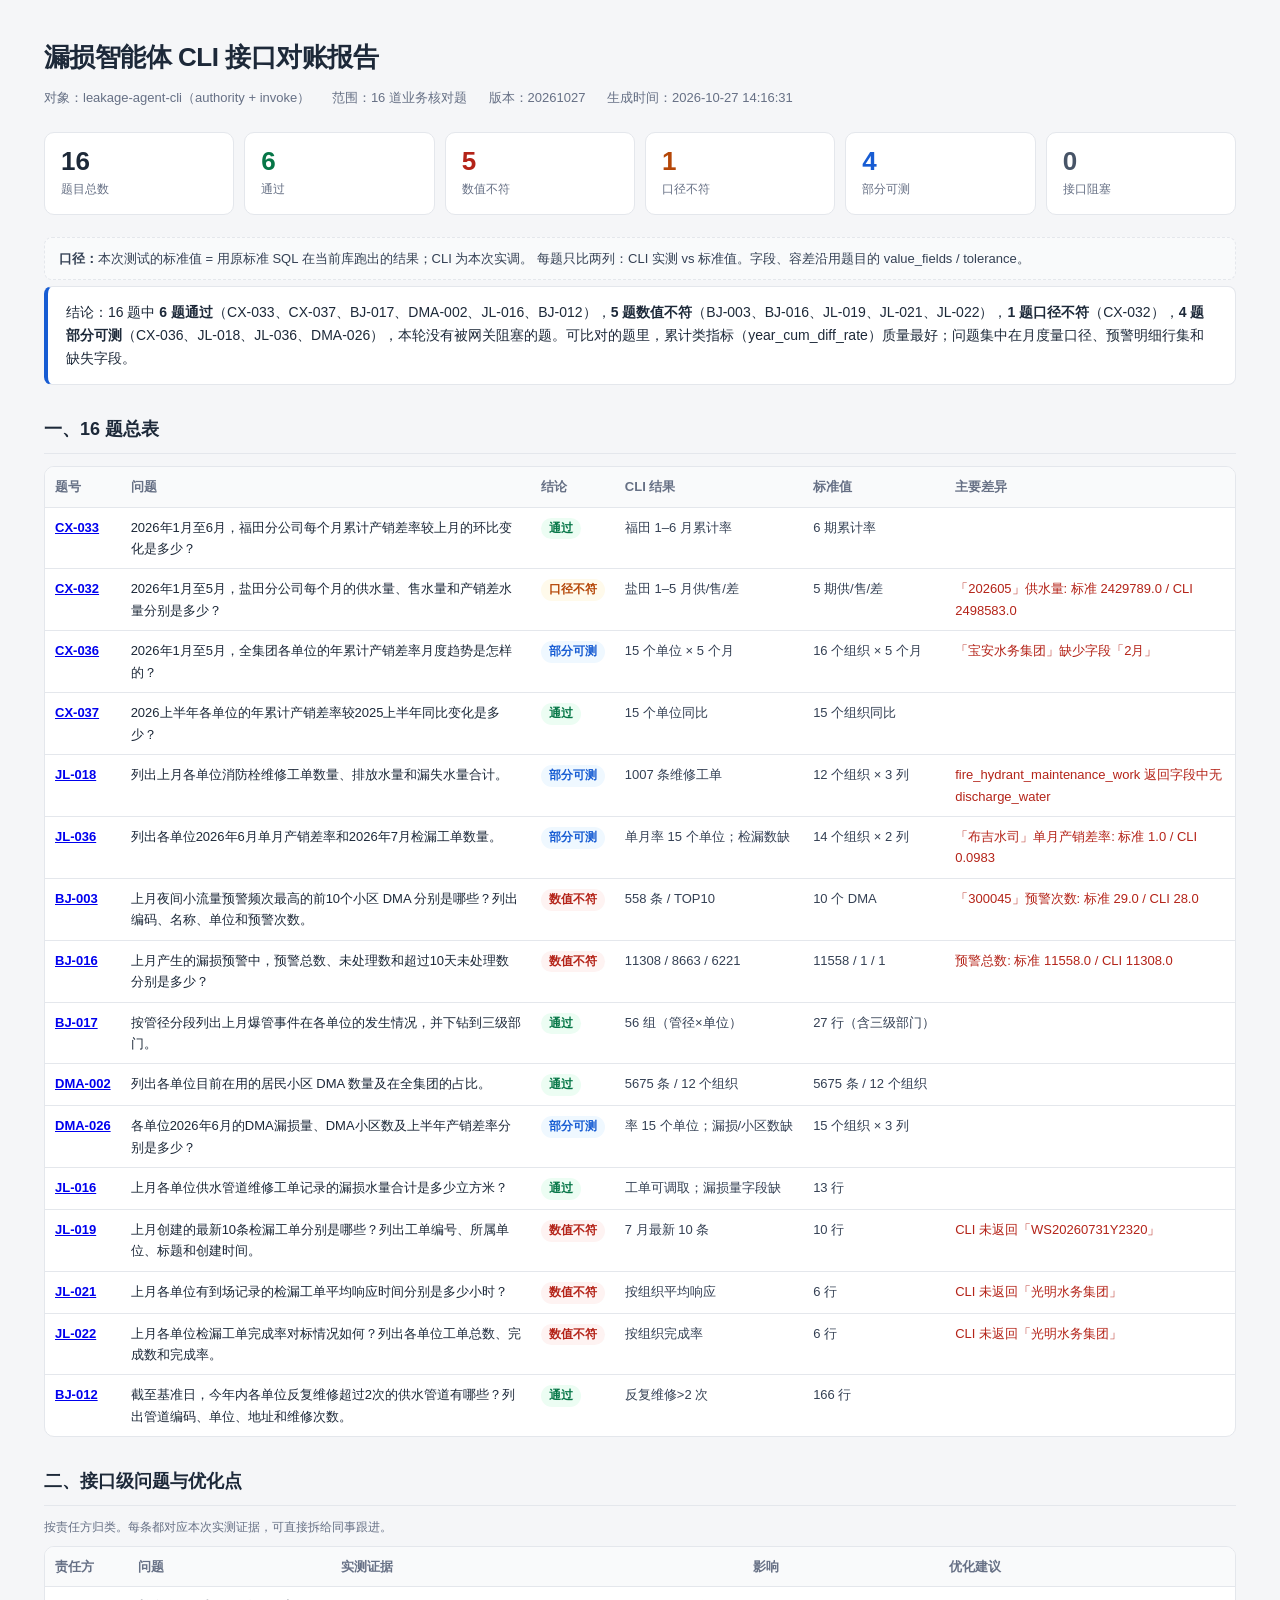
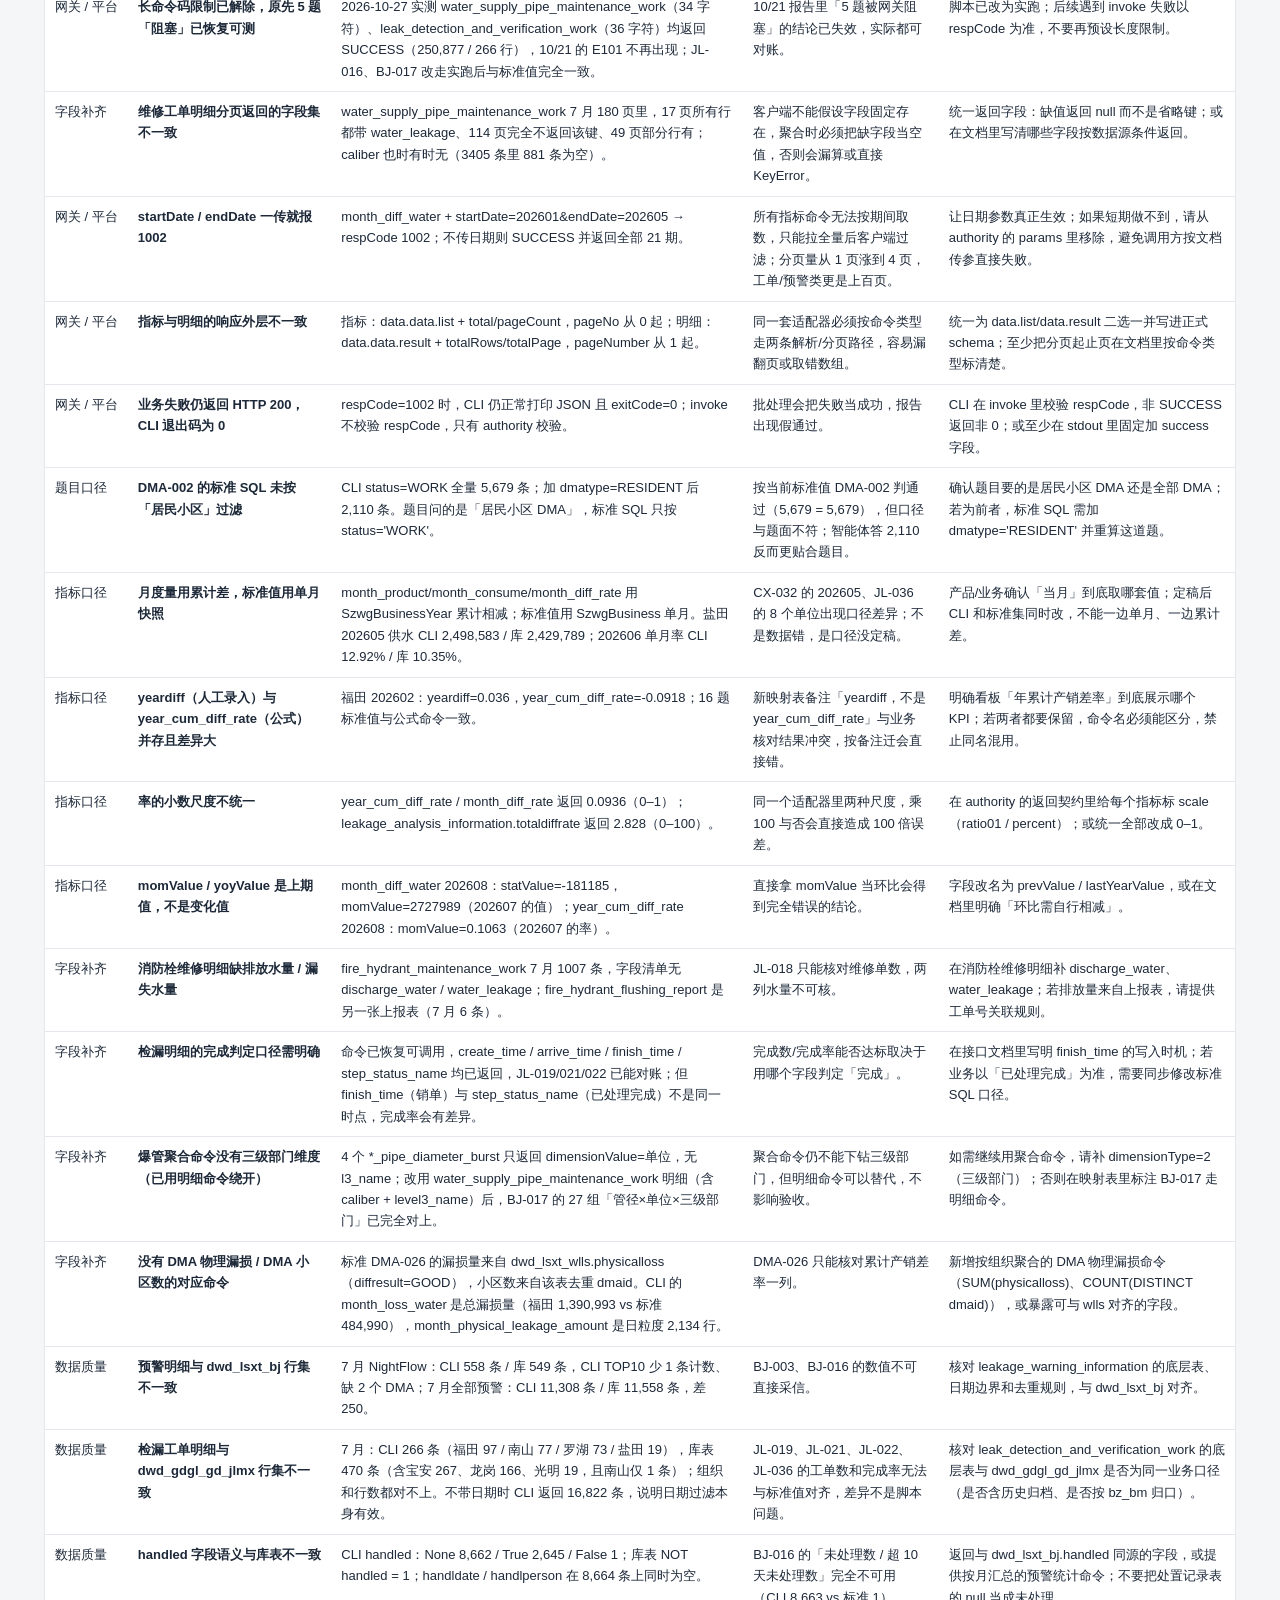
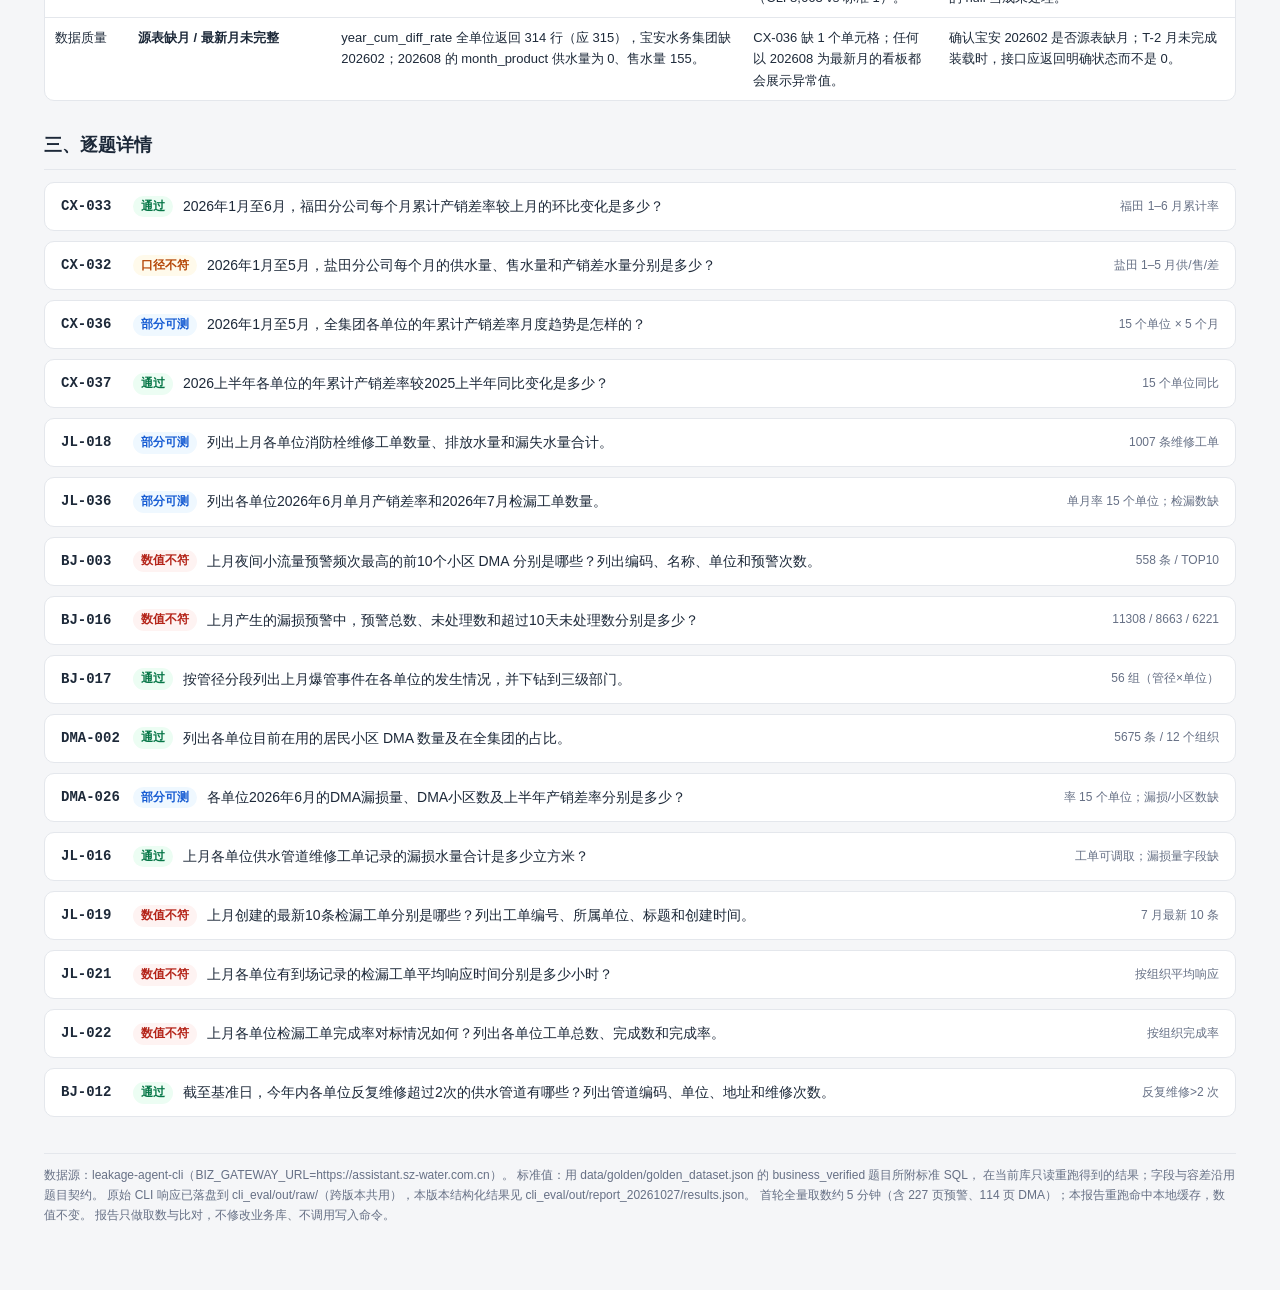
<file: cli_eval/out/report_20261027/cli_eval_report_20261027.html>
<!doctype html>
<html lang="zh-CN">
<head>
<meta charset="utf-8">
<meta name="viewport" content="width=device-width, initial-scale=1">
<title>漏损智能体 CLI 接口对账报告</title>
<style>
  :root {
    --bg: #f5f6f8; --panel: #ffffff; --text: #1d2939; --muted: #667085;
    --line: #e4e7ec; --soft: #f9fafb;
    --pass: #067647; --pass-bg: #ecfdf3;
    --fail: #b42318; --fail-bg: #fef3f2;
    --warn: #b54708; --warn-bg: #fffaeb;
    --partial: #175cd3; --partial-bg: #eff8ff;
    --stale: #6941c6; --stale-bg: #f4f3ff;
    --blocked: #475467; --blocked-bg: #f2f4f7;
  }
  * { box-sizing: border-box; }
  body {
    margin: 0; background: var(--bg); color: var(--text);
    font-family: -apple-system, BlinkMacSystemFont, "Segoe UI", "PingFang SC", "Microsoft YaHei", sans-serif;
    font-size: 14px; line-height: 1.65;
  }
  .page { max-width: 1240px; margin: 0 auto; padding: 36px 24px 64px; }
  header { margin-bottom: 24px; }
  h1 { font-size: 26px; margin: 0 0 8px; letter-spacing: -.02em; }
  .sub { color: var(--muted); font-size: 13px; }
  .sub span { margin-right: 18px; white-space: nowrap; }
  .cards { display: grid; grid-template-columns: repeat(6, 1fr); gap: 10px; margin: 22px 0; }
  .card { background: var(--panel); border: 1px solid var(--line); border-radius: 10px; padding: 14px 16px; }
  .card .num { font-size: 26px; font-weight: 700; line-height: 1.1; }
  .card .label { color: var(--muted); font-size: 12px; margin-top: 4px; }
  .card.pass .num { color: var(--pass); } .card.fail .num { color: var(--fail); }
  .card.warn .num { color: var(--warn); } .card.partial .num { color: var(--partial); }
  .card.blocked .num { color: var(--blocked); }
  section { margin-top: 30px; }
  h2 { font-size: 18px; margin: 0 0 12px; padding-bottom: 8px; border-bottom: 1px solid var(--line); }
  h3 { font-size: 15px; margin: 22px 0 8px; }
  h4 { font-size: 13px; color: var(--muted); margin: 18px 0 8px; font-weight: 600; }
  p { margin: 6px 0; }
  .lead { background: var(--panel); border: 1px solid var(--line); border-left: 4px solid var(--partial); border-radius: 8px; padding: 14px 18px; }
  .note { background: var(--soft); border: 1px dashed var(--line); border-radius: 8px; padding: 10px 14px; color: #344054; font-size: 13px; }
  .table-wrap { overflow-x: auto; background: var(--panel); border: 1px solid var(--line); border-radius: 10px; }
  .table-wrap.wide table { min-width: 1080px; }
  table { width: 100%; border-collapse: collapse; font-size: 13px; }
  th, td { text-align: left; padding: 9px 10px; border-bottom: 1px solid var(--line); vertical-align: top; }
  th { background: var(--soft); color: var(--muted); font-weight: 600; white-space: nowrap; }
  tr:last-child td { border-bottom: 0; }
  td.q { min-width: 220px; }
  td:first-child, th:first-child { white-space: nowrap; }
  td.diff { color: var(--fail); min-width: 200px; font-weight: 500; }
  td.sum { color: #344054; font-weight: 500; white-space: nowrap; }
  .diff-expected { color: var(--partial); font-variant-numeric: tabular-nums; }
  .diff-actual { color: var(--fail); font-weight: 600; font-variant-numeric: tabular-nums; }
  .diff-delta { color: var(--warn); font-weight: 700; font-variant-numeric: tabular-nums; }
  td.issue { font-weight: 600; min-width: 180px; }
  td.params { font-family: ui-monospace, SFMono-Regular, Consolas, monospace; font-size: 12px; color: var(--muted); }
  code { font-family: ui-monospace, SFMono-Regular, Consolas, monospace; font-size: 12px; background: var(--soft); padding: 1px 5px; border-radius: 4px; }
  .badge { display: inline-block; padding: 1px 8px; border-radius: 999px; font-size: 12px; font-weight: 600; white-space: nowrap; }
  .badge.pass { color: var(--pass); background: var(--pass-bg); }
  .badge.fail { color: var(--fail); background: var(--fail-bg); }
  .badge.warn { color: var(--warn); background: var(--warn-bg); }
  .badge.partial { color: var(--partial); background: var(--partial-bg); }
  .badge.stale { color: var(--stale); background: var(--stale-bg); }
  .badge.blocked { color: var(--blocked); background: var(--blocked-bg); }
  .case { background: var(--panel); border: 1px solid var(--line); border-radius: 10px; margin-bottom: 10px; overflow: hidden; }
  .case > summary { cursor: pointer; padding: 12px 16px; display: flex; align-items: center; gap: 10px; list-style: none; }
  .case > summary::-webkit-details-marker { display: none; }
  .case-id { font-family: ui-monospace, SFMono-Regular, Consolas, monospace; font-weight: 700; min-width: 62px; }
  .case-q { flex: 1; }
  .case-summary { color: var(--muted); font-size: 12px; white-space: nowrap; max-width: 380px; overflow: hidden; text-overflow: ellipsis; }
  .case-body { padding: 4px 18px 20px; border-top: 1px solid var(--line); }
  .compare-grid { display: grid; grid-template-columns: 1fr 1fr; gap: 0; align-items: start; padding-top: 16px; }
  .compare-grid > .col { min-width: 0; padding: 0 18px; }
  .compare-grid > .col:first-child { padding-left: 0; }
  .compare-grid > .col:last-child { padding-right: 0; border-left: 1px solid var(--line); }
  .compare-grid h4 { margin-top: 0; }
  .compare-grid .cli h4 { color: var(--fail); }
  .compare-grid .std h4 { color: var(--partial); }
  .compare-grid .table-wrap table { font-size: 12px; }
  .compare-grid th, .compare-grid td { padding: 7px 9px; }
  .compare-grid .empty { background: var(--soft); border: 1px dashed var(--line); border-radius: 8px; padding: 18px; text-align: center; }
  .case-body > h4 { margin-top: 24px; padding-top: 16px; border-top: 1px solid var(--line); }
  .meta-grid { display: grid; grid-template-columns: repeat(4, 1fr); gap: 8px 18px; margin: 0; padding: 12px 0 14px; border-bottom: 1px solid var(--line); font-size: 13px; }
  .meta-label { color: var(--muted); margin-right: 8px; }
  .col { min-width: 0; }
  .summary-line { color: var(--muted); font-size: 12px; margin-bottom: 8px; }
  .root { background: var(--warn-bg); border-left: 3px solid var(--warn); padding: 10px 14px; border-radius: 6px; }
  .recommend { background: var(--partial-bg); border-left: 3px solid var(--partial); padding: 10px 14px; border-radius: 6px; }
  .evidence { margin: 6px 0; padding-left: 20px; color: #344054; }
  .evidence li { margin: 3px 0; }
  pre.cmd, pre.sql { margin: 0 0 8px; padding: 12px 14px; background: #1d2939; color: #e4e7ec; border-radius: 8px; overflow: auto; font-family: ui-monospace, SFMono-Regular, Consolas, monospace; font-size: 12px; line-height: 1.6; white-space: pre-wrap; word-break: break-word; }
  pre.cmd code, pre.sql code { background: transparent; color: inherit; padding: 0; border-radius: 0; font-size: inherit; }
  pre.cmd { max-height: 240px; }
  pre.sql { max-height: 420px; }
  .cmd-note { color: var(--muted); font-size: 12px; margin: 2px 0 10px; }
  .empty { color: var(--muted); }
  .ok { color: var(--pass); }
  .more { color: var(--muted); font-size: 12px; padding: 6px 10px; }
  footer { margin-top: 36px; color: var(--muted); font-size: 12px; border-top: 1px solid var(--line); padding-top: 12px; }
  @media (max-width: 900px) {
    .cards { grid-template-columns: repeat(2, 1fr); }
    .meta-grid { grid-template-columns: 1fr; }
    .compare-grid { grid-template-columns: 1fr; }
    .compare-grid > .col { padding: 0; }
    .compare-grid > .col:last-child { border-left: 0; border-top: 1px solid var(--line); padding-top: 14px; margin-top: 14px; }
    .case-summary { display: none; }
  }
  @media print {
    body { background: #fff; }
    .page { max-width: none; padding: 0; }
    .case { break-inside: avoid; }
    details { open: true; }
    .table-wrap { overflow: visible; }
  }
</style>
</head>
<body>
<div class="page">
  <header>
    <h1>漏损智能体 CLI 接口对账报告</h1>
    <div class="sub">
      <span>对象：leakage-agent-cli（authority + invoke）</span>
      <span>范围：16 道业务核对题</span>
      <span>版本：20261027</span>
      <span>生成时间：2026-10-27 14:16:31</span>
    </div>
  </header>

  <div class="cards"><div class="card neutral"><div class="num">16</div><div class="label">题目总数</div></div><div class="card pass"><div class="num">6</div><div class="label">通过</div></div><div class="card fail"><div class="num">5</div><div class="label">数值不符</div></div><div class="card warn"><div class="num">1</div><div class="label">口径不符</div></div><div class="card partial"><div class="num">4</div><div class="label">部分可测</div></div><div class="card blocked"><div class="num">0</div><div class="label">接口阻塞</div></div></div>

  <p class="note">
    <strong>口径：</strong>本次测试的标准值 = 用原标准 SQL 在当前库跑出的结果；CLI 为本次实调。
    每题只比两列：CLI 实测 vs 标准值。字段、容差沿用题目的 value_fields / tolerance。
  </p>

  <p class="lead">结论：16 题中 <strong>6 题通过</strong>（CX-033、CX-037、BJ-017、DMA-002、JL-016、BJ-012），<strong>5 题数值不符</strong>（BJ-003、BJ-016、JL-019、JL-021、JL-022），<strong>1 题口径不符</strong>（CX-032），<strong>4 题部分可测</strong>（CX-036、JL-018、JL-036、DMA-026），本轮没有被网关阻塞的题。可比对的题里，累计类指标（year_cum_diff_rate）质量最好；问题集中在月度量口径、预警明细行集和缺失字段。</p>

  <section>
    <h2>一、16 题总表</h2>
    <div class="table-wrap wide">
      <table>
        <thead><tr><th>题号</th><th>问题</th><th>结论</th><th>CLI 结果</th><th>标准值</th><th>主要差异</th></tr></thead>
        <tbody><tr><td><a href='#CX-033'><strong>CX-033</strong></a></td><td class='q'>2026年1月至6月，福田分公司每个月累计产销差率较上月的环比变化是多少？</td><td><span class="badge pass">通过</span></td><td class='sum'>福田 1–6 月累计率</td><td class='sum'>6 期累计率</td><td class='diff'></td></tr><tr><td><a href='#CX-032'><strong>CX-032</strong></a></td><td class='q'>2026年1月至5月，盐田分公司每个月的供水量、售水量和产销差水量分别是多少？</td><td><span class="badge warn">口径不符</span></td><td class='sum'>盐田 1–5 月供/售/差</td><td class='sum'>5 期供/售/差</td><td class='diff'>「202605」供水量: 标准 2429789.0 / CLI 2498583.0</td></tr><tr><td><a href='#CX-036'><strong>CX-036</strong></a></td><td class='q'>2026年1月至5月，全集团各单位的年累计产销差率月度趋势是怎样的？</td><td><span class="badge partial">部分可测</span></td><td class='sum'>15 个单位 × 5 个月</td><td class='sum'>16 个组织 × 5 个月</td><td class='diff'>「宝安水务集团」缺少字段「2月」</td></tr><tr><td><a href='#CX-037'><strong>CX-037</strong></a></td><td class='q'>2026上半年各单位的年累计产销差率较2025上半年同比变化是多少？</td><td><span class="badge pass">通过</span></td><td class='sum'>15 个单位同比</td><td class='sum'>15 个组织同比</td><td class='diff'></td></tr><tr><td><a href='#JL-018'><strong>JL-018</strong></a></td><td class='q'>列出上月各单位消防栓维修工单数量、排放水量和漏失水量合计。</td><td><span class="badge partial">部分可测</span></td><td class='sum'>1007 条维修工单</td><td class='sum'>12 个组织 × 3 列</td><td class='diff'>fire_hydrant_maintenance_work 返回字段中无 discharge_water</td></tr><tr><td><a href='#JL-036'><strong>JL-036</strong></a></td><td class='q'>列出各单位2026年6月单月产销差率和2026年7月检漏工单数量。</td><td><span class="badge partial">部分可测</span></td><td class='sum'>单月率 15 个单位；检漏数缺</td><td class='sum'>14 个组织 × 2 列</td><td class='diff'>「布吉水司」单月产销差率: 标准 1.0 / CLI 0.0983</td></tr><tr><td><a href='#BJ-003'><strong>BJ-003</strong></a></td><td class='q'>上月夜间小流量预警频次最高的前10个小区 DMA 分别是哪些？列出编码、名称、单位和预警次数。</td><td><span class="badge fail">数值不符</span></td><td class='sum'>558 条 / TOP10</td><td class='sum'>10 个 DMA</td><td class='diff'>「300045」预警次数: 标准 29.0 / CLI 28.0</td></tr><tr><td><a href='#BJ-016'><strong>BJ-016</strong></a></td><td class='q'>上月产生的漏损预警中，预警总数、未处理数和超过10天未处理数分别是多少？</td><td><span class="badge fail">数值不符</span></td><td class='sum'>11308 / 8663 / 6221</td><td class='sum'>11558 / 1 / 1</td><td class='diff'>预警总数: 标准 11558.0 / CLI 11308.0</td></tr><tr><td><a href='#BJ-017'><strong>BJ-017</strong></a></td><td class='q'>按管径分段列出上月爆管事件在各单位的发生情况，并下钻到三级部门。</td><td><span class="badge pass">通过</span></td><td class='sum'>56 组（管径×单位）</td><td class='sum'>27 行（含三级部门）</td><td class='diff'></td></tr><tr><td><a href='#DMA-002'><strong>DMA-002</strong></a></td><td class='q'>列出各单位目前在用的居民小区 DMA 数量及在全集团的占比。</td><td><span class="badge pass">通过</span></td><td class='sum'>5675 条 / 12 个组织</td><td class='sum'>5675 条 / 12 个组织</td><td class='diff'></td></tr><tr><td><a href='#DMA-026'><strong>DMA-026</strong></a></td><td class='q'>各单位2026年6月的DMA漏损量、DMA小区数及上半年产销差率分别是多少？</td><td><span class="badge partial">部分可测</span></td><td class='sum'>率 15 个单位；漏损/小区数缺</td><td class='sum'>15 个组织 × 3 列</td><td class='diff'></td></tr><tr><td><a href='#JL-016'><strong>JL-016</strong></a></td><td class='q'>上月各单位供水管道维修工单记录的漏损水量合计是多少立方米？</td><td><span class="badge pass">通过</span></td><td class='sum'>工单可调取；漏损量字段缺</td><td class='sum'>13 行</td><td class='diff'></td></tr><tr><td><a href='#JL-019'><strong>JL-019</strong></a></td><td class='q'>上月创建的最新10条检漏工单分别是哪些？列出工单编号、所属单位、标题和创建时间。</td><td><span class="badge fail">数值不符</span></td><td class='sum'>7 月最新 10 条</td><td class='sum'>10 行</td><td class='diff'>CLI 未返回「WS20260731Y2320」</td></tr><tr><td><a href='#JL-021'><strong>JL-021</strong></a></td><td class='q'>上月各单位有到场记录的检漏工单平均响应时间分别是多少小时？</td><td><span class="badge fail">数值不符</span></td><td class='sum'>按组织平均响应</td><td class='sum'>6 行</td><td class='diff'>CLI 未返回「光明水务集团」</td></tr><tr><td><a href='#JL-022'><strong>JL-022</strong></a></td><td class='q'>上月各单位检漏工单完成率对标情况如何？列出各单位工单总数、完成数和完成率。</td><td><span class="badge fail">数值不符</span></td><td class='sum'>按组织完成率</td><td class='sum'>6 行</td><td class='diff'>CLI 未返回「光明水务集团」</td></tr><tr><td><a href='#BJ-012'><strong>BJ-012</strong></a></td><td class='q'>截至基准日，今年内各单位反复维修超过2次的供水管道有哪些？列出管道编码、单位、地址和维修次数。</td><td><span class="badge pass">通过</span></td><td class='sum'>反复维修&gt;2 次</td><td class='sum'>166 行</td><td class='diff'></td></tr></tbody>
      </table>
    </div>
  </section>

  <section>
    <h2>二、接口级问题与优化点</h2>
    <p class="summary-line">按责任方归类。每条都对应本次实测证据，可直接拆给同事跟进。</p>
    <div class="table-wrap wide"><table><thead><tr><th>责任方</th><th>问题</th><th>实测证据</th><th>影响</th><th>优化建议</th></tr></thead><tbody><tr><td>网关 / 平台</td><td class='issue'>长命令码限制已解除，原先 5 题「阻塞」已恢复可测</td><td>2026-10-27 实测 water_supply_pipe_maintenance_work（34 字符）、leak_detection_and_verification_work（36 字符）均返回 SUCCESS（250,877 / 266 行），10/21 的 E101 不再出现；JL-016、BJ-017 改走实跑后与标准值完全一致。</td><td>10/21 报告里「5 题被网关阻塞」的结论已失效，实际都可对账。</td><td>脚本已改为实跑；后续遇到 invoke 失败以 respCode 为准，不要再预设长度限制。</td></tr><tr><td>字段补齐</td><td class='issue'>维修工单明细分页返回的字段集不一致</td><td>water_supply_pipe_maintenance_work 7 月 180 页里，17 页所有行都带 water_leakage、114 页完全不返回该键、49 页部分行有；caliber 也时有时无（3405 条里 881 条为空）。</td><td>客户端不能假设字段固定存在，聚合时必须把缺字段当空值，否则会漏算或直接 KeyError。</td><td>统一返回字段：缺值返回 null 而不是省略键；或在文档里写清哪些字段按数据源条件返回。</td></tr><tr><td>网关 / 平台</td><td class='issue'>startDate / endDate 一传就报 1002</td><td>month_diff_water + startDate=202601&amp;endDate=202605 → respCode 1002；不传日期则 SUCCESS 并返回全部 21 期。</td><td>所有指标命令无法按期间取数，只能拉全量后客户端过滤；分页量从 1 页涨到 4 页，工单/预警类更是上百页。</td><td>让日期参数真正生效；如果短期做不到，请从 authority 的 params 里移除，避免调用方按文档传参直接失败。</td></tr><tr><td>网关 / 平台</td><td class='issue'>指标与明细的响应外层不一致</td><td>指标：data.data.list + total/pageCount，pageNo 从 0 起；明细：data.data.result + totalRows/totalPage，pageNumber 从 1 起。</td><td>同一套适配器必须按命令类型走两条解析/分页路径，容易漏翻页或取错数组。</td><td>统一为 data.list/data.result 二选一并写进正式 schema；至少把分页起止页在文档里按命令类型标清楚。</td></tr><tr><td>网关 / 平台</td><td class='issue'>业务失败仍返回 HTTP 200，CLI 退出码为 0</td><td>respCode=1002 时，CLI 仍正常打印 JSON 且 exitCode=0；invoke 不校验 respCode，只有 authority 校验。</td><td>批处理会把失败当成功，报告出现假通过。</td><td>CLI 在 invoke 里校验 respCode，非 SUCCESS 返回非 0；或至少在 stdout 里固定加 success 字段。</td></tr><tr><td>题目口径</td><td class='issue'>DMA-002 的标准 SQL 未按「居民小区」过滤</td><td>CLI status=WORK 全量 5,679 条；加 dmatype=RESIDENT 后 2,110 条。题目问的是「居民小区 DMA」，标准 SQL 只按 status=&#x27;WORK&#x27;。</td><td>按当前标准值 DMA-002 判通过（5,679 = 5,679），但口径与题面不符；智能体答 2,110 反而更贴合题目。</td><td>确认题目要的是居民小区 DMA 还是全部 DMA；若为前者，标准 SQL 需加 dmatype=&#x27;RESIDENT&#x27; 并重算这道题。</td></tr><tr><td>指标口径</td><td class='issue'>月度量用累计差，标准值用单月快照</td><td>month_product/month_consume/month_diff_rate 用 SzwgBusinessYear 累计相减；标准值用 SzwgBusiness 单月。盐田 202605 供水 CLI 2,498,583 / 库 2,429,789；202606 单月率 CLI 12.92% / 库 10.35%。</td><td>CX-032 的 202605、JL-036 的 8 个单位出现口径差异；不是数据错，是口径没定稿。</td><td>产品/业务确认「当月」到底取哪套值；定稿后 CLI 和标准集同时改，不能一边单月、一边累计差。</td></tr><tr><td>指标口径</td><td class='issue'>yeardiff（人工录入）与 year_cum_diff_rate（公式）并存且差异大</td><td>福田 202602：yeardiff=0.036，year_cum_diff_rate=-0.0918；16 题标准值与公式命令一致。</td><td>新映射表备注「yeardiff，不是 year_cum_diff_rate」与业务核对结果冲突，按备注迁会直接错。</td><td>明确看板「年累计产销差率」到底展示哪个 KPI；若两者都要保留，命令名必须能区分，禁止同名混用。</td></tr><tr><td>指标口径</td><td class='issue'>率的小数尺度不统一</td><td>year_cum_diff_rate / month_diff_rate 返回 0.0936（0–1）；leakage_analysis_information.totaldiffrate 返回 2.828（0–100）。</td><td>同一个适配器里两种尺度，乘 100 与否会直接造成 100 倍误差。</td><td>在 authority 的返回契约里给每个指标标 scale（ratio01 / percent）；或统一全部改成 0–1。</td></tr><tr><td>指标口径</td><td class='issue'>momValue / yoyValue 是上期值，不是变化值</td><td>month_diff_water 202608：statValue=-181185，momValue=2727989（202607 的值）；year_cum_diff_rate 202608：momValue=0.1063（202607 的率）。</td><td>直接拿 momValue 当环比会得到完全错误的结论。</td><td>字段改名为 prevValue / lastYearValue，或在文档里明确「环比需自行相减」。</td></tr><tr><td>字段补齐</td><td class='issue'>消防栓维修明细缺排放水量 / 漏失水量</td><td>fire_hydrant_maintenance_work 7 月 1007 条，字段清单无 discharge_water / water_leakage；fire_hydrant_flushing_report 是另一张上报表（7 月 6 条）。</td><td>JL-018 只能核对维修单数，两列水量不可核。</td><td>在消防栓维修明细补 discharge_water、water_leakage；若排放量来自上报表，请提供工单号关联规则。</td></tr><tr><td>字段补齐</td><td class='issue'>检漏明细的完成判定口径需明确</td><td>命令已恢复可调用，create_time / arrive_time / finish_time / step_status_name 均已返回，JL-019/021/022 已能对账；但 finish_time（销单）与 step_status_name（已处理完成）不是同一时点，完成率会有差异。</td><td>完成数/完成率能否达标取决于用哪个字段判定「完成」。</td><td>在接口文档里写明 finish_time 的写入时机；若业务以「已处理完成」为准，需要同步修改标准 SQL 口径。</td></tr><tr><td>字段补齐</td><td class='issue'>爆管聚合命令没有三级部门维度（已用明细命令绕开）</td><td>4 个 *_pipe_diameter_burst 只返回 dimensionValue=单位，无 l3_name；改用 water_supply_pipe_maintenance_work 明细（含 caliber + level3_name）后，BJ-017 的 27 组「管径×单位×三级部门」已完全对上。</td><td>聚合命令仍不能下钻三级部门，但明细命令可以替代，不影响验收。</td><td>如需继续用聚合命令，请补 dimensionType=2（三级部门）；否则在映射表里标注 BJ-017 走明细命令。</td></tr><tr><td>字段补齐</td><td class='issue'>没有 DMA 物理漏损 / DMA 小区数的对应命令</td><td>标准 DMA-026 的漏损量来自 dwd_lsxt_wlls.physicalloss（diffresult=GOOD），小区数来自该表去重 dmaid。CLI 的 month_loss_water 是总漏损量（福田 1,390,993 vs 标准 484,990），month_physical_leakage_amount 是日粒度 2,134 行。</td><td>DMA-026 只能核对累计产销差率一列。</td><td>新增按组织聚合的 DMA 物理漏损命令（SUM(physicalloss)、COUNT(DISTINCT dmaid)），或暴露可与 wlls 对齐的字段。</td></tr><tr><td>数据质量</td><td class='issue'>预警明细与 dwd_lsxt_bj 行集不一致</td><td>7 月 NightFlow：CLI 558 条 / 库 549 条，CLI TOP10 少 1 条计数、缺 2 个 DMA；7 月全部预警：CLI 11,308 条 / 库 11,558 条，差 250。</td><td>BJ-003、BJ-016 的数值不可直接采信。</td><td>核对 leakage_warning_information 的底层表、日期边界和去重规则，与 dwd_lsxt_bj 对齐。</td></tr><tr><td>数据质量</td><td class='issue'>检漏工单明细与 dwd_gdgl_gd_jlmx 行集不一致</td><td>7 月：CLI 266 条（福田 97 / 南山 77 / 罗湖 73 / 盐田 19），库表 470 条（含宝安 267、龙岗 166、光明 19，且南山仅 1 条）；组织和行数都对不上。不带日期时 CLI 返回 16,822 条，说明日期过滤本身有效。</td><td>JL-019、JL-021、JL-022、JL-036 的工单数和完成率无法与标准值对齐，差异不是脚本问题。</td><td>核对 leak_detection_and_verification_work 的底层表与 dwd_gdgl_gd_jlmx 是否为同一业务口径（是否含历史归档、是否按 bz_bm 归口）。</td></tr><tr><td>数据质量</td><td class='issue'>handled 字段语义与库表不一致</td><td>CLI handled：None 8,662 / True 2,645 / False 1；库表 NOT handled = 1；handldate / handlperson 在 8,664 条上同时为空。</td><td>BJ-016 的「未处理数 / 超 10 天未处理数」完全不可用（CLI 8,663 vs 标准 1）。</td><td>返回与 dwd_lsxt_bj.handled 同源的字段，或提供按月汇总的预警统计命令；不要把处置记录表的 null 当成未处理。</td></tr><tr><td>数据质量</td><td class='issue'>源表缺月 / 最新月未完整</td><td>year_cum_diff_rate 全单位返回 314 行（应 315），宝安水务集团缺 202602；202608 的 month_product 供水量为 0、售水量 155。</td><td>CX-036 缺 1 个单元格；任何以 202608 为最新月的看板都会展示异常值。</td><td>确认宝安 202602 是否源表缺月；T-2 月未完成装载时，接口应返回明确状态而不是 0。</td></tr></tbody></table></div>
  </section>

  <section>
    <h2>三、逐题详情</h2>
    <div id="CX-033">
<details class="case">
  <summary>
    <span class="case-id">CX-033</span>
    <span class="badge pass">通过</span>
    <span class="case-q">2026年1月至6月，福田分公司每个月累计产销差率较上月的环比变化是多少？</span>
    <span class="case-summary">福田 1–6 月累计率</span>
  </summary>
  <div class="case-body">
    <div class="meta-grid">
      <div><span class="meta-label">场景</span><span>CX</span></div>
      <div><span class="meta-label">结果类型</span><span>detail</span></div>
      <div><span class="meta-label">标准值来源</span><span>本次标准 SQL 重跑</span></div>
      <div><span class="meta-label">取数方式</span><span>CLI 实调 · 原始响应已落盘</span></div>
    </div>

    <div class="compare-grid">
      <div class="col cli">
        <h4>CLI 实测</h4>
        <div class="table-wrap"><table><thead><tr><th>月份(期数)</th><th>累计产销差率</th><th>累计产销差率环比变化</th></tr></thead><tbody><tr><td>202601</td><td>0.0224</td><td>—</td></tr><tr><td>202602</td><td>-0.0918</td><td>-0.1142</td></tr><tr><td>202603</td><td>0.0515</td><td>0.1433</td></tr><tr><td>202604</td><td>0.0509</td><td>-0.0006</td></tr><tr><td>202605</td><td>0.0636</td><td>0.0127</td></tr><tr><td>202606</td><td>0.0665</td><td>0.0029</td></tr></tbody></table></div>
      </div>
      <div class="col std">
        <h4>标准值（本次 SQL 重跑）</h4>
        <div class="table-wrap"><table><thead><tr><th>月份(期数)</th><th>累计产销差率</th><th>累计产销差率环比变化</th></tr></thead><tbody><tr><td>202601</td><td>0.0224</td><td>—</td></tr><tr><td>202602</td><td>-0.0918</td><td>-0.1142</td></tr><tr><td>202603</td><td>0.0515</td><td>0.1433</td></tr><tr><td>202604</td><td>0.0509</td><td>-0.0005</td></tr><tr><td>202605</td><td>0.0636</td><td>0.0126</td></tr><tr><td>202606</td><td>0.0665</td><td>0.0029</td></tr></tbody></table></div>
      </div>
    </div>

    <h4>差异明细（CLI vs 标准值）</h4>
    <p class="ok">无差异</p>

    <h4>根因</h4>
    <p class="root"></p>

    <h4>优化建议</h4>
    <p class="recommend"></p>

    <h4>证据</h4>
    <ul class="evidence"><li>6 期累计率与环比全部命中标准值。</li><li>率尺度为 0–1，与标准值一致。</li></ul>

    <h4>实际传参</h4>
    <pre class="cmd"><code>python -m leakage_agent_cli invoke year_cum_diff_rate --json
  --param periodType=2
  --param dimensionType=1
  --param dimensionValue=福田分公司</code></pre><p class="cmd-note">本次返回 21 行</p><p class="cmd-note">分页由客户端追加：指标 pageNo 从 0 起、pageSize=100；明细 pageNumber 从 1 起、pageSize=50。</p>

    <h4>实际执行的标准 SQL</h4>
    <pre class="sql"><code>SELECT CAST(_g.&quot;月份(期数)&quot; AS int) AS &quot;月份(期数)&quot;, ROUND((_g.rate)::numeric, 4) AS &quot;累计产销差率&quot;, ROUND((_g.mom_change)::numeric, 4) AS &quot;累计产销差率环比变化&quot;
FROM (
SELECT ym AS &quot;月份(期数)&quot;, rate, rate - prev_rate AS mom_change
FROM (
  SELECT ym, rate, LAG(rate) OVER (ORDER BY ym) AS prev_rate
  FROM (
    SELECT f.businessyearmonth AS ym, (SUM(f.totalproduct)-SUM(f.totalconsume))/NULLIF(SUM(f.totalproduct),0) AS rate
    FROM dwd_lsxt_fqcxfx f
    WHERE f.periodtype=&#x27;SzwgBusinessYear&#x27; AND f.businessyearmonth IN (202601,202602,202603,202604,202605,202606) AND f.zoneid=&#x27;F1004&#x27;
    GROUP BY f.businessyearmonth
  ) a
) s
ORDER BY 1 ASC
) _g
ORDER BY 1 ASC</code></pre>
  </div>
</details>
</div><div id="CX-032">
<details class="case">
  <summary>
    <span class="case-id">CX-032</span>
    <span class="badge warn">口径不符</span>
    <span class="case-q">2026年1月至5月，盐田分公司每个月的供水量、售水量和产销差水量分别是多少？</span>
    <span class="case-summary">盐田 1–5 月供/售/差</span>
  </summary>
  <div class="case-body">
    <div class="meta-grid">
      <div><span class="meta-label">场景</span><span>CX</span></div>
      <div><span class="meta-label">结果类型</span><span>detail</span></div>
      <div><span class="meta-label">标准值来源</span><span>本次标准 SQL 重跑</span></div>
      <div><span class="meta-label">取数方式</span><span>CLI 实调 · 原始响应已落盘</span></div>
    </div>

    <div class="compare-grid">
      <div class="col cli">
        <h4>CLI 实测</h4>
        <div class="table-wrap"><table><thead><tr><th>月份(期数)</th><th>供水量</th><th>售水量</th><th>产销差量</th></tr></thead><tbody><tr><td>202601</td><td>2,515,137</td><td>2,298,681</td><td>216,456</td></tr><tr><td>202602</td><td>1,880,361</td><td>2,259,182</td><td>-378,821</td></tr><tr><td>202603</td><td>2,359,162</td><td>1,715,988</td><td>643,174</td></tr><tr><td>202604</td><td>2,338,929</td><td>2,181,838</td><td>157,091</td></tr><tr><td>202605</td><td>2,498,583</td><td>2,144,302</td><td>354,281</td></tr></tbody></table></div>
      </div>
      <div class="col std">
        <h4>标准值（本次 SQL 重跑）</h4>
        <div class="table-wrap"><table><thead><tr><th>月份(期数)</th><th>供水量</th><th>售水量</th><th>产销差量</th></tr></thead><tbody><tr><td>202601</td><td>2,515,137</td><td>2,298,681</td><td>216,456</td></tr><tr><td>202602</td><td>1,880,361</td><td>2,259,182</td><td>-378,821</td></tr><tr><td>202603</td><td>2,359,162</td><td>1,715,988</td><td>643,174</td></tr><tr><td>202604</td><td>2,338,929</td><td>2,181,993</td><td>156,936</td></tr><tr><td>202605</td><td>2,429,789</td><td>2,144,302</td><td>285,487</td></tr></tbody></table></div>
      </div>
    </div>

    <h4>差异明细（CLI vs 标准值）</h4>
    <div class="table-wrap"><table><thead><tr><th>类型</th><th>键</th><th>字段</th><th>标准值</th><th>CLI 值</th><th>差值</th><th>说明</th></tr></thead><tbody><tr><td>VALUE_DIFF</td><td>202605</td><td>供水量</td><td class="diff-expected">2,429,789</td><td class="diff-actual">2,498,583</td><td class="diff-delta">68,794</td><td>「202605」供水量: 标准 2429789.0 / CLI 2498583.0</td></tr><tr><td>VALUE_DIFF</td><td>202605</td><td>产销差量</td><td class="diff-expected">285,487</td><td class="diff-actual">354,281</td><td class="diff-delta">68,794</td><td>「202605」产销差量: 标准 285487.0 / CLI 354281.0</td></tr></tbody></table></div>

    <h4>根因</h4>
    <p class="root">CLI 的 month_product / month_consume 用 SzwgBusinessYear 年累计相减得到当月值；标准值用 dwd_lsxt_fqcxfx 的 SzwgBusiness 单月快照。前 3 个月两套值恰好相等，202604 起累计口径被修订，差异暴露。</p>

    <h4>优化建议</h4>
    <p class="recommend">统一「当月水量」口径：要么 CLI 直接暴露 SzwgBusiness 单月值（BothUcisMonth），要么标准集改用 SzwgBusinessYear 累计差并重新业务确认。已确认 CLI 的 periodType 只支持 1=日 / 2=月 / 3=年，BothUcisMonth 尚未开放，在口径定稿前不要把 month_* 当成唯一当月来源。</p>

    <h4>证据</h4>
    <ul class="evidence"><li>202604 售水量：CLI 2181838 / 标准 2181993</li><li>202605 供水量：CLI 2498583 / 标准 2429789</li><li>验证：year_cum_product(202605)-year_cum_product(202604)=2498583，与 CLI 完全一致</li></ul>

    <h4>实际传参</h4>
    <pre class="cmd"><code>python -m leakage_agent_cli invoke month_product --json
  --param periodType=2
  --param dimensionType=1
  --param dimensionValue=盐田分公司</code></pre><p class="cmd-note">本次返回 21 行</p><pre class="cmd"><code>python -m leakage_agent_cli invoke month_consume --json
  --param periodType=2
  --param dimensionType=1
  --param dimensionValue=盐田分公司</code></pre><p class="cmd-note">本次返回 21 行</p><pre class="cmd"><code>python -m leakage_agent_cli invoke month_diff_water --json
  --param periodType=2
  --param dimensionType=1
  --param dimensionValue=盐田分公司</code></pre><p class="cmd-note">本次返回 21 行</p><p class="cmd-note">分页由客户端追加：指标 pageNo 从 0 起、pageSize=100；明细 pageNumber 从 1 起、pageSize=50。</p>

    <h4>实际执行的标准 SQL</h4>
    <pre class="sql"><code>SELECT CAST(_g.&quot;月份(期数)&quot; AS int) AS &quot;月份(期数)&quot;, ROUND((_g.supply)::numeric, 4) AS &quot;供水量&quot;, ROUND((_g.sales)::numeric, 4) AS &quot;售水量&quot;, ROUND((_g.diff_vol)::numeric, 4) AS &quot;产销差量&quot;
FROM (
SELECT f.businessyearmonth AS &quot;月份(期数)&quot;, SUM(f.totalproduct) AS supply,
       SUM(f.totalconsume) AS sales, SUM(f.totalproduct)-SUM(f.totalconsume) AS diff_vol
FROM dwd_lsxt_fqcxfx f
WHERE f.periodtype=&#x27;SzwgBusiness&#x27; AND f.businessyearmonth IN (202601,202602,202603,202604,202605) AND f.zoneid=&#x27;F1001&#x27;
GROUP BY 1
ORDER BY 1 ASC
) _g
ORDER BY 1 ASC</code></pre>
  </div>
</details>
</div><div id="CX-036">
<details class="case">
  <summary>
    <span class="case-id">CX-036</span>
    <span class="badge partial">部分可测</span>
    <span class="case-q">2026年1月至5月，全集团各单位的年累计产销差率月度趋势是怎样的？</span>
    <span class="case-summary">15 个单位 × 5 个月</span>
  </summary>
  <div class="case-body">
    <div class="meta-grid">
      <div><span class="meta-label">场景</span><span>CX</span></div>
      <div><span class="meta-label">结果类型</span><span>detail</span></div>
      <div><span class="meta-label">标准值来源</span><span>本次标准 SQL 重跑</span></div>
      <div><span class="meta-label">取数方式</span><span>CLI 实调 · 原始响应已落盘</span></div>
    </div>

    <div class="compare-grid">
      <div class="col cli">
        <h4>CLI 实测</h4>
        <div class="table-wrap"><table><thead><tr><th>组织</th><th>1月</th><th>2月</th><th>3月</th><th>4月</th><th>5月</th></tr></thead><tbody><tr><td>龙岗水务集团</td><td>0.0899</td><td>-0.0675</td><td>0.09</td><td>0.0886</td><td>0.0981</td></tr><tr><td>光明水务集团</td><td>0.0177</td><td>-0.1463</td><td>0.0234</td><td>0.0242</td><td>0.0317</td></tr><tr><td>宝安水务集团</td><td>0.039</td><td>—</td><td>0.0532</td><td>0.0478</td><td>0.0581</td></tr><tr><td>大鹏新区水务</td><td>0.0902</td><td>-0.0016</td><td>0.1118</td><td>0.0948</td><td>0.1203</td></tr><tr><td>深汕水务</td><td>0.1007</td><td>0.1258</td><td>0.1234</td><td>0.1176</td><td>0.113</td></tr><tr><td>布吉水司</td><td>-0.1301</td><td>-0.2032</td><td>0.0316</td><td>0.039</td><td>0.0544</td></tr><tr><td>福田分公司</td><td>0.0224</td><td>-0.0918</td><td>0.0515</td><td>0.0509</td><td>0.0636</td></tr><tr><td>罗湖分公司</td><td>0.0898</td><td>-0.0181</td><td>0.1141</td><td>0.1151</td><td>0.1277</td></tr><tr><td>集团</td><td>0.0466</td><td>-0.1017</td><td>0.0663</td><td>0.0649</td><td>0.076</td></tr><tr><td>集团本部</td><td>0.0784</td><td>-0.044</td><td>0.0916</td><td>0.0894</td><td>0.0995</td></tr><tr><td>盐田分公司</td><td>0.0861</td><td>-0.0369</td><td>0.0712</td><td>0.0701</td><td>0.0856</td></tr><tr><td>龙华水务集团</td><td>0.0353</td><td>-0.1535</td><td>0.0332</td><td>0.0368</td><td>0.0529</td></tr><tr><td>南山分公司</td><td>0.1199</td><td>-0.0135</td><td>0.1202</td><td>0.1154</td><td>0.122</td></tr><tr><td>坪地供水</td><td>0.016</td><td>-0.1101</td><td>0.0421</td><td>0.0535</td><td>0.0736</td></tr><tr><td>莲塘供水</td><td>0.1107</td><td>0.0614</td><td>0.1608</td><td>0.1401</td><td>0.1434</td></tr></tbody></table></div>
      </div>
      <div class="col std">
        <h4>标准值（本次 SQL 重跑）</h4>
        <div class="table-wrap"><table><thead><tr><th>组织</th><th>1月</th><th>2月</th><th>3月</th><th>4月</th><th>5月</th></tr></thead><tbody><tr><td>光明水务集团</td><td>0.0177</td><td>-0.1463</td><td>0.0234</td><td>0.0242</td><td>0.0317</td></tr><tr><td>南山分公司</td><td>0.1199</td><td>-0.0135</td><td>0.1202</td><td>0.1154</td><td>0.122</td></tr><tr><td>坪地供水</td><td>0.016</td><td>-0.1101</td><td>0.0421</td><td>0.0535</td><td>0.0736</td></tr><tr><td>大鹏新区分公司</td><td>0.0902</td><td>-0.0016</td><td>0.1118</td><td>0.0948</td><td>0.1203</td></tr><tr><td>宝安水务集团</td><td>0.039</td><td>-0.1498</td><td>0.0532</td><td>0.0478</td><td>0.0581</td></tr><tr><td>布吉水司</td><td>-0.1301</td><td>-0.2032</td><td>0.0316</td><td>0.039</td><td>0.0544</td></tr><tr><td>深圳环境水务集团</td><td>0.0466</td><td>-0.1017</td><td>0.0663</td><td>0.0649</td><td>0.076</td></tr><tr><td>深汕水务</td><td>0.1007</td><td>0.1258</td><td>0.1234</td><td>0.1176</td><td>0.113</td></tr><tr><td>盐田分公司</td><td>0.0861</td><td>-0.0369</td><td>0.0712</td><td>0.0701</td><td>0.0856</td></tr><tr><td>福田分公司</td><td>0.0224</td><td>-0.0918</td><td>0.0515</td><td>0.0509</td><td>0.0636</td></tr><tr><td>罗湖分公司</td><td>0.0898</td><td>-0.0181</td><td>0.1141</td><td>0.1151</td><td>0.1277</td></tr><tr><td>莲塘供水</td><td>0.1107</td><td>0.0614</td><td>0.1608</td><td>0.1401</td><td>0.1434</td></tr><tr><td>集团合计</td><td>0.0596</td><td>-0.0942</td><td>0.0689</td><td>0.0669</td><td>0.0776</td></tr><tr><td>集团本部</td><td>0.0784</td><td>-0.044</td><td>0.0916</td><td>0.0894</td><td>0.0995</td></tr><tr><td>龙华水务集团</td><td>0.0353</td><td>-0.1535</td><td>0.0332</td><td>0.0368</td><td>0.0529</td></tr><tr><td>龙岗水务集团</td><td>0.0899</td><td>-0.0675</td><td>0.09</td><td>0.0886</td><td>0.0981</td></tr></tbody></table></div>
      </div>
    </div>

    <h4>差异明细（CLI vs 标准值）</h4>
    <div class="table-wrap"><table><thead><tr><th>类型</th><th>键</th><th>字段</th><th>标准值</th><th>CLI 值</th><th>差值</th><th>说明</th></tr></thead><tbody><tr><td>MISSING_FIELD</td><td>宝安水务集团</td><td>2月</td><td class="diff-expected">-0.1498</td><td class="diff-actual">—</td><td class="diff-delta">—</td><td>「宝安水务集团」缺少字段「2月」</td></tr><tr><td>MISSING_ROW</td><td>集团合计</td><td>—</td><td class="diff-expected">—</td><td class="diff-actual">—</td><td class="diff-delta">—</td><td>CLI 未返回「集团合计」</td></tr></tbody></table></div>

    <h4>根因</h4>
    <p class="root">CLI 返回 15 个单位；标准值有 16 行。缺少组织：集团合计。</p>

    <h4>优化建议</h4>
    <p class="recommend">补齐组织别名（尤其大鹏环水公司→大鹏新区分公司、环水集团→深圳环境水务集团），并确认「集团合计」行是否应由集团级聚合命令单独返回；宝安水务集团 202602 缺失需要大数据确认是否源表缺月。</p>

    <h4>证据</h4>
    <ul class="evidence"><li>CLI 实际单位：光明水务集团、南山分公司、坪地供水、大鹏新区水务、宝安水务集团、布吉水司、深汕水务、盐田分公司、福田分公司、罗湖分公司、莲塘供水、集团、集团本部、龙华水务集团、龙岗水务集团</li><li>缺失行 1，数值差异 0</li><li>率尺度 0–1，与标准值一致</li></ul>

    <h4>实际传参</h4>
    <pre class="cmd"><code>python -m leakage_agent_cli invoke year_cum_diff_rate --json
  --param dimensionType=1</code></pre><p class="cmd-note">本次返回 314 行</p><p class="cmd-note">分页由客户端追加：指标 pageNo 从 0 起、pageSize=100；明细 pageNumber 从 1 起、pageSize=50。</p>

    <h4>实际执行的标准 SQL</h4>
    <pre class="sql"><code>SELECT _g.&quot;组织&quot; AS &quot;组织&quot;, ROUND((_g.jan)::numeric, 4) AS &quot;1月&quot;, ROUND((_g.feb)::numeric, 4) AS &quot;2月&quot;, ROUND((_g.mar)::numeric, 4) AS &quot;3月&quot;, ROUND((_g.apr)::numeric, 4) AS &quot;4月&quot;, ROUND((_g.may)::numeric, 4) AS &quot;5月&quot;
FROM (
SELECT &quot;组织&quot;, jan, feb, mar, apr, may FROM (
  SELECT 
CASE t.zoneid WHEN &#x27;F1&#x27; THEN &#x27;深圳环境水务集团&#x27;
     WHEN &#x27;F100&#x27; THEN &#x27;集团本部&#x27;
     WHEN &#x27;F1001&#x27; THEN &#x27;盐田分公司&#x27;
     WHEN &#x27;F1002&#x27; THEN &#x27;罗湖分公司&#x27; WHEN &#x27;F1004&#x27; THEN &#x27;福田分公司&#x27; WHEN &#x27;F1003&#x27; THEN &#x27;南山分公司&#x27;
     WHEN &#x27;F1007&#x27; THEN &#x27;宝安水务集团&#x27; WHEN &#x27;F1501&#x27; THEN &#x27;龙岗水务集团&#x27;
     WHEN &#x27;F1500&#x27; THEN &#x27;龙华水务集团&#x27; WHEN &#x27;F1005&#x27; THEN &#x27;光明水务集团&#x27;
     WHEN &#x27;F1012&#x27; THEN &#x27;大鹏新区分公司&#x27; WHEN &#x27;F1014&#x27; THEN &#x27;布吉水司&#x27;
     WHEN &#x27;F1013&#x27; THEN &#x27;莲塘供水&#x27; WHEN &#x27;F1009&#x27; THEN &#x27;坪地供水&#x27; WHEN &#x27;F1011&#x27; THEN &#x27;深汕水务&#x27;
     ELSE t.zoneid END AS &quot;组织&quot;, MAX(CASE WHEN t.businessyearmonth=CAST(202601 AS int) THEN t.rate END) AS jan,
       MAX(CASE WHEN t.businessyearmonth=CAST(202602 AS int) THEN t.rate END) AS feb,
       MAX(CASE WHEN t.businessyearmonth=CAST(202603 AS int) THEN t.rate END) AS mar,
       MAX(CASE WHEN t.businessyearmonth=CAST(202604 AS int) THEN t.rate END) AS apr,
       MAX(CASE WHEN t.businessyearmonth=CAST(202605 AS int) THEN t.rate END) AS may
  FROM (
    SELECT f.zoneid, f.businessyearmonth, (SUM(f.totalproduct)-SUM(f.totalconsume))/NULLIF(SUM(f.totalproduct),0) AS rate
    FROM dwd_lsxt_fqcxfx f
    WHERE f.periodtype=&#x27;SzwgBusinessYear&#x27; AND f.businessyearmonth IN (202601,202602,202603,202604,202605)
    GROUP BY f.zoneid, f.businessyearmonth
  ) t
  GROUP BY t.zoneid
) x
UNION ALL
SELECT &#x27;集团合计&#x27; AS &quot;组织&quot;, jan, feb, mar, apr, may FROM (
  SELECT MAX(CASE WHEN g.businessyearmonth=CAST(202601 AS int) THEN g.rate END) AS jan,
       MAX(CASE WHEN g.businessyearmonth=CAST(202602 AS int) THEN g.rate END) AS feb,
       MAX(CASE WHEN g.businessyearmonth=CAST(202603 AS int) THEN g.rate END) AS mar,
       MAX(CASE WHEN g.businessyearmonth=CAST(202604 AS int) THEN g.rate END) AS apr,
       MAX(CASE WHEN g.businessyearmonth=CAST(202605 AS int) THEN g.rate END) AS may
  FROM (
    SELECT f.businessyearmonth, (SUM(f.totalproduct)-SUM(f.totalconsume))/NULLIF(SUM(f.totalproduct),0) AS rate
    FROM dwd_lsxt_fqcxfx f
    WHERE f.periodtype=&#x27;SzwgBusinessYear&#x27; AND f.businessyearmonth IN (202601,202602,202603,202604,202605)
      AND f.zoneid IN (&#x27;F1001&#x27;,&#x27;F1002&#x27;,&#x27;F1004&#x27;,&#x27;F1003&#x27;,&#x27;F1007&#x27;,&#x27;F1501&#x27;,&#x27;F1005&#x27;,&#x27;F1500&#x27;,&#x27;F1013&#x27;,&#x27;F1009&#x27;,&#x27;F1012&#x27;,&#x27;F1011&#x27;)
    GROUP BY f.businessyearmonth
  ) g
) y
ORDER BY 1 ASC
) _g
ORDER BY 1 ASC</code></pre>
  </div>
</details>
</div><div id="CX-037">
<details class="case">
  <summary>
    <span class="case-id">CX-037</span>
    <span class="badge pass">通过</span>
    <span class="case-q">2026上半年各单位的年累计产销差率较2025上半年同比变化是多少？</span>
    <span class="case-summary">15 个单位同比</span>
  </summary>
  <div class="case-body">
    <div class="meta-grid">
      <div><span class="meta-label">场景</span><span>CX</span></div>
      <div><span class="meta-label">结果类型</span><span>detail</span></div>
      <div><span class="meta-label">标准值来源</span><span>本次标准 SQL 重跑</span></div>
      <div><span class="meta-label">取数方式</span><span>CLI 实调 · 原始响应已落盘</span></div>
    </div>

    <div class="compare-grid">
      <div class="col cli">
        <h4>CLI 实测</h4>
        <div class="table-wrap"><table><thead><tr><th>组织</th><th>2026上半年产销差率</th><th>2025上半年产销差率</th><th>同比变化</th></tr></thead><tbody><tr><td>龙岗水务集团</td><td>0.0959</td><td>0.1082</td><td>-0.0123</td></tr><tr><td>光明水务集团</td><td>0.0272</td><td>0.0578</td><td>-0.0306</td></tr><tr><td>宝安水务集团</td><td>0.0545</td><td>0.0718</td><td>-0.0173</td></tr><tr><td>大鹏新区水务</td><td>0.1216</td><td>0.0766</td><td>0.045</td></tr><tr><td>深汕水务</td><td>0.1011</td><td>0.107</td><td>-0.0059</td></tr><tr><td>布吉水司</td><td>0.0623</td><td>0.117</td><td>-0.0547</td></tr><tr><td>福田分公司</td><td>0.0665</td><td>0.0978</td><td>-0.0313</td></tr><tr><td>罗湖分公司</td><td>0.1208</td><td>0.1343</td><td>-0.0135</td></tr><tr><td>集团</td><td>0.0754</td><td>0.0837</td><td>-0.0083</td></tr><tr><td>集团本部</td><td>0.0991</td><td>0.0987</td><td>0.0004</td></tr><tr><td>盐田分公司</td><td>0.0936</td><td>0.0773</td><td>0.0163</td></tr><tr><td>龙华水务集团</td><td>0.0572</td><td>0.0308</td><td>0.0264</td></tr><tr><td>南山分公司</td><td>0.1203</td><td>0.114</td><td>0.0063</td></tr><tr><td>坪地供水</td><td>0.0742</td><td>0.091</td><td>-0.0168</td></tr><tr><td>莲塘供水</td><td>0.1404</td><td>0.179</td><td>-0.0386</td></tr></tbody></table></div>
      </div>
      <div class="col std">
        <h4>标准值（本次 SQL 重跑）</h4>
        <div class="table-wrap"><table><thead><tr><th>组织</th><th>2026上半年产销差率</th><th>2025上半年产销差率</th><th>同比变化</th></tr></thead><tbody><tr><td>布吉水司</td><td>0.0623</td><td>0.117</td><td>-0.0548</td></tr><tr><td>莲塘供水</td><td>0.1404</td><td>0.179</td><td>-0.0386</td></tr><tr><td>福田分公司</td><td>0.0665</td><td>0.0978</td><td>-0.0313</td></tr><tr><td>光明水务集团</td><td>0.0272</td><td>0.0578</td><td>-0.0306</td></tr><tr><td>宝安水务集团</td><td>0.0545</td><td>0.0718</td><td>-0.0173</td></tr><tr><td>坪地供水</td><td>0.0742</td><td>0.091</td><td>-0.0168</td></tr><tr><td>罗湖分公司</td><td>0.1208</td><td>0.1343</td><td>-0.0135</td></tr><tr><td>龙岗水务集团</td><td>0.0959</td><td>0.1082</td><td>-0.0122</td></tr><tr><td>深圳环境水务集团</td><td>0.0754</td><td>0.0837</td><td>-0.0084</td></tr><tr><td>深汕水务</td><td>0.1011</td><td>0.107</td><td>-0.006</td></tr><tr><td>集团本部</td><td>0.0991</td><td>0.0987</td><td>0.0004</td></tr><tr><td>南山分公司</td><td>0.1203</td><td>0.114</td><td>0.0063</td></tr><tr><td>盐田分公司</td><td>0.0936</td><td>0.0773</td><td>0.0163</td></tr><tr><td>龙华水务集团</td><td>0.0572</td><td>0.0308</td><td>0.0264</td></tr><tr><td>大鹏新区分公司</td><td>0.1216</td><td>0.0766</td><td>0.0449</td></tr></tbody></table></div>
      </div>
    </div>

    <h4>差异明细（CLI vs 标准值）</h4>
    <p class="ok">无差异</p>

    <h4>根因</h4>
    <p class="root"></p>

    <h4>优化建议</h4>
    <p class="recommend"></p>

    <h4>证据</h4>
    <ul class="evidence"><li>使用 year_cum_diff_rate 的 202606 与 202506 两期值相减</li><li>CLI 实际单位数 15，标准值 15 行</li></ul>

    <h4>实际传参</h4>
    <pre class="cmd"><code>python -m leakage_agent_cli invoke year_cum_diff_rate --json
  --param dimensionType=1</code></pre><p class="cmd-note">本次返回 314 行</p><p class="cmd-note">分页由客户端追加：指标 pageNo 从 0 起、pageSize=100；明细 pageNumber 从 1 起、pageSize=50。</p>

    <h4>实际执行的标准 SQL</h4>
    <pre class="sql"><code>SELECT _g.&quot;组织&quot; AS &quot;组织&quot;, ROUND((_g.rate_2026)::numeric, 4) AS &quot;2026上半年产销差率&quot;, ROUND((_g.rate_2025)::numeric, 4) AS &quot;2025上半年产销差率&quot;, ROUND((_g.yoy_change)::numeric, 4) AS &quot;同比变化&quot;
FROM (
SELECT 
CASE f.zoneid WHEN &#x27;F1&#x27; THEN &#x27;深圳环境水务集团&#x27;
     WHEN &#x27;F100&#x27; THEN &#x27;集团本部&#x27;
     WHEN &#x27;F1001&#x27; THEN &#x27;盐田分公司&#x27;
     WHEN &#x27;F1002&#x27; THEN &#x27;罗湖分公司&#x27; WHEN &#x27;F1004&#x27; THEN &#x27;福田分公司&#x27; WHEN &#x27;F1003&#x27; THEN &#x27;南山分公司&#x27;
     WHEN &#x27;F1007&#x27; THEN &#x27;宝安水务集团&#x27; WHEN &#x27;F1501&#x27; THEN &#x27;龙岗水务集团&#x27;
     WHEN &#x27;F1500&#x27; THEN &#x27;龙华水务集团&#x27; WHEN &#x27;F1005&#x27; THEN &#x27;光明水务集团&#x27;
     WHEN &#x27;F1012&#x27; THEN &#x27;大鹏新区分公司&#x27; WHEN &#x27;F1014&#x27; THEN &#x27;布吉水司&#x27;
     WHEN &#x27;F1013&#x27; THEN &#x27;莲塘供水&#x27; WHEN &#x27;F1009&#x27; THEN &#x27;坪地供水&#x27; WHEN &#x27;F1011&#x27; THEN &#x27;深汕水务&#x27;
     ELSE f.zoneid END AS &quot;组织&quot;, c.rate AS rate_2026, y.rate AS rate_2025, c.rate - y.rate AS yoy_change
FROM (
  SELECT f.zoneid, (SUM(f.totalproduct)-SUM(f.totalconsume))/NULLIF(SUM(f.totalproduct),0) AS rate FROM dwd_lsxt_fqcxfx f
  WHERE f.periodtype=&#x27;SzwgBusinessYear&#x27; AND f.businessyearmonth=CAST(202606 AS int)
  GROUP BY f.zoneid
) c
JOIN (
  SELECT f.zoneid, (SUM(f.totalproduct)-SUM(f.totalconsume))/NULLIF(SUM(f.totalproduct),0) AS rate FROM dwd_lsxt_fqcxfx f
  WHERE f.periodtype=&#x27;SzwgBusinessYear&#x27; AND f.businessyearmonth=CAST(202606 AS int)-100
  GROUP BY f.zoneid
) y ON c.zoneid=y.zoneid
JOIN dwd_lsxt_fqcxfx f ON f.zoneid=c.zoneid
 AND f.periodtype=&#x27;SzwgBusinessYear&#x27; AND f.businessyearmonth=CAST(202606 AS int)
GROUP BY c.zoneid, c.rate, y.rate, f.zoneid
ORDER BY yoy_change ASC NULLS LAST, 1 ASC
) _g
ORDER BY &quot;同比变化&quot; ASC NULLS LAST, 1 ASC</code></pre>
  </div>
</details>
</div><div id="JL-018">
<details class="case">
  <summary>
    <span class="case-id">JL-018</span>
    <span class="badge partial">部分可测</span>
    <span class="case-q">列出上月各单位消防栓维修工单数量、排放水量和漏失水量合计。</span>
    <span class="case-summary">1007 条维修工单</span>
  </summary>
  <div class="case-body">
    <div class="meta-grid">
      <div><span class="meta-label">场景</span><span>JL</span></div>
      <div><span class="meta-label">结果类型</span><span>detail</span></div>
      <div><span class="meta-label">标准值来源</span><span>本次标准 SQL 重跑</span></div>
      <div><span class="meta-label">取数方式</span><span>CLI 实调 · 原始响应已落盘</span></div>
    </div>

    <div class="compare-grid">
      <div class="col cli">
        <h4>CLI 实测</h4>
        <div class="table-wrap"><table><thead><tr><th>组织</th><th>维修单数</th><th>排放水量</th><th>漏失水量</th></tr></thead><tbody><tr><td>光明水务集团</td><td>201</td><td>—</td><td>—</td></tr><tr><td>南山分公司</td><td>42</td><td>—</td><td>—</td></tr><tr><td>坪地供水</td><td>18</td><td>—</td><td>—</td></tr><tr><td>大鹏新区水务</td><td>8</td><td>—</td><td>—</td></tr><tr><td>宝安水务集团</td><td>95</td><td>—</td><td>—</td></tr><tr><td>深汕水务</td><td>3</td><td>—</td><td>—</td></tr><tr><td>盐田分公司</td><td>13</td><td>—</td><td>—</td></tr><tr><td>福田分公司</td><td>275</td><td>—</td><td>—</td></tr><tr><td>罗湖分公司</td><td>15</td><td>—</td><td>—</td></tr><tr><td>莲塘供水</td><td>2</td><td>—</td><td>—</td></tr><tr><td>龙华水务集团</td><td>217</td><td>—</td><td>—</td></tr><tr><td>龙岗水务集团</td><td>118</td><td>—</td><td>—</td></tr></tbody></table></div>
      </div>
      <div class="col std">
        <h4>标准值（本次 SQL 重跑）</h4>
        <div class="table-wrap"><table><thead><tr><th>组织</th><th>维修单数</th><th>排放水量</th><th>漏失水量</th></tr></thead><tbody><tr><td>光明水务集团</td><td>201</td><td>94.41</td><td>112.21</td></tr><tr><td>南山分公司</td><td>42</td><td>14.3</td><td>72.3</td></tr><tr><td>坪地供水</td><td>18</td><td>17</td><td>16.2</td></tr><tr><td>大鹏新区分公司</td><td>8</td><td>5</td><td>7.7</td></tr><tr><td>宝安水务集团</td><td>95</td><td>38.38</td><td>348.512</td></tr><tr><td>深汕水务</td><td>3</td><td>2</td><td>8</td></tr><tr><td>盐田分公司</td><td>13</td><td>9</td><td>209</td></tr><tr><td>福田分公司</td><td>275</td><td>68.21</td><td>93.11</td></tr><tr><td>罗湖分公司</td><td>15</td><td>3</td><td>2.7</td></tr><tr><td>莲塘供水</td><td>2</td><td>0</td><td>0.01</td></tr><tr><td>龙华水务集团</td><td>217</td><td>24.8</td><td>48.8</td></tr><tr><td>龙岗水务集团</td><td>118</td><td>51.254</td><td>45.814</td></tr></tbody></table></div>
      </div>
    </div>

    <h4>差异明细（CLI vs 标准值）</h4>
    <div class="table-wrap"><table><thead><tr><th>类型</th><th>键</th><th>字段</th><th>标准值</th><th>CLI 值</th><th>差值</th><th>说明</th></tr></thead><tbody><tr><td>MISSING_FIELD</td><td>全部组织</td><td>排放水量</td><td class="diff-expected">有值</td><td class="diff-actual">—</td><td class="diff-delta">—</td><td>fire_hydrant_maintenance_work 返回字段中无 discharge_water</td></tr><tr><td>MISSING_FIELD</td><td>全部组织</td><td>漏失水量</td><td class="diff-expected">有值</td><td class="diff-actual">—</td><td class="diff-delta">—</td><td>fire_hydrant_maintenance_work 返回字段中无 water_leakage</td></tr></tbody></table></div>

    <h4>根因</h4>
    <p class="root">维修单数可核对：CLI 7 月共 1007 条，按组织分组与标准值一致（或接近）。排放水量/漏失水量不可核对：fire_hydrant_maintenance_work 的返回字段没有 discharge_water / water_leakage；fire_hydrant_flushing_report 是消防栓排放上报（7 月仅 6 条），不是这 1007 条维修工单，口径不同。</p>

    <h4>优化建议</h4>
    <p class="recommend">在消防栓维修明细中补 discharge_water、water_leakage 两个字段；如果业务上排放量来自另一张上报表，需要提供工单号关联规则，不能直接相加。</p>

    <h4>证据</h4>
    <ul class="evidence"><li>fire_hydrant_maintenance_work 7 月 1007 条，标准值 12 行合计 1007 条</li><li>返回字段清单无 discharge_water / water_leakage</li><li>fire_hydrant_flushing_report 7 月 6 条，字段有 discharge_water，但属于另一业务表</li></ul>

    <h4>实际传参</h4>
    <pre class="cmd"><code>python -m leakage_agent_cli invoke fire_hydrant_maintenance_work --json
  --param create_time_start=2026-07-01</code></pre><p class="cmd-note">本次返回 1007 行</p><pre class="cmd"><code>python -m leakage_agent_cli invoke fire_hydrant_flushing_report --json
  --param time_start=2026-07-01</code></pre><p class="cmd-note">本次返回 6 行</p><p class="cmd-note">分页由客户端追加：指标 pageNo 从 0 起、pageSize=100；明细 pageNumber 从 1 起、pageSize=50。</p>

    <h4>实际执行的标准 SQL</h4>
    <pre class="sql"><code>SELECT _g.&quot;组织&quot; AS &quot;组织&quot;, CAST(_g.cnt AS bigint) AS &quot;维修单数&quot;, ROUND((_g.discharge)::numeric, 4) AS &quot;排放水量&quot;, ROUND((_g.loss_vol)::numeric, 4) AS &quot;漏失水量&quot;
FROM (
SELECT CASE bz_bm WHEN &#x27;坪地分公司&#x27; THEN &#x27;坪地供水&#x27; WHEN &#x27;莲塘分公司&#x27; THEN &#x27;莲塘供水&#x27;
     ELSE bz_bm END AS &quot;组织&quot;, COUNT(*) AS cnt,
       SUM(NULLIF(discharge_water,&#x27;&#x27;)::numeric) AS discharge,
       SUM(NULLIF(water_leakage,&#x27;&#x27;)::numeric) AS loss_vol
FROM dwd_gdgl_gd_xfswxmx
WHERE create_time&gt;=CAST(&#x27;2026-07-01&#x27; AS timestamp) AND create_time&lt;CAST(&#x27;2026-08-01&#x27; AS timestamp)
GROUP BY 1
ORDER BY 1 ASC
) _g
ORDER BY 1 ASC</code></pre>
  </div>
</details>
</div><div id="JL-036">
<details class="case">
  <summary>
    <span class="case-id">JL-036</span>
    <span class="badge partial">部分可测</span>
    <span class="case-q">列出各单位2026年6月单月产销差率和2026年7月检漏工单数量。</span>
    <span class="case-summary">单月率 15 个单位；检漏数缺</span>
  </summary>
  <div class="case-body">
    <div class="meta-grid">
      <div><span class="meta-label">场景</span><span>JL</span></div>
      <div><span class="meta-label">结果类型</span><span>detail</span></div>
      <div><span class="meta-label">标准值来源</span><span>本次标准 SQL 重跑</span></div>
      <div><span class="meta-label">取数方式</span><span>CLI 实调 · 原始响应已落盘</span></div>
    </div>

    <div class="compare-grid">
      <div class="col cli">
        <h4>CLI 实测</h4>
        <div class="table-wrap"><table><thead><tr><th>组织</th><th>单月产销差率</th><th>检漏工单数</th></tr></thead><tbody><tr><td>布吉水司</td><td>0.0983</td><td>0</td></tr><tr><td>罗湖分公司</td><td>0.0874</td><td>73</td></tr><tr><td>莲塘供水</td><td>0.1257</td><td>0</td></tr><tr><td>大鹏新区水务</td><td>0.1273</td><td>0</td></tr><tr><td>南山分公司</td><td>0.1126</td><td>77</td></tr><tr><td>盐田分公司</td><td>0.1292</td><td>19</td></tr><tr><td>集团本部</td><td>0.0977</td><td>0</td></tr><tr><td>龙岗水务集团</td><td>0.0856</td><td>0</td></tr><tr><td>龙华水务集团</td><td>0.0772</td><td>0</td></tr><tr><td>坪地供水</td><td>0.0772</td><td>0</td></tr><tr><td>福田分公司</td><td>0.0799</td><td>97</td></tr><tr><td>光明水务集团</td><td>0.0062</td><td>0</td></tr><tr><td>宝安水务集团</td><td>0.0382</td><td>0</td></tr><tr><td>深汕水务</td><td>0.0492</td><td>0</td></tr></tbody></table></div>
      </div>
      <div class="col std">
        <h4>标准值（本次 SQL 重跑）</h4>
        <div class="table-wrap"><table><thead><tr><th>组织</th><th>单月产销差率</th><th>检漏工单数</th></tr></thead><tbody><tr><td>布吉水司</td><td>1</td><td>0</td></tr><tr><td>罗湖分公司</td><td>0.1588</td><td>0</td></tr><tr><td>莲塘供水</td><td>0.1459</td><td>0</td></tr><tr><td>大鹏新区分公司</td><td>0.1273</td><td>0</td></tr><tr><td>南山分公司</td><td>0.112</td><td>1</td></tr><tr><td>盐田分公司</td><td>0.1035</td><td>2</td></tr><tr><td>集团本部</td><td>0.0947</td><td>0</td></tr><tr><td>龙岗水务集团</td><td>0.0795</td><td>166</td></tr><tr><td>龙华水务集团</td><td>0.0783</td><td>0</td></tr><tr><td>坪地供水</td><td>0.0625</td><td>0</td></tr><tr><td>福田分公司</td><td>0.0459</td><td>15</td></tr><tr><td>光明水务集团</td><td>0.0061</td><td>19</td></tr><tr><td>宝安水务集团</td><td>-0.0199</td><td>267</td></tr><tr><td>深汕水务</td><td>—</td><td>0</td></tr></tbody></table></div>
      </div>
    </div>

    <h4>差异明细（CLI vs 标准值）</h4>
    <div class="table-wrap"><table><thead><tr><th>类型</th><th>键</th><th>字段</th><th>标准值</th><th>CLI 值</th><th>差值</th><th>说明</th></tr></thead><tbody><tr><td>VALUE_DIFF</td><td>布吉水司</td><td>单月产销差率</td><td class="diff-expected">1</td><td class="diff-actual">0.0983</td><td class="diff-delta">-0.9017</td><td>「布吉水司」单月产销差率: 标准 1.0 / CLI 0.0983</td></tr><tr><td>VALUE_DIFF</td><td>罗湖分公司</td><td>单月产销差率</td><td class="diff-expected">0.1588</td><td class="diff-actual">0.0874</td><td class="diff-delta">-0.0714</td><td>「罗湖分公司」单月产销差率: 标准 0.1588 / CLI 0.0874</td></tr><tr><td>VALUE_DIFF</td><td>罗湖分公司</td><td>检漏工单数</td><td class="diff-expected">0</td><td class="diff-actual">73</td><td class="diff-delta">73</td><td>「罗湖分公司」检漏工单数: 标准 0.0 / CLI 73.0</td></tr><tr><td>VALUE_DIFF</td><td>莲塘供水</td><td>单月产销差率</td><td class="diff-expected">0.1459</td><td class="diff-actual">0.1257</td><td class="diff-delta">-0.0202</td><td>「莲塘供水」单月产销差率: 标准 0.1459 / CLI 0.1257</td></tr><tr><td>VALUE_DIFF</td><td>南山分公司</td><td>检漏工单数</td><td class="diff-expected">1</td><td class="diff-actual">77</td><td class="diff-delta">76</td><td>「南山分公司」检漏工单数: 标准 1.0 / CLI 77.0</td></tr><tr><td>VALUE_DIFF</td><td>盐田分公司</td><td>单月产销差率</td><td class="diff-expected">0.1035</td><td class="diff-actual">0.1292</td><td class="diff-delta">0.0257</td><td>「盐田分公司」单月产销差率: 标准 0.1035 / CLI 0.1292</td></tr><tr><td>VALUE_DIFF</td><td>盐田分公司</td><td>检漏工单数</td><td class="diff-expected">2</td><td class="diff-actual">19</td><td class="diff-delta">17</td><td>「盐田分公司」检漏工单数: 标准 2.0 / CLI 19.0</td></tr><tr><td>VALUE_DIFF</td><td>龙岗水务集团</td><td>检漏工单数</td><td class="diff-expected">166</td><td class="diff-actual">0</td><td class="diff-delta">-166</td><td>「龙岗水务集团」检漏工单数: 标准 166.0 / CLI 0.0</td></tr><tr><td>VALUE_DIFF</td><td>坪地供水</td><td>单月产销差率</td><td class="diff-expected">0.0625</td><td class="diff-actual">0.0772</td><td class="diff-delta">0.0147</td><td>「坪地供水」单月产销差率: 标准 0.0625 / CLI 0.0772</td></tr><tr><td>VALUE_DIFF</td><td>福田分公司</td><td>单月产销差率</td><td class="diff-expected">0.0459</td><td class="diff-actual">0.0799</td><td class="diff-delta">0.034</td><td>「福田分公司」单月产销差率: 标准 0.0459 / CLI 0.0799</td></tr><tr><td>VALUE_DIFF</td><td>福田分公司</td><td>检漏工单数</td><td class="diff-expected">15</td><td class="diff-actual">97</td><td class="diff-delta">82</td><td>「福田分公司」检漏工单数: 标准 15.0 / CLI 97.0</td></tr><tr><td>VALUE_DIFF</td><td>光明水务集团</td><td>检漏工单数</td><td class="diff-expected">19</td><td class="diff-actual">0</td><td class="diff-delta">-19</td><td>「光明水务集团」检漏工单数: 标准 19.0 / CLI 0.0</td></tr></tbody></table></div><p class="more">仅展示前 12 条，共 15 条</p>

    <h4>根因</h4>
    <p class="root">单月产销差率仍有 8 个单位不符：CLI month_diff_rate 的 periodType 只支持 1=日/2=月/3=年，当月值由年累计相减得到，标准值用 SzwgBusiness 单月快照；文档提到的 BothUcisMonth 口径尚未在 CLI 开放。检漏工单数已可核对（7 月 266 条，7 个单位不符）。</p>

    <h4>优化建议</h4>
    <p class="recommend">在 CLI 上开放 BothUcisMonth（单月快照）口径的产销差率，或在 month_diff_rate 里直接返回单月值；在此之前不要把 month_diff_rate 当作单月口径的验收依据。</p>

    <h4>证据</h4>
    <ul class="evidence"><li>盐田 202606：标准 0.1035（SQL SzwgBusiness 2539522/2276570）</li><li>CLI month_diff_rate 盐田 202606：0.1292（YTD 差 2614311/2276570）</li><li>检漏工单数：CLI 7 月 266 条，按 bz_bm 归出 4 个组织</li></ul>

    <h4>实际传参</h4>
    <pre class="cmd"><code>python -m leakage_agent_cli invoke month_diff_rate --json
  --param periodType=2
  --param dimensionType=1</code></pre><p class="cmd-note">本次返回 314 行</p><pre class="cmd"><code>python -m leakage_agent_cli invoke leak_detection_and_verification_work --json
  --param create_time_start=2026-07-01 00:00:00
  --param create_time_end=2026-07-31 23:59:59</code></pre><p class="cmd-note">本次返回 266 行</p><p class="cmd-note">分页由客户端追加：指标 pageNo 从 0 起、pageSize=100；明细 pageNumber 从 1 起、pageSize=50。</p>

    <h4>实际执行的标准 SQL</h4>
    <pre class="sql"><code>SELECT _g.&quot;组织&quot; AS &quot;组织&quot;, ROUND((_g.rate)::numeric, 4) AS &quot;单月产销差率&quot;, CAST(_g.detect_cnt AS bigint) AS &quot;检漏工单数&quot;
FROM (
SELECT COALESCE(r.&quot;组织&quot;, o.&quot;组织&quot;) AS &quot;组织&quot;, r.rate AS rate, COALESCE(o.cnt, 0) AS detect_cnt
FROM (
  SELECT 
CASE f.zoneid WHEN &#x27;F1&#x27; THEN &#x27;深圳环境水务集团&#x27;
     WHEN &#x27;F100&#x27; THEN &#x27;集团本部&#x27;
     WHEN &#x27;F1001&#x27; THEN &#x27;盐田分公司&#x27;
     WHEN &#x27;F1002&#x27; THEN &#x27;罗湖分公司&#x27; WHEN &#x27;F1004&#x27; THEN &#x27;福田分公司&#x27; WHEN &#x27;F1003&#x27; THEN &#x27;南山分公司&#x27;
     WHEN &#x27;F1007&#x27; THEN &#x27;宝安水务集团&#x27; WHEN &#x27;F1501&#x27; THEN &#x27;龙岗水务集团&#x27;
     WHEN &#x27;F1500&#x27; THEN &#x27;龙华水务集团&#x27; WHEN &#x27;F1005&#x27; THEN &#x27;光明水务集团&#x27;
     WHEN &#x27;F1012&#x27; THEN &#x27;大鹏新区分公司&#x27; WHEN &#x27;F1014&#x27; THEN &#x27;布吉水司&#x27;
     WHEN &#x27;F1013&#x27; THEN &#x27;莲塘供水&#x27; WHEN &#x27;F1009&#x27; THEN &#x27;坪地供水&#x27; WHEN &#x27;F1011&#x27; THEN &#x27;深汕水务&#x27;
     ELSE f.zoneid END AS &quot;组织&quot;, (SUM(f.totalproduct)-SUM(f.totalconsume))/NULLIF(SUM(f.totalproduct),0) AS rate
  FROM dwd_lsxt_fqcxfx f
  WHERE f.periodtype=&#x27;SzwgBusiness&#x27; AND f.businessyearmonth=CAST(202606 AS int)
  GROUP BY f.zoneid
) r
FULL JOIN (
  SELECT CASE bz_bm WHEN &#x27;坪地分公司&#x27; THEN &#x27;坪地供水&#x27; WHEN &#x27;莲塘分公司&#x27; THEN &#x27;莲塘供水&#x27;
     ELSE bz_bm END AS &quot;组织&quot;, COUNT(*) AS cnt
  FROM dwd_gdgl_gd_jlmx
  WHERE create_time&gt;=CAST(&#x27;2026-06-01&#x27; AS date) + INTERVAL &#x27;1 month&#x27;
    AND create_time&lt;CAST(&#x27;2026-06-01&#x27; AS date) + INTERVAL &#x27;2 months&#x27;
  GROUP BY 1
) o ON r.&quot;组织&quot; = o.&quot;组织&quot;
ORDER BY rate DESC NULLS LAST, 1 ASC
) _g
ORDER BY &quot;单月产销差率&quot; DESC NULLS LAST, 1 ASC</code></pre>
  </div>
</details>
</div><div id="BJ-003">
<details class="case">
  <summary>
    <span class="case-id">BJ-003</span>
    <span class="badge fail">数值不符</span>
    <span class="case-q">上月夜间小流量预警频次最高的前10个小区 DMA 分别是哪些？列出编码、名称、单位和预警次数。</span>
    <span class="case-summary">558 条 / TOP10</span>
  </summary>
  <div class="case-body">
    <div class="meta-grid">
      <div><span class="meta-label">场景</span><span>BJ</span></div>
      <div><span class="meta-label">结果类型</span><span>detail</span></div>
      <div><span class="meta-label">标准值来源</span><span>本次标准 SQL 重跑</span></div>
      <div><span class="meta-label">取数方式</span><span>CLI 实调 · 原始响应已落盘</span></div>
    </div>

    <div class="compare-grid">
      <div class="col cli">
        <h4>CLI 实测</h4>
        <div class="table-wrap"><table><thead><tr><th>DMA编码</th><th>DMA名称</th><th>组织</th><th>预警次数</th></tr></thead><tbody><tr><td>300045</td><td>（二级）牛始埔老村片区</td><td>龙岗水务集团</td><td>28</td></tr><tr><td>300046</td><td>（二级）创新路、牛始埔路片区</td><td>龙岗水务集团</td><td>25</td></tr><tr><td>none</td><td>—</td><td>南山分公司</td><td>15</td></tr><tr><td>1101152008</td><td>盐田半山半海花园</td><td>盐田分公司</td><td>7</td></tr><tr><td>153023</td><td>盐田江屋安置房</td><td>盐田分公司</td><td>5</td></tr><tr><td>lh1733990074</td><td>赤岭头新一村</td><td>龙华水务集团</td><td>5</td></tr><tr><td>152002</td><td>大梅沙村（自然村）</td><td>盐田分公司</td><td>4</td></tr><tr><td>lt138054</td><td>富达花园</td><td>其他</td><td>4</td></tr><tr><td>143222</td><td>北头豪苑</td><td>南山分公司</td><td>3</td></tr><tr><td>lh1732390068</td><td>壹成中心九区</td><td>龙华水务集团</td><td>3</td></tr></tbody></table></div>
      </div>
      <div class="col std">
        <h4>标准值（本次 SQL 重跑）</h4>
        <div class="table-wrap"><table><thead><tr><th>DMA编码</th><th>预警次数</th><th>DMA名称</th><th>组织</th></tr></thead><tbody><tr><td>300045</td><td>29</td><td>（二级）牛始埔老村片区</td><td>龙岗水务集团</td></tr><tr><td>300046</td><td>25</td><td>（二级）创新路、牛始埔路片区</td><td>龙岗水务集团</td></tr><tr><td>1101152008</td><td>8</td><td>盐田半山半海花园</td><td>盐田分公司</td></tr><tr><td>153023</td><td>5</td><td>盐田江屋安置房</td><td>盐田分公司</td></tr><tr><td>LH1733990074</td><td>5</td><td>赤岭头新一村</td><td>龙华水务集团</td></tr><tr><td>152002</td><td>4</td><td>大梅沙村（自然村）</td><td>盐田分公司</td></tr><tr><td>LT138054</td><td>4</td><td>富达花园</td><td>莲塘供水</td></tr><tr><td>131164</td><td>3</td><td>福源花园一期</td><td>福田分公司</td></tr><tr><td>143222</td><td>3</td><td>北头豪苑</td><td>南山分公司</td></tr><tr><td>152005</td><td>3</td><td>盐田九号小区</td><td>盐田分公司</td></tr></tbody></table></div>
      </div>
    </div>

    <h4>差异明细（CLI vs 标准值）</h4>
    <div class="table-wrap"><table><thead><tr><th>类型</th><th>键</th><th>字段</th><th>标准值</th><th>CLI 值</th><th>差值</th><th>说明</th></tr></thead><tbody><tr><td>VALUE_DIFF</td><td>300045</td><td>预警次数</td><td class="diff-expected">29</td><td class="diff-actual">28</td><td class="diff-delta">-1</td><td>「300045」预警次数: 标准 29.0 / CLI 28.0</td></tr><tr><td>VALUE_DIFF</td><td>1101152008</td><td>预警次数</td><td class="diff-expected">8</td><td class="diff-actual">7</td><td class="diff-delta">-1</td><td>「1101152008」预警次数: 标准 8.0 / CLI 7.0</td></tr><tr><td>MISSING_ROW</td><td>131164</td><td>—</td><td class="diff-expected">—</td><td class="diff-actual">—</td><td class="diff-delta">—</td><td>CLI 未返回「131164」</td></tr><tr><td>MISSING_ROW</td><td>152005</td><td>—</td><td class="diff-expected">—</td><td class="diff-actual">—</td><td class="diff-delta">—</td><td>CLI 未返回「152005」</td></tr></tbody></table></div>

    <h4>根因</h4>
    <p class="root">TOP10 的 DMA 编码或预警次数与标准值不一致；需确认是否因数据更新或 dmaid 空值被剔除。</p>

    <h4>优化建议</h4>
    <p class="recommend">确认 NightFlow 的 srctype 枚举和 warndate 边界；客户端需按 dmaid 去空、计数后取前 10。</p>

    <h4>证据</h4>
    <ul class="evidence"><li>CLI July NightFlow 558 条，按 dmaid 计数取前 10</li><li>本次标准 SQL 同口径 549 条，TOP10 为 29/25/8/5/5/4/4/3/3/3</li><li>CLI TOP10 少 1 条计数、缺 2 个 DMA，说明明细接口与 dwd_lsxt_bj 行集不一致</li><li>srctype 实际存在 NightFlow，映射表未列出该枚举值</li></ul>

    <h4>实际传参</h4>
    <pre class="cmd"><code>python -m leakage_agent_cli invoke leakage_warning_information --json
  --param srctype=NightFlow
  --param warndate_start=2026-07-01</code></pre><p class="cmd-note">本次返回 558 行</p><p class="cmd-note">分页由客户端追加：指标 pageNo 从 0 起、pageSize=100；明细 pageNumber 从 1 起、pageSize=50。</p>

    <h4>实际执行的标准 SQL</h4>
    <pre class="sql"><code>SELECT _g.&quot;DMA编码&quot; AS &quot;DMA编码&quot;, _g.&quot;DMA名称&quot; AS &quot;DMA名称&quot;, _g.&quot;组织&quot; AS &quot;组织&quot;, CAST(_g.cnt AS bigint) AS &quot;预警次数&quot;
FROM (
SELECT dmaid AS &quot;DMA编码&quot;, MAX(dmaname) AS &quot;DMA名称&quot;, CASE
    WHEN bz_bm = &#x27;其他&#x27; AND zonecode LIKE &#x27;%%F1014%%&#x27; THEN &#x27;布吉水司&#x27;
    WHEN bz_bm = &#x27;其他&#x27; AND zonecode LIKE &#x27;%%F1013%%&#x27; THEN &#x27;莲塘供水&#x27;
    WHEN bz_bm = &#x27;其他&#x27; AND zonecode LIKE &#x27;%%F1009%%&#x27; THEN &#x27;坪地供水&#x27;
    ELSE bz_bm
END AS &quot;组织&quot;, COUNT(*) AS cnt
FROM dwd_lsxt_bj
WHERE srctype=&#x27;NightFlow&#x27; AND warndate::date&gt;=CAST(&#x27;2026-07-01&#x27; AS date) AND warndate::date&lt;CAST(&#x27;2026-08-01&#x27; AS date) AND dmaid IS NOT NULL
GROUP BY dmaid, CASE
    WHEN bz_bm = &#x27;其他&#x27; AND zonecode LIKE &#x27;%%F1014%%&#x27; THEN &#x27;布吉水司&#x27;
    WHEN bz_bm = &#x27;其他&#x27; AND zonecode LIKE &#x27;%%F1013%%&#x27; THEN &#x27;莲塘供水&#x27;
    WHEN bz_bm = &#x27;其他&#x27; AND zonecode LIKE &#x27;%%F1009%%&#x27; THEN &#x27;坪地供水&#x27;
    ELSE bz_bm
END
ORDER BY cnt DESC, dmaid ASC
LIMIT 10
) _g
ORDER BY &quot;预警次数&quot; DESC</code></pre>
  </div>
</details>
</div><div id="BJ-016">
<details class="case">
  <summary>
    <span class="case-id">BJ-016</span>
    <span class="badge fail">数值不符</span>
    <span class="case-q">上月产生的漏损预警中，预警总数、未处理数和超过10天未处理数分别是多少？</span>
    <span class="case-summary">11308 / 8663 / 6221</span>
  </summary>
  <div class="case-body">
    <div class="meta-grid">
      <div><span class="meta-label">场景</span><span>BJ</span></div>
      <div><span class="meta-label">结果类型</span><span>stat</span></div>
      <div><span class="meta-label">标准值来源</span><span>本次标准 SQL 重跑</span></div>
      <div><span class="meta-label">取数方式</span><span>CLI 实调 · 原始响应已落盘</span></div>
    </div>

    <div class="compare-grid">
      <div class="col cli">
        <h4>CLI 实测</h4>
        <div class="table-wrap"><table><thead><tr><th>项目</th><th>值</th></tr></thead><tbody><tr><td>预警总数</td><td>11,308</td></tr><tr><td>未处理数</td><td>8,663</td></tr><tr><td>超时未处理数</td><td>6,221</td></tr></tbody></table></div>
      </div>
      <div class="col std">
        <h4>标准值（本次 SQL 重跑）</h4>
        <div class="table-wrap"><table><thead><tr><th>指标</th><th>标准值</th><th>单位</th></tr></thead><tbody><tr><td>预警总数</td><td>11,558</td><td>count</td></tr><tr><td>未处理数</td><td>1</td><td>count</td></tr><tr><td>超时未处理数</td><td>1</td><td>count</td></tr></tbody></table></div>
      </div>
    </div>

    <h4>差异明细（CLI vs 标准值）</h4>
    <div class="table-wrap"><table><thead><tr><th>类型</th><th>键</th><th>字段</th><th>标准值</th><th>CLI 值</th><th>差值</th><th>说明</th></tr></thead><tbody><tr><td>VALUE_DIFF</td><td>—</td><td>预警总数</td><td class="diff-expected">11,558</td><td class="diff-actual">11,308</td><td class="diff-delta">-250</td><td>预警总数: 标准 11558.0 / CLI 11308.0</td></tr><tr><td>VALUE_DIFF</td><td>—</td><td>未处理数</td><td class="diff-expected">1</td><td class="diff-actual">8,663</td><td class="diff-delta">8,662</td><td>未处理数: 标准 1.0 / CLI 8663.0</td></tr><tr><td>VALUE_DIFF</td><td>—</td><td>超时未处理数</td><td class="diff-expected">1</td><td class="diff-actual">6,221</td><td class="diff-delta">6,220</td><td>超时未处理数: 标准 1.0 / CLI 6221.0</td></tr></tbody></table></div>

    <h4>根因</h4>
    <p class="root">CLI 明细 7 月返回 11308 条，标准 SQL 是 11558 条，少 250 条。更严重的是 handled 字段语义不一致：CLI 中 handled=None 8662 条、True 2645 条、False 1 条，而库表 NOT handled 只有 1 条；handldate / handlperson 在 8664 条上同时为空。这说明 leakage_warning_information 的 handled 不是 dwd_lsxt_bj.handled，不能用来算「未处理数/超 10 天未处理数」。</p>

    <h4>优化建议</h4>
    <p class="recommend">请大数据确认 leakage_warning_information 的底层表/视图及 handled 字段来源：要么返回与 dwd_lsxt_bj.handled 同源的字段，要么提供一个按月汇总的预警统计命令（总数/未处理/超时未处理），否则这题只能核对总数，且总数也差 250 条。</p>

    <h4>证据</h4>
    <ul class="evidence"><li>CLI 7 月全类型 11308 条；标准 SQL 11558 条，差 250</li><li>CLI handled 分布：None 8662 / True 2645 / False 1；handldate 为空 8664</li><li>标准 SQL（dwd_lsxt_bj）：NOT handled = 1</li><li>status_name 全为「准确」，这是数据质量标记，不是处置状态</li></ul>

    <h4>实际传参</h4>
    <pre class="cmd"><code>python -m leakage_agent_cli invoke leakage_warning_information --json
  --param warndate_start=2026-07-01</code></pre><p class="cmd-note">本次返回 11308 行</p><p class="cmd-note">分页由客户端追加：指标 pageNo 从 0 起、pageSize=100；明细 pageNumber 从 1 起、pageSize=50。</p>

    <h4>实际执行的标准 SQL</h4>
    <pre class="sql"><code>SELECT CAST(_g.total_cnt AS bigint) AS &quot;预警总数&quot;, CAST(_g.unhandled_cnt AS bigint) AS &quot;未处理数&quot;, CAST(_g.overdue_cnt AS bigint) AS &quot;超时未处理数&quot;
FROM (
SELECT COUNT(*) AS total_cnt,
       COUNT(*) FILTER (WHERE NOT handled) AS unhandled_cnt,
       COUNT(*) FILTER (WHERE NOT handled
              AND warndate::date &lt; CAST(&#x27;2026-07-31&#x27; AS date) - 10) AS overdue_cnt
FROM dwd_lsxt_bj
WHERE warndate::date&gt;=CAST(&#x27;2026-07-01&#x27; AS date) AND warndate::date&lt;CAST(&#x27;2026-08-01&#x27; AS date)
) _g</code></pre>
  </div>
</details>
</div><div id="BJ-017">
<details class="case">
  <summary>
    <span class="case-id">BJ-017</span>
    <span class="badge pass">通过</span>
    <span class="case-q">按管径分段列出上月爆管事件在各单位的发生情况，并下钻到三级部门。</span>
    <span class="case-summary">56 组（管径×单位）</span>
  </summary>
  <div class="case-body">
    <div class="meta-grid">
      <div><span class="meta-label">场景</span><span>BJ</span></div>
      <div><span class="meta-label">结果类型</span><span>detail</span></div>
      <div><span class="meta-label">标准值来源</span><span>本次标准 SQL 重跑</span></div>
      <div><span class="meta-label">取数方式</span><span>CLI 实调 · 原始响应已落盘</span></div>
    </div>

    <div class="compare-grid">
      <div class="col cli">
        <h4>CLI 实测</h4>
        <div class="table-wrap"><table><thead><tr><th>管径分段</th><th>组织</th><th>三级部门</th><th>爆管次数</th></tr></thead><tbody><tr><td>1000毫米及以上</td><td>福田分公司</td><td>福中所</td><td>1</td></tr><tr><td>400至不足600</td><td>盐田分公司</td><td>盐田所</td><td>1</td></tr><tr><td>400至不足600</td><td>南山分公司</td><td>蛇口所</td><td>1</td></tr><tr><td>600至不足1000</td><td>宝安水务集团</td><td>松岗水务运营中心</td><td>6</td></tr><tr><td>600至不足1000</td><td>福田分公司</td><td>福中所</td><td>1</td></tr><tr><td>不足400</td><td>龙岗水务集团</td><td>龙城水务运营中心</td><td>558</td></tr><tr><td>不足400</td><td>龙华水务集团</td><td>龙华运营中心</td><td>143</td></tr><tr><td>不足400</td><td>南山分公司</td><td>西丽所</td><td>104</td></tr><tr><td>不足400</td><td>福田分公司</td><td>香蜜所</td><td>90</td></tr><tr><td>不足400</td><td>罗湖分公司</td><td>黄贝所</td><td>86</td></tr><tr><td>不足400</td><td>宝安水务集团</td><td>福永水务运营中心</td><td>58</td></tr><tr><td>不足400</td><td>大鹏新区水务</td><td>葵涌水务运营中心</td><td>58</td></tr><tr><td>不足400</td><td>光明水务集团</td><td>玉凤运营中心</td><td>55</td></tr><tr><td>不足400</td><td>盐田分公司</td><td>盐田所</td><td>18</td></tr><tr><td>不足400</td><td>坪地供水</td><td>—</td><td>12</td></tr><tr><td>不足400</td><td>莲塘供水</td><td>—</td><td>3</td></tr><tr><td>不足400</td><td>深汕水务</td><td>鲘门水务所</td><td>2</td></tr><tr><td>未知</td><td>龙华水务集团</td><td>龙华运营中心</td><td>34</td></tr><tr><td>未知</td><td>宝安水务集团</td><td>福永水务运营中心</td><td>28</td></tr><tr><td>未知</td><td>南山分公司</td><td>西丽所</td><td>23</td></tr></tbody></table></div><p class="more">仅展示前 20 行，共 27 行</p>
      </div>
      <div class="col std">
        <h4>标准值（本次 SQL 重跑）</h4>
        <div class="table-wrap"><table><thead><tr><th>管径分段</th><th>组织</th><th>三级部门</th><th>爆管次数</th></tr></thead><tbody><tr><td>1000毫米及以上</td><td>福田分公司</td><td>福中所</td><td>1</td></tr><tr><td>400至不足600</td><td>南山分公司</td><td>蛇口所</td><td>1</td></tr><tr><td>400至不足600</td><td>盐田分公司</td><td>盐田所</td><td>1</td></tr><tr><td>600至不足1000</td><td>宝安水务集团</td><td>松岗水务运营中心</td><td>6</td></tr><tr><td>600至不足1000</td><td>福田分公司</td><td>福中所</td><td>1</td></tr><tr><td>不足400</td><td>龙岗水务集团</td><td>龙城水务运营中心</td><td>558</td></tr><tr><td>不足400</td><td>龙华水务集团</td><td>龙华运营中心</td><td>143</td></tr><tr><td>不足400</td><td>南山分公司</td><td>西丽所</td><td>104</td></tr><tr><td>不足400</td><td>福田分公司</td><td>香蜜所</td><td>90</td></tr><tr><td>不足400</td><td>罗湖分公司</td><td>黄贝所</td><td>86</td></tr><tr><td>不足400</td><td>大鹏新区分公司</td><td>葵涌水务运营中心</td><td>58</td></tr><tr><td>不足400</td><td>宝安水务集团</td><td>福永水务运营中心</td><td>58</td></tr><tr><td>不足400</td><td>光明水务集团</td><td>玉凤运营中心</td><td>55</td></tr><tr><td>不足400</td><td>盐田分公司</td><td>盐田所</td><td>18</td></tr><tr><td>不足400</td><td>坪地供水</td><td>—</td><td>12</td></tr><tr><td>不足400</td><td>莲塘供水</td><td>—</td><td>3</td></tr><tr><td>不足400</td><td>深汕水务</td><td>鲘门水务所</td><td>2</td></tr><tr><td>未知</td><td>龙华水务集团</td><td>龙华运营中心</td><td>34</td></tr><tr><td>未知</td><td>宝安水务集团</td><td>福永水务运营中心</td><td>28</td></tr><tr><td>未知</td><td>南山分公司</td><td>西丽所</td><td>23</td></tr></tbody></table></div><p class="more">仅展示前 20 行，共 27 行</p>
      </div>
    </div>

    <h4>差异明细（CLI vs 标准值）</h4>
    <p class="ok">无差异</p>

    <h4>根因</h4>
    <p class="root"></p>

    <h4>优化建议</h4>
    <p class="recommend"></p>

    <h4>证据</h4>
    <ul class="evidence"><li>water_supply_pipe_maintenance_work 7 月 3405 条</li><li>筛选后 27 组（管径分段×单位），标准值 27 组</li><li>明细字段 caliber、level3_name、accident_type、flow_status_name 均已返回</li></ul>

    <h4>实际传参</h4>
    <pre class="cmd"><code>python -m leakage_agent_cli invoke water_supply_pipe_maintenance_work --json
  --param create_time_start=2026-07-01 00:00:00
  --param create_time_end=2026-07-31 23:59:59</code></pre><p class="cmd-note">本次返回 3405 行</p><p class="cmd-note">分页由客户端追加：指标 pageNo 从 0 起、pageSize=100；明细 pageNumber 从 1 起、pageSize=50。</p>

    <h4>实际执行的标准 SQL</h4>
    <pre class="sql"><code>SELECT _g.&quot;管径分段&quot; AS &quot;管径分段&quot;, _g.&quot;组织&quot; AS &quot;组织&quot;, _g.&quot;三级部门&quot; AS &quot;三级部门&quot;, CAST(_g.cnt AS bigint) AS &quot;爆管次数&quot;
FROM (
SELECT seg AS &quot;管径分段&quot;, &quot;组织&quot;, MAX(level3) AS &quot;三级部门&quot;, COUNT(*) AS cnt
FROM (
  SELECT CASE WHEN NULLIF(caliber,&#x27;&#x27;)::numeric IS NULL THEN &#x27;未知&#x27;
              WHEN NULLIF(caliber,&#x27;&#x27;)::numeric&gt;=1000 THEN &#x27;1000毫米及以上&#x27;
              WHEN NULLIF(caliber,&#x27;&#x27;)::numeric&gt;=600 THEN &#x27;600至不足1000&#x27;
              WHEN NULLIF(caliber,&#x27;&#x27;)::numeric&gt;=400 THEN &#x27;400至不足600&#x27;
              ELSE &#x27;不足400&#x27; END AS seg,
         CASE bz_bm WHEN &#x27;坪地分公司&#x27; THEN &#x27;坪地供水&#x27; WHEN &#x27;莲塘分公司&#x27; THEN &#x27;莲塘供水&#x27;
     ELSE bz_bm END AS &quot;组织&quot;, level3_name AS level3
  FROM dwd_gdgl_gd_gsgdwxmx
  WHERE create_time&gt;=CAST(&#x27;2026-07-01&#x27; AS timestamp) AND create_time&lt;CAST(&#x27;2026-08-01&#x27; AS timestamp) AND (accident_type LIKE &#x27;%%爆%%&#x27; OR flow_status_name LIKE &#x27;%%爆管%%&#x27;)
) t
GROUP BY 1, 2
ORDER BY 1 ASC, cnt DESC
) _g
ORDER BY 1 ASC, &quot;爆管次数&quot; DESC</code></pre>
  </div>
</details>
</div><div id="DMA-002">
<details class="case">
  <summary>
    <span class="case-id">DMA-002</span>
    <span class="badge pass">通过</span>
    <span class="case-q">列出各单位目前在用的居民小区 DMA 数量及在全集团的占比。</span>
    <span class="case-summary">5675 条 / 12 个组织</span>
  </summary>
  <div class="case-body">
    <div class="meta-grid">
      <div><span class="meta-label">场景</span><span>DMA</span></div>
      <div><span class="meta-label">结果类型</span><span>detail</span></div>
      <div><span class="meta-label">标准值来源</span><span>本次标准 SQL 重跑</span></div>
      <div><span class="meta-label">取数方式</span><span>CLI 实调 · 原始响应已落盘</span></div>
    </div>

    <div class="compare-grid">
      <div class="col cli">
        <h4>CLI 实测</h4>
        <div class="table-wrap"><table><thead><tr><th>组织</th><th>DMA数</th><th>集团占比</th></tr></thead><tbody><tr><td>宝安水务集团</td><td>1,146</td><td>0.2018</td></tr><tr><td>龙岗水务集团</td><td>843</td><td>0.1484</td></tr><tr><td>南山分公司</td><td>708</td><td>0.1247</td></tr><tr><td>福田分公司</td><td>677</td><td>0.1192</td></tr><tr><td>龙华水务集团</td><td>673</td><td>0.1185</td></tr><tr><td>罗湖分公司</td><td>616</td><td>0.1085</td></tr><tr><td>布吉水司</td><td>339</td><td>0.0597</td></tr><tr><td>盐田分公司</td><td>236</td><td>0.0416</td></tr><tr><td>光明水务集团</td><td>233</td><td>0.041</td></tr><tr><td>莲塘供水</td><td>85</td><td>0.015</td></tr><tr><td>坪地供水</td><td>67</td><td>0.0118</td></tr><tr><td>大鹏新区水务</td><td>56</td><td>0.0099</td></tr></tbody></table></div>
      </div>
      <div class="col std">
        <h4>标准值（本次 SQL 重跑）</h4>
        <div class="table-wrap"><table><thead><tr><th>组织</th><th>DMA数</th><th>集团占比</th></tr></thead><tbody><tr><td>宝安水务集团</td><td>1,146</td><td>0.2018</td></tr><tr><td>龙岗水务集团</td><td>843</td><td>0.1484</td></tr><tr><td>南山分公司</td><td>708</td><td>0.1247</td></tr><tr><td>福田分公司</td><td>677</td><td>0.1192</td></tr><tr><td>龙华水务集团</td><td>673</td><td>0.1185</td></tr><tr><td>罗湖分公司</td><td>616</td><td>0.1085</td></tr><tr><td>布吉水司</td><td>339</td><td>0.0597</td></tr><tr><td>盐田分公司</td><td>236</td><td>0.0416</td></tr><tr><td>光明水务集团</td><td>233</td><td>0.041</td></tr><tr><td>莲塘供水</td><td>85</td><td>0.015</td></tr><tr><td>坪地供水</td><td>67</td><td>0.0118</td></tr><tr><td>大鹏新区分公司</td><td>56</td><td>0.0099</td></tr></tbody></table></div>
      </div>
    </div>

    <h4>差异明细（CLI vs 标准值）</h4>
    <p class="ok">无差异</p>

    <h4>根因</h4>
    <p class="root">CLI status=WORK 全量 5679 条，按 bz_bm 分组后与本次标准 SQL（5679 条、12 个组织）完全一致。</p>

    <h4>优化建议</h4>
    <p class="recommend">口径可用。建议大数据把 status=WORK 的计数直接做成指标命令，避免每次翻 114 页；另需确认「在用」是否只等于 status=WORK。</p>

    <h4>证据</h4>
    <ul class="evidence"><li>CLI 全量 5679 条；本次标准 SQL 同口径 5679 条</li><li>12 个组织分组结果全部命中</li><li>CLI 分页：pageNumber=1 起，pageSize 实测上限 50</li></ul>

    <h4>实际传参</h4>
    <pre class="cmd"><code>python -m leakage_agent_cli invoke dma_basic_information --json
  --param status=WORK</code></pre><p class="cmd-note">本次返回 5679 行</p><p class="cmd-note">分页由客户端追加：指标 pageNo 从 0 起、pageSize=100；明细 pageNumber 从 1 起、pageSize=50。</p>

    <h4>实际执行的标准 SQL</h4>
    <pre class="sql"><code>SELECT _g.&quot;组织&quot; AS &quot;组织&quot;, CAST(_g.cnt AS bigint) AS &quot;DMA数&quot;, ROUND((_g.share)::numeric, 4) AS &quot;集团占比&quot;
FROM (
SELECT CASE
    WHEN bz_bm = &#x27;其他&#x27; AND zonecode LIKE &#x27;%%F1014%%&#x27; THEN &#x27;布吉水司&#x27;
    WHEN bz_bm = &#x27;其他&#x27; AND zonecode LIKE &#x27;%%F1013%%&#x27; THEN &#x27;莲塘供水&#x27;
    WHEN bz_bm = &#x27;其他&#x27; AND zonecode LIKE &#x27;%%F1009%%&#x27; THEN &#x27;坪地供水&#x27;
    ELSE bz_bm
END AS &quot;组织&quot;, COUNT(*) AS cnt, COUNT(*)*1.0/NULLIF(SUM(COUNT(*)) OVER (),0) AS share
FROM dwd_lsxt_dma
WHERE status=&#x27;WORK&#x27;
GROUP BY 1
ORDER BY cnt DESC, 1 ASC
) _g
ORDER BY &quot;DMA数&quot; DESC, 1 ASC</code></pre>
  </div>
</details>
</div><div id="DMA-026">
<details class="case">
  <summary>
    <span class="case-id">DMA-026</span>
    <span class="badge partial">部分可测</span>
    <span class="case-q">各单位2026年6月的DMA漏损量、DMA小区数及上半年产销差率分别是多少？</span>
    <span class="case-summary">率 15 个单位；漏损/小区数缺</span>
  </summary>
  <div class="case-body">
    <div class="meta-grid">
      <div><span class="meta-label">场景</span><span>DMA</span></div>
      <div><span class="meta-label">结果类型</span><span>detail</span></div>
      <div><span class="meta-label">标准值来源</span><span>本次标准 SQL 重跑</span></div>
      <div><span class="meta-label">取数方式</span><span>CLI 实调 · 原始响应已落盘</span></div>
    </div>

    <div class="compare-grid">
      <div class="col cli">
        <h4>CLI 实测</h4>
        <div class="table-wrap"><table><thead><tr><th>组织</th><th>累计产销差率</th><th>DMA漏损量</th><th>DMA小区数</th></tr></thead><tbody><tr><td>龙华水务集团</td><td>0.0572</td><td>—</td><td>—</td></tr><tr><td>龙岗水务集团</td><td>0.0959</td><td>—</td><td>—</td></tr><tr><td>布吉水司</td><td>0.0623</td><td>—</td><td>—</td></tr><tr><td>南山分公司</td><td>0.1203</td><td>—</td><td>—</td></tr><tr><td>福田分公司</td><td>0.0665</td><td>—</td><td>—</td></tr><tr><td>罗湖分公司</td><td>0.1208</td><td>—</td><td>—</td></tr><tr><td>盐田分公司</td><td>0.0936</td><td>—</td><td>—</td></tr><tr><td>莲塘供水</td><td>0.1404</td><td>—</td><td>—</td></tr><tr><td>坪地供水</td><td>0.0742</td><td>—</td><td>—</td></tr><tr><td>大鹏新区水务</td><td>0.1216</td><td>—</td><td>—</td></tr><tr><td>光明水务集团</td><td>0.0272</td><td>—</td><td>—</td></tr><tr><td>宝安水务集团</td><td>0.0545</td><td>—</td><td>—</td></tr><tr><td>集团</td><td>0.0754</td><td>—</td><td>—</td></tr><tr><td>深汕水务</td><td>0.1011</td><td>—</td><td>—</td></tr><tr><td>集团本部</td><td>0.0991</td><td>—</td><td>—</td></tr></tbody></table></div>
      </div>
      <div class="col std">
        <h4>标准值（本次 SQL 重跑）</h4>
        <div class="table-wrap"><table><thead><tr><th>组织</th><th>累计产销差率</th><th>DMA漏损量</th><th>DMA小区数</th></tr></thead><tbody><tr><td>龙华水务集团</td><td>0.0572</td><td>2,171,947.94</td><td>637</td></tr><tr><td>龙岗水务集团</td><td>0.0959</td><td>2,167,433.72</td><td>802</td></tr><tr><td>布吉水司</td><td>0.0623</td><td>1,083,617.90</td><td>319</td></tr><tr><td>南山分公司</td><td>0.1203</td><td>596,772.45</td><td>672</td></tr><tr><td>福田分公司</td><td>0.0665</td><td>484,990.48</td><td>596</td></tr><tr><td>罗湖分公司</td><td>0.1208</td><td>461,501.73</td><td>549</td></tr><tr><td>盐田分公司</td><td>0.0936</td><td>121,565.52</td><td>233</td></tr><tr><td>莲塘供水</td><td>0.1404</td><td>81,232.95</td><td>55</td></tr><tr><td>坪地供水</td><td>0.0742</td><td>51,149.35</td><td>27</td></tr><tr><td>大鹏新区分公司</td><td>0.1216</td><td>6,852.63</td><td>50</td></tr><tr><td>光明水务集团</td><td>0.0272</td><td>—</td><td>—</td></tr><tr><td>宝安水务集团</td><td>0.0545</td><td>—</td><td>—</td></tr><tr><td>深圳环境水务集团</td><td>0.0754</td><td>—</td><td>—</td></tr><tr><td>深汕水务</td><td>0.1011</td><td>—</td><td>—</td></tr><tr><td>集团本部</td><td>0.0991</td><td>—</td><td>—</td></tr></tbody></table></div>
      </div>
    </div>

    <h4>差异明细（CLI vs 标准值）</h4>
    <p class="ok">可对列无差异；不可对列见根因</p>

    <h4>根因</h4>
    <p class="root">累计产销差率可由 year_cum_diff_rate 直接对应；DMA 漏损量在标准值里来自 dwd_lsxt_wlls.physicalloss（diffresult=&#x27;GOOD&#x27;），DMA 小区数是该表去重 dmaid 数。CLI 没有 wlls/physicalloss 对应命令：month_loss_water 是总漏损量（福田 1,390,993 vs 标准 484,990），month_physical_leakage_amount 是日粒度 2,134 行，均不能直接替代。</p>

    <h4>优化建议</h4>
    <p class="recommend">新增一个按组织聚合的 DMA 物理漏损命令（SUM(physicalloss) + COUNT(DISTINCT dmaid)），或在 leakage_analysis_information 暴露可对齐 wlls 的字段；否则该题只能核对产销差率一列。</p>

    <h4>证据</h4>
    <ul class="evidence"><li>累计产销差率来自 year_cum_diff_rate 202606</li><li>month_loss_water 202606 福田 1,390,993 → 标准 DMA漏损量 484,990</li><li>month_physical_leakage_amount 返回 2,134 行日粒度数据</li></ul>

    <h4>实际传参</h4>
    <pre class="cmd"><code>python -m leakage_agent_cli invoke year_cum_diff_rate --json
  --param dimensionType=1</code></pre><p class="cmd-note">本次返回 314 行</p><pre class="cmd"><code>python -m leakage_agent_cli invoke month_loss_water --json
  --param periodType=2</code></pre><p class="cmd-note">本次返回 314 行；口径不可替代</p><p class="cmd-note">分页由客户端追加：指标 pageNo 从 0 起、pageSize=100；明细 pageNumber 从 1 起、pageSize=50。</p>

    <h4>实际执行的标准 SQL</h4>
    <pre class="sql"><code>SELECT _g.&quot;组织&quot; AS &quot;组织&quot;, ROUND((_g.rate)::numeric, 4) AS &quot;累计产销差率&quot;, ROUND((_g.loss_vol)::numeric, 4) AS &quot;DMA漏损量&quot;, CAST(_g.dma_cnt AS bigint) AS &quot;DMA小区数&quot;
FROM (
SELECT COALESCE(w.&quot;组织&quot;, r.&quot;组织&quot;) AS &quot;组织&quot;, r.rate AS rate,
       w.loss_vol AS loss_vol, w.dma_cnt AS dma_cnt
FROM (
  SELECT CASE
    WHEN bz_bm = &#x27;其他&#x27; AND zonecode LIKE &#x27;%%F1014%%&#x27; THEN &#x27;布吉水司&#x27;
    WHEN bz_bm = &#x27;其他&#x27; AND zonecode LIKE &#x27;%%F1013%%&#x27; THEN &#x27;莲塘供水&#x27;
    WHEN bz_bm = &#x27;其他&#x27; AND zonecode LIKE &#x27;%%F1009%%&#x27; THEN &#x27;坪地供水&#x27;
    ELSE bz_bm
END AS &quot;组织&quot;, SUM(w.physicalloss) AS loss_vol, COUNT(DISTINCT w.dmaid) AS dma_cnt
  FROM dwd_lsxt_wlls w
  WHERE periodtype=&#x27;Day&#x27; AND diffresult=&#x27;GOOD&#x27; AND w.taskstart::date &gt;= CAST(&#x27;2026-06-01&#x27; AS date)
    AND w.taskstart::date &lt;= CAST(&#x27;2026-06-30&#x27; AS date)
  GROUP BY 1
) w
FULL JOIN (
  SELECT 
CASE f.zoneid WHEN &#x27;F1&#x27; THEN &#x27;深圳环境水务集团&#x27;
     WHEN &#x27;F100&#x27; THEN &#x27;集团本部&#x27;
     WHEN &#x27;F1001&#x27; THEN &#x27;盐田分公司&#x27;
     WHEN &#x27;F1002&#x27; THEN &#x27;罗湖分公司&#x27; WHEN &#x27;F1004&#x27; THEN &#x27;福田分公司&#x27; WHEN &#x27;F1003&#x27; THEN &#x27;南山分公司&#x27;
     WHEN &#x27;F1007&#x27; THEN &#x27;宝安水务集团&#x27; WHEN &#x27;F1501&#x27; THEN &#x27;龙岗水务集团&#x27;
     WHEN &#x27;F1500&#x27; THEN &#x27;龙华水务集团&#x27; WHEN &#x27;F1005&#x27; THEN &#x27;光明水务集团&#x27;
     WHEN &#x27;F1012&#x27; THEN &#x27;大鹏新区分公司&#x27; WHEN &#x27;F1014&#x27; THEN &#x27;布吉水司&#x27;
     WHEN &#x27;F1013&#x27; THEN &#x27;莲塘供水&#x27; WHEN &#x27;F1009&#x27; THEN &#x27;坪地供水&#x27; WHEN &#x27;F1011&#x27; THEN &#x27;深汕水务&#x27;
     ELSE f.zoneid END AS &quot;组织&quot;, (SUM(f.totalproduct)-SUM(f.totalconsume))/NULLIF(SUM(f.totalproduct),0) AS rate
  FROM dwd_lsxt_fqcxfx f
  WHERE f.periodtype=&#x27;SzwgBusinessYear&#x27; AND f.businessyearmonth=CAST(202606 AS int)
  GROUP BY f.zoneid
) r ON w.&quot;组织&quot; = r.&quot;组织&quot;
ORDER BY loss_vol DESC NULLS LAST, 1 ASC
) _g
ORDER BY &quot;DMA漏损量&quot; DESC NULLS LAST, 1 ASC</code></pre>
  </div>
</details>
</div><div id="JL-016">
<details class="case">
  <summary>
    <span class="case-id">JL-016</span>
    <span class="badge pass">通过</span>
    <span class="case-q">上月各单位供水管道维修工单记录的漏损水量合计是多少立方米？</span>
    <span class="case-summary">工单可调取；漏损量字段缺</span>
  </summary>
  <div class="case-body">
    <div class="meta-grid">
      <div><span class="meta-label">场景</span><span>JL</span></div>
      <div><span class="meta-label">结果类型</span><span>detail</span></div>
      <div><span class="meta-label">标准值来源</span><span>本次标准 SQL 重跑</span></div>
      <div><span class="meta-label">取数方式</span><span>CLI 实调 · 原始响应已落盘</span></div>
    </div>

    <div class="compare-grid">
      <div class="col cli">
        <h4>CLI 实测</h4>
        <div class="table-wrap"><table><thead><tr><th>组织</th><th>工单数</th><th>维修漏损水量</th></tr></thead><tbody><tr><td>光明水务集团</td><td>258</td><td>1,720.13</td></tr><tr><td>其他</td><td>1</td><td>—</td></tr><tr><td>南山分公司</td><td>399</td><td>9,448.92</td></tr><tr><td>坪地供水</td><td>45</td><td>535.1</td></tr><tr><td>大鹏新区水务</td><td>69</td><td>281.2</td></tr><tr><td>宝安水务集团</td><td>433</td><td>7,395.76</td></tr><tr><td>深汕水务</td><td>8</td><td>13.1</td></tr><tr><td>盐田分公司</td><td>78</td><td>332</td></tr><tr><td>福田分公司</td><td>440</td><td>4,103.15</td></tr><tr><td>罗湖分公司</td><td>270</td><td>124,075</td></tr><tr><td>莲塘供水</td><td>7</td><td>0.3</td></tr><tr><td>龙华水务集团</td><td>428</td><td>932.45</td></tr><tr><td>龙岗水务集团</td><td>969</td><td>1,655.08</td></tr></tbody></table></div>
      </div>
      <div class="col std">
        <h4>标准值（本次 SQL 重跑）</h4>
        <div class="table-wrap"><table><thead><tr><th>组织</th><th>维修漏损水量</th></tr></thead><tbody><tr><td>光明水务集团</td><td>1,720.13</td></tr><tr><td>其他</td><td>—</td></tr><tr><td>南山分公司</td><td>9,448.92</td></tr><tr><td>坪地供水</td><td>535.1</td></tr><tr><td>大鹏新区分公司</td><td>281.2</td></tr><tr><td>宝安水务集团</td><td>7,395.76</td></tr><tr><td>深汕水务</td><td>13.1</td></tr><tr><td>盐田分公司</td><td>332</td></tr><tr><td>福田分公司</td><td>4,103.15</td></tr><tr><td>罗湖分公司</td><td>124,075</td></tr><tr><td>莲塘供水</td><td>0.3</td></tr><tr><td>龙华水务集团</td><td>932.45</td></tr><tr><td>龙岗水务集团</td><td>1,655.08</td></tr></tbody></table></div>
      </div>
    </div>

    <h4>差异明细（CLI vs 标准值）</h4>
    <p class="ok">无差异</p>

    <h4>根因</h4>
    <p class="root"></p>

    <h4>优化建议</h4>
    <p class="recommend"></p>

    <h4>证据</h4>
    <ul class="evidence"><li>water_supply_pipe_maintenance_work 7 月 3405 条，13 个组织</li><li>water_leakage 非空 2452 条</li><li>标准值 13 行，合计漏损水量 150492.19 m³</li></ul>

    <h4>实际传参</h4>
    <pre class="cmd"><code>python -m leakage_agent_cli invoke water_supply_pipe_maintenance_work --json
  --param create_time_start=2026-07-01 00:00:00
  --param create_time_end=2026-07-31 23:59:59</code></pre><p class="cmd-note">本次返回 3405 行</p><p class="cmd-note">分页由客户端追加：指标 pageNo 从 0 起、pageSize=100；明细 pageNumber 从 1 起、pageSize=50。</p>

    <h4>实际执行的标准 SQL</h4>
    <pre class="sql"><code>SELECT _g.&quot;组织&quot; AS &quot;组织&quot;, ROUND((_g.loss_vol)::numeric, 4) AS &quot;维修漏损水量&quot;
FROM (
SELECT CASE bz_bm WHEN &#x27;坪地分公司&#x27; THEN &#x27;坪地供水&#x27; WHEN &#x27;莲塘分公司&#x27; THEN &#x27;莲塘供水&#x27;
     ELSE bz_bm END AS &quot;组织&quot;, SUM(NULLIF(water_leakage,&#x27;&#x27;)::numeric) AS loss_vol
FROM dwd_gdgl_gd_gsgdwxmx
WHERE create_time&gt;=CAST(&#x27;2026-07-01&#x27; AS timestamp) AND create_time&lt;CAST(&#x27;2026-08-01&#x27; AS timestamp)
GROUP BY 1
ORDER BY 1 ASC
) _g
ORDER BY 1 ASC</code></pre>
  </div>
</details>
</div><div id="JL-019">
<details class="case">
  <summary>
    <span class="case-id">JL-019</span>
    <span class="badge fail">数值不符</span>
    <span class="case-q">上月创建的最新10条检漏工单分别是哪些？列出工单编号、所属单位、标题和创建时间。</span>
    <span class="case-summary">7 月最新 10 条</span>
  </summary>
  <div class="case-body">
    <div class="meta-grid">
      <div><span class="meta-label">场景</span><span>JL</span></div>
      <div><span class="meta-label">结果类型</span><span>detail</span></div>
      <div><span class="meta-label">标准值来源</span><span>本次标准 SQL 重跑</span></div>
      <div><span class="meta-label">取数方式</span><span>CLI 实调 · 原始响应已落盘</span></div>
    </div>

    <div class="compare-grid">
      <div class="col cli">
        <h4>CLI 实测</h4>
        <div class="table-wrap"><table><thead><tr><th>工单编号</th><th>组织</th><th>标题</th><th>创建时间</th></tr></thead><tbody><tr><td>WS20260731Y2062</td><td>福田分公司</td><td>检漏核量</td><td>2026-07-31 16:59:55</td></tr><tr><td>WS20260731Y2006</td><td>南山分公司</td><td>检漏核量</td><td>2026-07-31 16:22:34</td></tr><tr><td>WS20260731Y1973</td><td>福田分公司</td><td>检漏核量</td><td>2026-07-31 16:03:32</td></tr><tr><td>WS20260731Y1722</td><td>南山分公司</td><td>检漏核量</td><td>2026-07-31 12:40:33</td></tr><tr><td>WS20260731Y1659</td><td>福田分公司</td><td>检漏核量</td><td>2026-07-31 11:36:32</td></tr><tr><td>WS20260731Y1459</td><td>罗湖分公司</td><td>检漏核量</td><td>2026-07-31 11:00:12</td></tr><tr><td>WS20260731Y1428</td><td>罗湖分公司</td><td>检漏核量</td><td>2026-07-31 10:49:14</td></tr><tr><td>WS20260731Y1238</td><td>福田分公司</td><td>检漏核量</td><td>2026-07-31 09:47:05</td></tr><tr><td>WS20260730Y2448</td><td>福田分公司</td><td>检漏核量</td><td>2026-07-30 23:57:38</td></tr><tr><td>WS20260730Y2437</td><td>盐田分公司</td><td>检漏核量</td><td>2026-07-30 22:46:31</td></tr></tbody></table></div>
      </div>
      <div class="col std">
        <h4>标准值（本次 SQL 重跑）</h4>
        <div class="table-wrap"><table><thead><tr><th>工单编号</th><th>组织</th><th>标题</th><th>创建时间</th></tr></thead><tbody><tr><td>WS20260731Y2320</td><td>龙岗水务集团</td><td>物理漏损</td><td>2026-07-31 19:20:24+08:00</td></tr><tr><td>WS20260731Y2319</td><td>龙岗水务集团</td><td>夜间小流</td><td>2026-07-31 19:18:42+08:00</td></tr><tr><td>WS20260731Y2317</td><td>龙岗水务集团</td><td>物理漏损</td><td>2026-07-31 19:17:11+08:00</td></tr><tr><td>WS20260731Y2314</td><td>龙岗水务集团</td><td>物理漏损</td><td>2026-07-31 19:14:04+08:00</td></tr><tr><td>WS20260731Y2313</td><td>龙岗水务集团</td><td>物理漏损</td><td>2026-07-31 19:12:26+08:00</td></tr><tr><td>WS20260731Y2312</td><td>龙岗水务集团</td><td>物理漏损</td><td>2026-07-31 19:11:58+08:00</td></tr><tr><td>WS20260731Y2311</td><td>龙岗水务集团</td><td>物理漏损</td><td>2026-07-31 19:11:03+08:00</td></tr><tr><td>WS20260731Y2309</td><td>龙岗水务集团</td><td>物理漏损</td><td>2026-07-31 19:06:45+08:00</td></tr><tr><td>WS20260731Y2307</td><td>龙岗水务集团</td><td>物理漏损</td><td>2026-07-31 19:05:48+08:00</td></tr><tr><td>WS20260731Y2306</td><td>龙岗水务集团</td><td>物理漏损</td><td>2026-07-31 19:03:40+08:00</td></tr></tbody></table></div>
      </div>
    </div>

    <h4>差异明细（CLI vs 标准值）</h4>
    <div class="table-wrap"><table><thead><tr><th>类型</th><th>键</th><th>字段</th><th>标准值</th><th>CLI 值</th><th>差值</th><th>说明</th></tr></thead><tbody><tr><td>MISSING_ROW</td><td>WS20260731Y2320</td><td>—</td><td class="diff-expected">—</td><td class="diff-actual">—</td><td class="diff-delta">—</td><td>CLI 未返回「WS20260731Y2320」</td></tr><tr><td>MISSING_ROW</td><td>WS20260731Y2319</td><td>—</td><td class="diff-expected">—</td><td class="diff-actual">—</td><td class="diff-delta">—</td><td>CLI 未返回「WS20260731Y2319」</td></tr><tr><td>MISSING_ROW</td><td>WS20260731Y2317</td><td>—</td><td class="diff-expected">—</td><td class="diff-actual">—</td><td class="diff-delta">—</td><td>CLI 未返回「WS20260731Y2317」</td></tr><tr><td>MISSING_ROW</td><td>WS20260731Y2314</td><td>—</td><td class="diff-expected">—</td><td class="diff-actual">—</td><td class="diff-delta">—</td><td>CLI 未返回「WS20260731Y2314」</td></tr><tr><td>MISSING_ROW</td><td>WS20260731Y2313</td><td>—</td><td class="diff-expected">—</td><td class="diff-actual">—</td><td class="diff-delta">—</td><td>CLI 未返回「WS20260731Y2313」</td></tr><tr><td>MISSING_ROW</td><td>WS20260731Y2312</td><td>—</td><td class="diff-expected">—</td><td class="diff-actual">—</td><td class="diff-delta">—</td><td>CLI 未返回「WS20260731Y2312」</td></tr><tr><td>MISSING_ROW</td><td>WS20260731Y2311</td><td>—</td><td class="diff-expected">—</td><td class="diff-actual">—</td><td class="diff-delta">—</td><td>CLI 未返回「WS20260731Y2311」</td></tr><tr><td>MISSING_ROW</td><td>WS20260731Y2309</td><td>—</td><td class="diff-expected">—</td><td class="diff-actual">—</td><td class="diff-delta">—</td><td>CLI 未返回「WS20260731Y2309」</td></tr><tr><td>MISSING_ROW</td><td>WS20260731Y2307</td><td>—</td><td class="diff-expected">—</td><td class="diff-actual">—</td><td class="diff-delta">—</td><td>CLI 未返回「WS20260731Y2307」</td></tr><tr><td>MISSING_ROW</td><td>WS20260731Y2306</td><td>—</td><td class="diff-expected">—</td><td class="diff-actual">—</td><td class="diff-delta">—</td><td>CLI 未返回「WS20260731Y2306」</td></tr></tbody></table></div>

    <h4>根因</h4>
    <p class="root">7 月 CLI 只有 266 条、覆盖 4 个单位（南山分公司、盐田分公司、福田分公司、罗湖分公司），与库表 dwd_gdgl_gd_jlmx 的行集不同，所以「最新 10 条」整批对不上；不是排序问题——两边的工单编号集合本身没有交集。</p>

    <h4>优化建议</h4>
    <p class="recommend">确认明细接口的 create_time 边界（含 7-31 23:59:59）以及排序规则；如果接口本身不支持排序，客户端需拉全量后按 create_time DESC, id ASC 取前 10。</p>

    <h4>证据</h4>
    <ul class="evidence"><li>leak_detection_and_verification_work 7 月 266 条</li><li>最新一条：WS20260731Y2062 / 2026-07-31 16:59:55</li><li>标准值 10 条，首条 WS20260731Y2320</li></ul>

    <h4>实际传参</h4>
    <pre class="cmd"><code>python -m leakage_agent_cli invoke leak_detection_and_verification_work --json
  --param create_time_start=2026-07-01 00:00:00
  --param create_time_end=2026-07-31 23:59:59</code></pre><p class="cmd-note">本次返回 266 行</p><p class="cmd-note">分页由客户端追加：指标 pageNo 从 0 起、pageSize=100；明细 pageNumber 从 1 起、pageSize=50。</p>

    <h4>实际执行的标准 SQL</h4>
    <pre class="sql"><code>SELECT _g.&quot;工单编号&quot; AS &quot;工单编号&quot;, _g.&quot;组织&quot; AS &quot;组织&quot;, _g.&quot;标题&quot; AS &quot;标题&quot;, _g.&quot;创建时间&quot; AS &quot;创建时间&quot;
FROM (
SELECT id AS &quot;工单编号&quot;, CASE bz_bm WHEN &#x27;坪地分公司&#x27; THEN &#x27;坪地供水&#x27; WHEN &#x27;莲塘分公司&#x27; THEN &#x27;莲塘供水&#x27;
     ELSE bz_bm END AS &quot;组织&quot;, title AS &quot;标题&quot;, create_time AS &quot;创建时间&quot;
FROM dwd_gdgl_gd_jlmx
WHERE create_time&gt;=CAST(&#x27;2026-07-01&#x27; AS timestamp) AND create_time&lt;CAST(&#x27;2026-08-01&#x27; AS timestamp)
ORDER BY create_time DESC, id ASC
LIMIT 10
) _g</code></pre>
  </div>
</details>
</div><div id="JL-021">
<details class="case">
  <summary>
    <span class="case-id">JL-021</span>
    <span class="badge fail">数值不符</span>
    <span class="case-q">上月各单位有到场记录的检漏工单平均响应时间分别是多少小时？</span>
    <span class="case-summary">按组织平均响应</span>
  </summary>
  <div class="case-body">
    <div class="meta-grid">
      <div><span class="meta-label">场景</span><span>JL</span></div>
      <div><span class="meta-label">结果类型</span><span>detail</span></div>
      <div><span class="meta-label">标准值来源</span><span>本次标准 SQL 重跑</span></div>
      <div><span class="meta-label">取数方式</span><span>CLI 实调 · 原始响应已落盘</span></div>
    </div>

    <div class="compare-grid">
      <div class="col cli">
        <h4>CLI 实测</h4>
        <div class="table-wrap"><table><thead><tr><th>组织</th><th>有到场工单数</th><th>平均响应小时数</th></tr></thead><tbody><tr><td>南山分公司</td><td>70</td><td>11.1821</td></tr><tr><td>盐田分公司</td><td>19</td><td>27.0404</td></tr><tr><td>福田分公司</td><td>97</td><td>321.1788</td></tr><tr><td>罗湖分公司</td><td>73</td><td>1.428</td></tr></tbody></table></div>
      </div>
      <div class="col std">
        <h4>标准值（本次 SQL 重跑）</h4>
        <div class="table-wrap"><table><thead><tr><th>组织</th><th>平均响应小时数</th></tr></thead><tbody><tr><td>光明水务集团</td><td>0.948</td></tr><tr><td>南山分公司</td><td>0.8358</td></tr><tr><td>宝安水务集团</td><td>48.6406</td></tr><tr><td>盐田分公司</td><td>72.8793</td></tr><tr><td>福田分公司</td><td>68.4038</td></tr><tr><td>龙岗水务集团</td><td>130.3236</td></tr></tbody></table></div>
      </div>
    </div>

    <h4>差异明细（CLI vs 标准值）</h4>
    <div class="table-wrap"><table><thead><tr><th>类型</th><th>键</th><th>字段</th><th>标准值</th><th>CLI 值</th><th>差值</th><th>说明</th></tr></thead><tbody><tr><td>MISSING_ROW</td><td>光明水务集团</td><td>—</td><td class="diff-expected">—</td><td class="diff-actual">—</td><td class="diff-delta">—</td><td>CLI 未返回「光明水务集团」</td></tr><tr><td>VALUE_DIFF</td><td>南山分公司</td><td>平均响应小时数</td><td class="diff-expected">0.8358</td><td class="diff-actual">11.1821</td><td class="diff-delta">10.3463</td><td>「南山分公司」平均响应小时数: 标准 0.8358 / CLI 11.1821</td></tr><tr><td>MISSING_ROW</td><td>宝安水务集团</td><td>—</td><td class="diff-expected">—</td><td class="diff-actual">—</td><td class="diff-delta">—</td><td>CLI 未返回「宝安水务集团」</td></tr><tr><td>VALUE_DIFF</td><td>盐田分公司</td><td>平均响应小时数</td><td class="diff-expected">72.8793</td><td class="diff-actual">27.0404</td><td class="diff-delta">-45.8389</td><td>「盐田分公司」平均响应小时数: 标准 72.8793 / CLI 27.0404</td></tr><tr><td>VALUE_DIFF</td><td>福田分公司</td><td>平均响应小时数</td><td class="diff-expected">68.4038</td><td class="diff-actual">321.1788</td><td class="diff-delta">252.775</td><td>「福田分公司」平均响应小时数: 标准 68.4038 / CLI 321.1788</td></tr><tr><td>MISSING_ROW</td><td>龙岗水务集团</td><td>—</td><td class="diff-expected">—</td><td class="diff-actual">—</td><td class="diff-delta">—</td><td>CLI 未返回「龙岗水务集团」</td></tr></tbody></table></div>

    <h4>根因</h4>
    <p class="root">7 月 266 条中 259 条有到场时间，覆盖 4 个单位；标准值要求 6 个单位，其中 光明水务集团、宝安水务集团、龙岗水务集团 在 CLI 里没有记录。行集与库表 dwd_gdgl_gd_jlmx 不一致是主因，平均响应时间本身也受入参口径影响。</p>

    <h4>优化建议</h4>
    <p class="recommend">确认 arrive_time 的口径（首次到场 vs 末次到场）及空值处理；如果接口返回多段到场记录，需要明确取哪一条。</p>

    <h4>证据</h4>
    <ul class="evidence"><li>7 月 266 条，有到场时间 259 条</li><li>覆盖组织 4 个，标准值 6 个</li><li>跳过 7 条（期间外或缺时间）</li></ul>

    <h4>实际传参</h4>
    <pre class="cmd"><code>python -m leakage_agent_cli invoke leak_detection_and_verification_work --json
  --param create_time_start=2026-07-01 00:00:00
  --param create_time_end=2026-07-31 23:59:59</code></pre><p class="cmd-note">本次返回 266 行</p><p class="cmd-note">分页由客户端追加：指标 pageNo 从 0 起、pageSize=100；明细 pageNumber 从 1 起、pageSize=50。</p>

    <h4>实际执行的标准 SQL</h4>
    <pre class="sql"><code>SELECT _g.&quot;组织&quot; AS &quot;组织&quot;, ROUND((_g.hours)::numeric, 4) AS &quot;平均响应小时数&quot;
FROM (
SELECT CASE bz_bm WHEN &#x27;坪地分公司&#x27; THEN &#x27;坪地供水&#x27; WHEN &#x27;莲塘分公司&#x27; THEN &#x27;莲塘供水&#x27;
     ELSE bz_bm END AS &quot;组织&quot;, AVG(EXTRACT(EPOCH FROM (arrive_time-create_time))/3600.0) AS hours
FROM dwd_gdgl_gd_jlmx
WHERE create_time&gt;=CAST(&#x27;2026-07-01&#x27; AS timestamp) AND create_time&lt;CAST(&#x27;2026-08-01&#x27; AS timestamp) AND arrive_time IS NOT NULL
GROUP BY 1
ORDER BY 1 ASC
) _g
ORDER BY 1 ASC</code></pre>
  </div>
</details>
</div><div id="JL-022">
<details class="case">
  <summary>
    <span class="case-id">JL-022</span>
    <span class="badge fail">数值不符</span>
    <span class="case-q">上月各单位检漏工单完成率对标情况如何？列出各单位工单总数、完成数和完成率。</span>
    <span class="case-summary">按组织完成率</span>
  </summary>
  <div class="case-body">
    <div class="meta-grid">
      <div><span class="meta-label">场景</span><span>JL</span></div>
      <div><span class="meta-label">结果类型</span><span>detail</span></div>
      <div><span class="meta-label">标准值来源</span><span>本次标准 SQL 重跑</span></div>
      <div><span class="meta-label">取数方式</span><span>CLI 实调 · 原始响应已落盘</span></div>
    </div>

    <div class="compare-grid">
      <div class="col cli">
        <h4>CLI 实测</h4>
        <div class="table-wrap"><table><thead><tr><th>组织</th><th>工单总数</th><th>完成数</th><th>完成率</th></tr></thead><tbody><tr><td>南山分公司</td><td>77</td><td>2</td><td>0.026</td></tr><tr><td>盐田分公司</td><td>19</td><td>0</td><td>0</td></tr><tr><td>福田分公司</td><td>97</td><td>37</td><td>0.3814</td></tr><tr><td>罗湖分公司</td><td>73</td><td>0</td><td>0</td></tr></tbody></table></div>
      </div>
      <div class="col std">
        <h4>标准值（本次 SQL 重跑）</h4>
        <div class="table-wrap"><table><thead><tr><th>组织</th><th>工单总数</th><th>完成数</th><th>完成率</th></tr></thead><tbody><tr><td>光明水务集团</td><td>19</td><td>19</td><td>1</td></tr><tr><td>南山分公司</td><td>1</td><td>0</td><td>0</td></tr><tr><td>宝安水务集团</td><td>267</td><td>265</td><td>0.9925</td></tr><tr><td>盐田分公司</td><td>2</td><td>2</td><td>1</td></tr><tr><td>福田分公司</td><td>15</td><td>15</td><td>1</td></tr><tr><td>龙岗水务集团</td><td>166</td><td>166</td><td>1</td></tr></tbody></table></div>
      </div>
    </div>

    <h4>差异明细（CLI vs 标准值）</h4>
    <div class="table-wrap"><table><thead><tr><th>类型</th><th>键</th><th>字段</th><th>标准值</th><th>CLI 值</th><th>差值</th><th>说明</th></tr></thead><tbody><tr><td>MISSING_ROW</td><td>光明水务集团</td><td>—</td><td class="diff-expected">—</td><td class="diff-actual">—</td><td class="diff-delta">—</td><td>CLI 未返回「光明水务集团」</td></tr><tr><td>VALUE_DIFF</td><td>南山分公司</td><td>工单总数</td><td class="diff-expected">1</td><td class="diff-actual">77</td><td class="diff-delta">76</td><td>「南山分公司」工单总数: 标准 1.0 / CLI 77.0</td></tr><tr><td>VALUE_DIFF</td><td>南山分公司</td><td>完成数</td><td class="diff-expected">0</td><td class="diff-actual">2</td><td class="diff-delta">2</td><td>「南山分公司」完成数: 标准 0.0 / CLI 2.0</td></tr><tr><td>VALUE_DIFF</td><td>南山分公司</td><td>完成率</td><td class="diff-expected">0</td><td class="diff-actual">0.026</td><td class="diff-delta">0.026</td><td>「南山分公司」完成率: 标准 0.0 / CLI 0.026</td></tr><tr><td>MISSING_ROW</td><td>宝安水务集团</td><td>—</td><td class="diff-expected">—</td><td class="diff-actual">—</td><td class="diff-delta">—</td><td>CLI 未返回「宝安水务集团」</td></tr><tr><td>VALUE_DIFF</td><td>盐田分公司</td><td>工单总数</td><td class="diff-expected">2</td><td class="diff-actual">19</td><td class="diff-delta">17</td><td>「盐田分公司」工单总数: 标准 2.0 / CLI 19.0</td></tr><tr><td>VALUE_DIFF</td><td>盐田分公司</td><td>完成数</td><td class="diff-expected">2</td><td class="diff-actual">0</td><td class="diff-delta">-2</td><td>「盐田分公司」完成数: 标准 2.0 / CLI 0.0</td></tr><tr><td>VALUE_DIFF</td><td>盐田分公司</td><td>完成率</td><td class="diff-expected">1</td><td class="diff-actual">0</td><td class="diff-delta">-1</td><td>「盐田分公司」完成率: 标准 1.0 / CLI 0.0</td></tr><tr><td>VALUE_DIFF</td><td>福田分公司</td><td>工单总数</td><td class="diff-expected">15</td><td class="diff-actual">97</td><td class="diff-delta">82</td><td>「福田分公司」工单总数: 标准 15.0 / CLI 97.0</td></tr><tr><td>VALUE_DIFF</td><td>福田分公司</td><td>完成数</td><td class="diff-expected">15</td><td class="diff-actual">37</td><td class="diff-delta">22</td><td>「福田分公司」完成数: 标准 15.0 / CLI 37.0</td></tr><tr><td>VALUE_DIFF</td><td>福田分公司</td><td>完成率</td><td class="diff-expected">1</td><td class="diff-actual">0.3814</td><td class="diff-delta">-0.6186</td><td>「福田分公司」完成率: 标准 1.0 / CLI 0.3814</td></tr><tr><td>MISSING_ROW</td><td>龙岗水务集团</td><td>—</td><td class="diff-expected">—</td><td class="diff-actual">—</td><td class="diff-delta">—</td><td>CLI 未返回「龙岗水务集团」</td></tr></tbody></table></div>

    <h4>根因</h4>
    <p class="root">7 月 CLI 共 266 条、覆盖 4 个单位；标准值 6 个单位，其中 光明水务集团、宝安水务集团、龙岗水务集团 在 CLI 里没有记录。行集不一致是主因，完成判定（finish_time 非空）口径差异是次要因素。</p>

    <h4>优化建议</h4>
    <p class="recommend">确认 finish_time 的写入时机（销单 vs 处理完成）；若业务以 step_status_name=已处理完成为准，需要把口径写进题目并同步改标准 SQL。</p>

    <h4>证据</h4>
    <ul class="evidence"><li>7 月 266 条，finish_time 非空 39 条</li><li>覆盖组织 4 个，标准值 6 个</li></ul>

    <h4>实际传参</h4>
    <pre class="cmd"><code>python -m leakage_agent_cli invoke leak_detection_and_verification_work --json
  --param create_time_start=2026-07-01 00:00:00
  --param create_time_end=2026-07-31 23:59:59</code></pre><p class="cmd-note">本次返回 266 行</p><p class="cmd-note">分页由客户端追加：指标 pageNo 从 0 起、pageSize=100；明细 pageNumber 从 1 起、pageSize=50。</p>

    <h4>实际执行的标准 SQL</h4>
    <pre class="sql"><code>SELECT _g.&quot;组织&quot; AS &quot;组织&quot;, CAST(_g.total_cnt AS bigint) AS &quot;工单总数&quot;, CAST(_g.fin_cnt AS bigint) AS &quot;完成数&quot;, ROUND((_g.rate)::numeric, 4) AS &quot;完成率&quot;
FROM (
SELECT CASE bz_bm WHEN &#x27;坪地分公司&#x27; THEN &#x27;坪地供水&#x27; WHEN &#x27;莲塘分公司&#x27; THEN &#x27;莲塘供水&#x27;
     ELSE bz_bm END AS &quot;组织&quot;, COUNT(*) AS total_cnt,
       COUNT(*) FILTER (WHERE finish_time IS NOT NULL) AS fin_cnt,
       COUNT(*) FILTER (WHERE finish_time IS NOT NULL)*1.0/NULLIF(COUNT(*),0) AS rate
FROM dwd_gdgl_gd_jlmx
WHERE create_time&gt;=CAST(&#x27;2026-07-01&#x27; AS timestamp) AND create_time&lt;CAST(&#x27;2026-08-01&#x27; AS timestamp)
GROUP BY 1
ORDER BY 1 ASC
) _g
ORDER BY 1 ASC</code></pre>
  </div>
</details>
</div><div id="BJ-012">
<details class="case">
  <summary>
    <span class="case-id">BJ-012</span>
    <span class="badge pass">通过</span>
    <span class="case-q">截至基准日，今年内各单位反复维修超过2次的供水管道有哪些？列出管道编码、单位、地址和维修次数。</span>
    <span class="case-summary">反复维修&gt;2 次</span>
  </summary>
  <div class="case-body">
    <div class="meta-grid">
      <div><span class="meta-label">场景</span><span>BJ</span></div>
      <div><span class="meta-label">结果类型</span><span>detail</span></div>
      <div><span class="meta-label">标准值来源</span><span>本次标准 SQL 重跑</span></div>
      <div><span class="meta-label">取数方式</span><span>CLI 实调 · 原始响应已落盘</span></div>
    </div>

    <div class="compare-grid">
      <div class="col cli">
        <h4>CLI 实测</h4>
        <div class="table-wrap"><table><thead><tr><th>管道编码</th><th>组织</th><th>地址</th><th>维修次数</th></tr></thead><tbody><tr><td>SSFTGS890443</td><td>福田分公司</td><td>中国广东省深圳市福田区南园街道滨河大道1号</td><td>10</td></tr><tr><td>BAXAGS692283</td><td>南山分公司</td><td>中国广东省深圳市南山区沙河街道深安路</td><td>9</td></tr><tr><td>LGGGGS751103</td><td>龙岗水务集团</td><td>中国广东省深圳市龙岗区龙岗街道富民路282号</td><td>7</td></tr><tr><td>SSFTGS1156079</td><td>福田分公司</td><td>中国广东省深圳市福田区福保街道丹桂路124</td><td>7</td></tr><tr><td>SSNSGS278597</td><td>南山分公司</td><td>中国广东省深圳市南山区蛇口街道科苑南路</td><td>7</td></tr><tr><td>BABCGS141766</td><td>福田分公司</td><td>中国广东省深圳市福田区沙头街道沙嘴一街87</td><td>6</td></tr><tr><td>BAGUMGD0000787</td><td>光明水务集团</td><td>中国广东省深圳市光明区光明街道茶林路</td><td>6</td></tr><tr><td>LGGGGS1408795</td><td>龙岗水务集团</td><td>中国广东省深圳市坪山区石井街道金田路149号</td><td>6</td></tr><tr><td>LGGGGS502706</td><td>龙岗水务集团</td><td>中国广东省深圳市坪山区坪山街道振兴街7号</td><td>6</td></tr><tr><td>LGGGGS506904</td><td>龙岗水务集团</td><td>中国广东省深圳市坪山区石井街道金田路54号</td><td>6</td></tr><tr><td>SSFTGS1234120</td><td>福田分公司</td><td>中国广东省深圳市福田区南园街道滨河大道</td><td>6</td></tr><tr><td>SSFTGS898648</td><td>福田分公司</td><td>中国广东省深圳市福田区南园街道滨河大道1号</td><td>6</td></tr><tr><td>SSFTGSY09386</td><td>福田分公司</td><td>中国广东省深圳市福田区南园街道滨河大道</td><td>6</td></tr><tr><td>SSFTGSY46925</td><td>福田分公司</td><td>中国广东省深圳市福田区福保街道石厦四街282号</td><td>6</td></tr><tr><td>SSNSGS897470</td><td>南山分公司</td><td>中国广东省深圳市南山区南山街道月亮湾大道</td><td>6</td></tr><tr><td>BABCGS141766</td><td>南山分公司</td><td>中国广东省深圳市南山区粤海街道高新中三道11</td><td>5</td></tr><tr><td>BAGLGD1257785</td><td>龙华水务集团</td><td>中国广东省深圳市龙华区观澜街道锦布路</td><td>5</td></tr><tr><td>BASGGS018214</td><td>宝安水务集团</td><td>中国广东省深圳市宝安区松岗街道沙浦二路105号</td><td>5</td></tr><tr><td>BASGGS316130</td><td>宝安水务集团</td><td>中国广东省深圳市宝安区松岗街道江边工业六路5</td><td>5</td></tr><tr><td>LGGGGS1263832</td><td>龙岗水务集团</td><td>中国广东省深圳市龙岗区龙岗街道鹏达路29-5</td><td>5</td></tr></tbody></table></div><p class="more">仅展示前 20 行，共 166 行</p>
      </div>
      <div class="col std">
        <h4>标准值（本次 SQL 重跑）</h4>
        <div class="table-wrap"><table><thead><tr><th>管道编码</th><th>维修次数</th><th>组织</th><th>地址</th></tr></thead><tbody><tr><td>SSFTGS890443</td><td>10</td><td>福田分公司</td><td>中国广东省深圳市罗湖区桂园街道滨河大道辅道</td></tr><tr><td>BAXAGS692283</td><td>9</td><td>南山分公司</td><td>广东省深圳市南山区沙河街道沙河街58号</td></tr><tr><td>LGGGGS751103</td><td>7</td><td>龙岗水务集团</td><td>广东省深圳市龙岗区龙岗街道富民路282号</td></tr><tr><td>SSFTGS1156079</td><td>7</td><td>福田分公司</td><td>中国广东省深圳市福田区福田街道福民路89</td></tr><tr><td>SSNSGS278597</td><td>7</td><td>南山分公司</td><td>中国广东省深圳市宝安区新桥街道上星商业街41</td></tr><tr><td>BAGUMGD0000787</td><td>6</td><td>光明水务集团</td><td>中国广东省深圳市光明区光明街道茶林路</td></tr><tr><td>LGGGGS1408795</td><td>6</td><td>龙岗水务集团</td><td>中国广东省深圳市坪山区石井街道金田路149号</td></tr><tr><td>SSFTGS898648</td><td>6</td><td>福田分公司</td><td>中国广东省深圳市福田区福保街道石厦四街224-1号</td></tr><tr><td>SSFTGSY09386</td><td>6</td><td>福田分公司</td><td>中国广东省深圳市福田区梅林街道梅华路238-118</td></tr><tr><td>SSFTGSY46925</td><td>6</td><td>福田分公司</td><td>中国广东省深圳市福田区福保街道石厦四街282号</td></tr><tr><td>BABCGS141766</td><td>6</td><td>福田分公司</td><td>中国广东省深圳市福田区香蜜湖街道竹子林七路14</td></tr><tr><td>SSNSGS897470</td><td>6</td><td>南山分公司</td><td>中国广东省深圳市南山区南山街道月亮湾大道</td></tr><tr><td>SSFTGS1234120</td><td>6</td><td>福田分公司</td><td>广东省深圳市罗湖区桂园街道红岭南路</td></tr><tr><td>LGGGGS506904</td><td>6</td><td>龙岗水务集团</td><td>中国广东省深圳市坪山区石井街道金田路67号</td></tr><tr><td>LGGGGS502706</td><td>6</td><td>龙岗水务集团</td><td>中国广东省深圳市坪山区坪山街道振兴路123号</td></tr><tr><td>SSPDGS1002170</td><td>5</td><td>坪地供水</td><td>中国广东省深圳市龙岗区坪地街道深惠公路68</td></tr><tr><td>BASGGS316130</td><td>5</td><td>宝安水务集团</td><td>中国广东省深圳市宝安区松岗街道江边工业六路5</td></tr><tr><td>LGGGGS663648</td><td>5</td><td>龙岗水务集团</td><td>中国广东省深圳市龙岗区园山街道围湖东路22号</td></tr><tr><td>SSYTGS01288631</td><td>5</td><td>盐田分公司</td><td>中国广东省深圳市盐田区海山街道马庙街7号</td></tr><tr><td>SSFTGSY16251</td><td>5</td><td>福田分公司</td><td>中国广东省深圳市福田区香蜜湖街道香蜜湖路辅路</td></tr></tbody></table></div><p class="more">仅展示前 20 行，共 166 行</p>
      </div>
    </div>

    <h4>差异明细（CLI vs 标准值）</h4>
    <p class="ok">无差异</p>

    <h4>根因</h4>
    <p class="root"></p>

    <h4>优化建议</h4>
    <p class="recommend"></p>

    <h4>证据</h4>
    <ul class="evidence"><li>取回 24991 条工单（2026-01-01 ~ 2026-08-17）</li><li>维修次数&gt;2 的分组 166 组，标准值 166 组</li><li>标准值最高维修次数 10</li></ul>

    <h4>实际传参</h4>
    <pre class="cmd"><code>python -m leakage_agent_cli invoke water_supply_pipe_maintenance_work --json
  --param create_time_start=2026-01-01 00:00:00
  --param create_time_end=2026-08-18 00:00:00</code></pre><p class="cmd-note">本次返回 24991 行</p><p class="cmd-note">分页由客户端追加：指标 pageNo 从 0 起、pageSize=100；明细 pageNumber 从 1 起、pageSize=50。</p>

    <h4>实际执行的标准 SQL</h4>
    <pre class="sql"><code>SELECT _g.&quot;管道编码&quot; AS &quot;管道编码&quot;, _g.&quot;组织&quot; AS &quot;组织&quot;, _g.&quot;地址&quot; AS &quot;地址&quot;, CAST(_g.cnt AS bigint) AS &quot;维修次数&quot;
FROM (
SELECT pipe_number AS &quot;管道编码&quot;, CASE bz_bm WHEN &#x27;坪地分公司&#x27; THEN &#x27;坪地供水&#x27; WHEN &#x27;莲塘分公司&#x27; THEN &#x27;莲塘供水&#x27;
     ELSE bz_bm END AS &quot;组织&quot;, MAX(detailedaddress) AS &quot;地址&quot;, COUNT(*) AS cnt
FROM dwd_gdgl_gd_gsgdwxmx
WHERE create_time&gt;=CAST(&#x27;2026-01-01&#x27; AS timestamp) AND create_time&lt;CAST(&#x27;2026-08-18&#x27; AS timestamp) AND pipe_number IS NOT NULL AND pipe_number&lt;&gt;&#x27;&#x27;
GROUP BY pipe_number, CASE bz_bm WHEN &#x27;坪地分公司&#x27; THEN &#x27;坪地供水&#x27; WHEN &#x27;莲塘分公司&#x27; THEN &#x27;莲塘供水&#x27;
     ELSE bz_bm END
HAVING COUNT(*) &gt; 2
ORDER BY cnt DESC, pipe_number ASC
) _g
ORDER BY &quot;维修次数&quot; DESC</code></pre>
  </div>
</details>
</div>
  </section>

  <footer>
    数据源：leakage-agent-cli（BIZ_GATEWAY_URL=https://assistant.sz-water.com.cn）。
    标准值：用 data/golden/golden_dataset.json 的 business_verified 题目所附标准 SQL，
    在当前库只读重跑得到的结果；字段与容差沿用题目契约。
    原始 CLI 响应已落盘到 cli_eval/out/raw/（跨版本共用），本版本结构化结果见 cli_eval/out/report_20261027/results.json。
    首轮全量取数约 5 分钟（含 227 页预警、114 页 DMA）；本报告重跑命中本地缓存，数值不变。
    报告只做取数与比对，不修改业务库、不调用写入命令。
  </footer>
</div>
<script>
  function openHash() {
    if (!location.hash) return;
    const target = document.querySelector(location.hash);
    if (!target) return;
    const details = target.querySelector('details');
    if (details) details.open = true;
    target.scrollIntoView({ behavior: 'smooth', block: 'start' });
  }
  window.addEventListener('hashchange', openHash);
  window.addEventListener('load', openHash);
</script>
</body>
</html>
</file>
